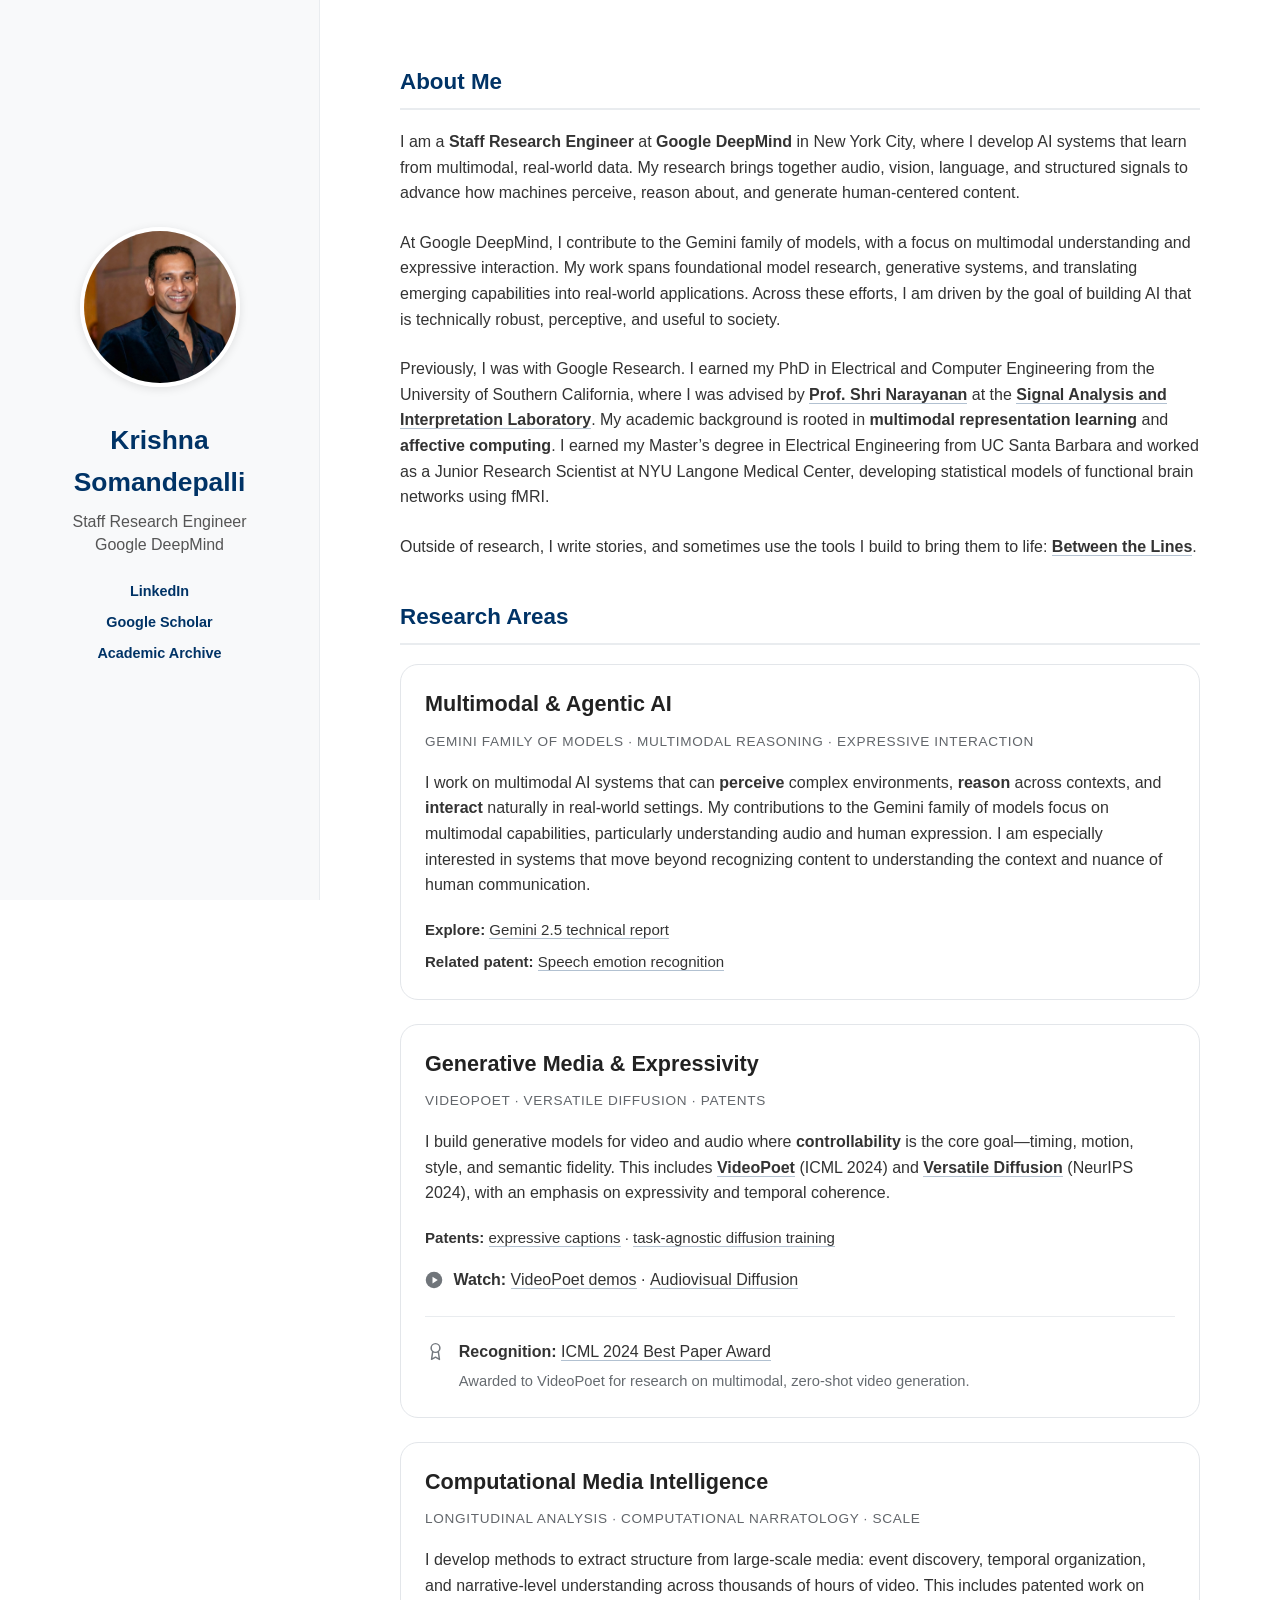
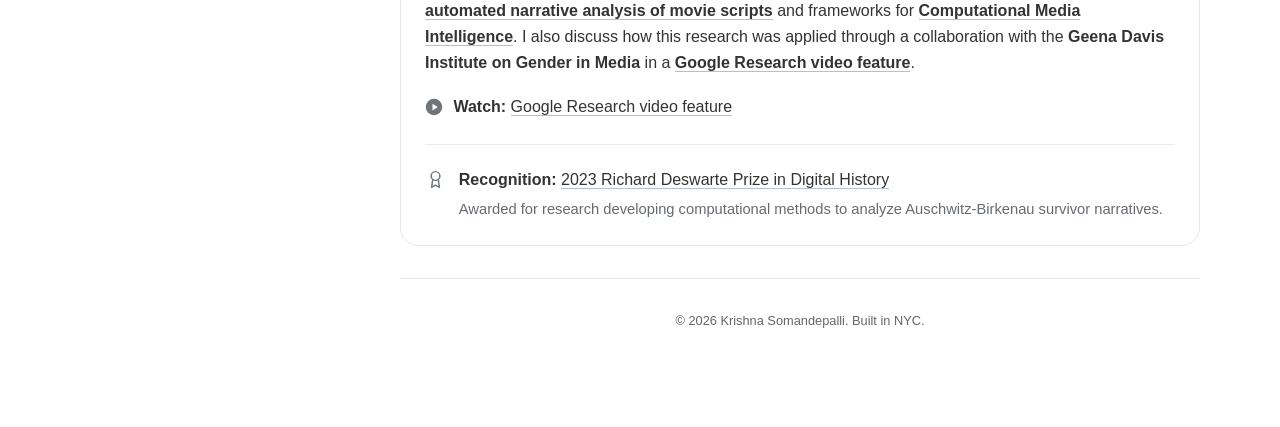
<file: index.html>
<!DOCTYPE html>
<html lang="en">
<head>
    <meta charset="UTF-8">
    <meta name="viewport" content="width=device-width, initial-scale=1.0">
    <meta name="description" content="Researcher at Google DeepMind working on multimodal AI, expressive audio, generative media, and human-centered machine learning.">
    <link rel="canonical" href="https://krishnasomandepalli.com/">
    <meta property="og:title" content="Krishna Somandepalli, PhD | Google DeepMind">
    <meta property="og:description" content="Researcher at Google DeepMind working on multimodal AI, expressive audio, generative media, and human-centered machine learning.">
    <meta property="og:image" content="https://krishnasomandepalli.com/IMG_2799.jpeg">
    <meta property="og:image:alt" content="Portrait of Krishna Somandepalli">
    <meta property="og:url" content="https://krishnasomandepalli.com/">
    <meta property="og:type" content="profile">
    <meta name="twitter:card" content="summary">
    <meta name="twitter:title" content="Krishna Somandepalli, PhD | Google DeepMind">
    <meta name="twitter:description" content="Research in multimodal AI, expressive audio, generative media, and human-centered machine learning.">
    <meta name="twitter:image" content="https://krishnasomandepalli.com/IMG_2799.jpeg">
    <meta name="theme-color" content="#003366">
    <link rel="icon" type="image/jpeg" href="IMG_2799.jpeg">
    <title>Krishna Somandepalli, PhD | Google DeepMind</title>
    <script type="application/ld+json">
    {
      "@context": "https://schema.org",
      "@type": "ProfilePage",
      "@id": "https://krishnasomandepalli.com/#profile",
      "url": "https://krishnasomandepalli.com/",
      "name": "Krishna Somandepalli — Research Profile",
      "description": "Research profile of Krishna Somandepalli, Staff Research Engineer at Google DeepMind.",
      "mainEntity": {
        "@type": "Person",
        "@id": "https://krishnasomandepalli.com/#krishna-somandepalli",
        "name": "Krishna Somandepalli",
        "givenName": "Krishna",
        "familyName": "Somandepalli",
        "honorificSuffix": "PhD",
        "jobTitle": "Staff Research Engineer",
        "worksFor": {
          "@type": "Organization",
          "name": "Google DeepMind",
          "url": "https://deepmind.google/"
        },
        "url": "https://krishnasomandepalli.com/",
        "image": "https://krishnasomandepalli.com/IMG_2799.jpeg",
        "description": "Staff Research Engineer at Google DeepMind working on multimodal AI, expressive interaction, generative media, and computational media intelligence.",
        "alumniOf": [
          {
            "@type": "CollegeOrUniversity",
            "name": "University of Southern California",
            "url": "https://www.usc.edu/"
          },
          {
            "@type": "CollegeOrUniversity",
            "name": "University of California, Santa Barbara",
            "url": "https://www.ucsb.edu/"
          }
        ],
        "knowsAbout": [
          "Multimodal AI",
          "Multimodal machine learning",
          "Affective computing",
          "Audio understanding",
          "Speech emotion recognition",
          "Generative video",
          "Audiovisual diffusion",
          "Computational media intelligence"
        ],
        "sameAs": [
          "https://www.linkedin.com/in/krishna-somandepalli-38827912/",
          "https://scholar.google.com/citations?user=ih4OLKoAAAAJ",
          "https://research.google/people/107003/",
          "https://sail.usc.edu/~somandep/"
        ]
      }
    }
    </script>
    <style>
    :root {
            /* BRANDING COLORS */
            --accent-color: #003366; /* Deep Navy (Primary) */
            --link-hover: #800020; /* Burgundy for hover */
            --bg-color: #ffffff;
            --text-color: #333333;
            --sidebar-bg: #f8f9fa; 
            --border-color: #e9ecef;
        }
        *, *::before, *::after { box-sizing: border-box; }

        body {
            background-color: var(--bg-color);
            font-family: -apple-system, BlinkMacSystemFont, "Segoe UI", Roboto, Helvetica, Arial, sans-serif;
            margin: 0;
            padding: 0;
            color: var(--text-color);
            line-height: 1.6;
        }

        /* LAYOUT: Two Columns (Sidebar + Main) */
        .wrapper {
            display: flex;
            min-height: 100vh;
            flex-direction: column;
        }

        /* SIDEBAR (Left) */
        .sidebar {
            background-color: var(--sidebar-bg);
            padding: 3rem 2rem;
            text-align: center;
            border-bottom: 1px solid var(--border-color);
        }

        .profile-pic {
            width: 180px;
            height: 180px;
            border-radius: 50%;
            object-fit: cover;
            border: 4px solid #fff;
            box-shadow: 0 2px 10px rgba(0,0,0,0.1);
            margin-bottom: 1.5rem;
        }

        .sidebar h1 {
            font-size: 1.65rem;
            margin: 0.5rem 0;
            color: var(--accent-color);
            font-weight: 700;
        }

        .sidebar .role-title {
            font-size: 1rem;
            font-weight: 500;
            color: #555;
            margin: 0 0 1.5rem 0;
            line-height: 1.4;
            text-align: center;
        }

        .contact-links a {
            display: block;
            margin-bottom: 0.5rem;
            color: var(--accent-color);
            text-decoration: none;
            font-weight: 600;
            font-size: 0.9rem;
        }

        .contact-links a:hover { text-decoration: underline; }

        /* MAIN CONTENT (Right) */
        .main-content {
            flex: 1;
            min-width: 0;
            width: 100%;
            padding: 3rem 2rem;
            max-width: 960px;
        }
        /* Understated links with burgundy interactive states */
        .main-content a {
            color: var(--text-color); /* Keeps text dark/readable */
            text-decoration: none;
            font-weight: 600;
            border-bottom: 1px solid rgba(0, 51, 102, 0.3); /* Subtle navy underline */
            transition: color 0.2s ease, border-color 0.2s ease, background-color 0.2s ease;
        }

        .main-content a:hover {
            color: var(--link-hover); /* Burgundy Text */
            border-bottom-color: var(--link-hover); /* Burgundy underline */
            background-color: rgba(128, 0, 32, 0.05); /* Very faint burgundy highlight */
        }

        /* Keep sidebar links clean (No underline by default) */
        .contact-links a {
            border-bottom: none; 
        }

        .contact-links a:hover { 
            color: var(--link-hover);
            text-decoration: underline; 
            background-color: transparent; /* No background box for sidebar */
        }
        
        .section-heading {
            color: var(--accent-color);
            border-bottom: 2px solid var(--border-color);
            padding-bottom: 0.5rem;
            margin: 2.5rem 0 1.2rem;
            font-size: 1.4rem;
        }

        .section-heading:first-child { margin-top: 0; }

        .main-content p { margin-bottom: 1.5rem; text-align: left; }

        /* Research portfolio: one restrained card system across all three areas */
        .research-area {
            box-sizing: border-box;
            padding: 1.5rem;
            margin-bottom: 1.5rem;
            background: #fff;
            border: 1px solid #e3e6ea;
            border-radius: 18px;
        }

        .area-title {
            font-weight: 700;
            color: #222;
            font-size: 1.35rem;
            line-height: 1.35;
            margin: 0 0 0.75rem;
        }

        .area-tags {
            color: #62666b;
            font-size: 0.85rem;
            font-weight: 500;
            text-transform: uppercase;
            letter-spacing: 0.05em;
            margin-bottom: 1.1rem;
        }

        .research-area > p {
            margin-top: 0;
            margin-bottom: 1.2rem;
        }

        .research-area .resource-links {
            line-height: 1.7;
            font-size: 0.94rem;
        }

        .research-area .resource-links > div + div { margin-top: 0.4rem; }

        .research-area .watch-row {
            display: flex;
            align-items: flex-start;
            gap: 0.65rem;
            margin-top: 1rem;
            line-height: 1.6;
        }

        .research-area .watch-icon {
            width: 18px;
            height: 18px;
            margin-top: 0.25rem;
            flex-shrink: 0;
            display: block;
        }

        .research-area .watch-icon circle { fill: #70757a; }
        .research-area .watch-icon path { fill: #ffffff; }

        .research-area .recognition {
            display: flex;
            align-items: flex-start;
            gap: 0.8rem;
            border-top: 1px solid var(--border-color);
            padding-top: 1.35rem;
            margin-top: 1.5rem;
        }

        .research-area .recognition-icon {
            flex-shrink: 0;
            width: 21px;
            height: 21px;
            margin-top: 0.15rem;
            fill: none;
            stroke: #72777d;
            stroke-width: 1.7;
            stroke-linecap: round;
            stroke-linejoin: round;
        }

        .research-area .recognition-description {
            margin: 0.35rem 0 0;
            font-size: 0.92rem;
            line-height: 1.55;
            color: #666b70;
            overflow-wrap: anywhere;
        }

        .research-area .watch-row a,
        .research-area .recognition a,
        .research-area .resource-links a {
            font-weight: 500;
        }

        @media (max-width: 599px) {
            .research-area {
                margin-left: -1.25rem;
                margin-right: -1.25rem;
                padding: 1.25rem;
            }
            .research-area .area-title { font-size: 1.2rem; }
        }

        /* Footer */
        .mobile-footer {
            text-align: center;
            padding: 2rem;
            font-size: 0.8rem;
            color: #666;
            margin-top: 2rem;
            border-top: 1px solid var(--border-color);
        }

        /* DESKTOP VIEW */
        @media (min-width: 900px) {
            .wrapper { flex-direction: row; }
            .sidebar {
                width: 320px;
                flex-shrink: 0;
                text-align: left;
                height: 100vh;
                position: sticky;
                top: 0;
                border-right: 1px solid var(--border-color);
                border-bottom: none;
                display: flex;
                flex-direction: column;
                justify-content: center;
            }
            .profile-pic {
                width: 160px;
                height: 160px;
                margin: 0 auto 1.5rem auto;
                display: block;
            }
            .sidebar h1, .sidebar .role-title, .contact-links { text-align: center; }
            .main-content { padding: 4rem 5rem; }
        }

        @media (min-width: 900px) and (max-width: 1150px) {
            .main-content { padding: 3rem 2.5rem; }
        }

        .main-content a:focus-visible,
        .contact-links a:focus-visible {
            outline: 2px solid var(--accent-color);
            outline-offset: 4px;
            border-radius: 2px;
        }

        @media (prefers-reduced-motion: reduce) {
            .main-content a { transition: none; }
        }
    </style>
</head>
<body>
<div class="wrapper">
    <aside class="sidebar">
        <img src="IMG_2799.jpeg" alt="Krishna Somandepalli" class="profile-pic" width="180" height="180" decoding="async" fetchpriority="high">
        <h1>Krishna Somandepalli</h1>
        <p class="role-title">Staff Research Engineer<br>Google DeepMind</p>
        <nav class="contact-links" aria-label="Professional profiles">
            <a href="https://www.linkedin.com/in/krishna-somandepalli-38827912" target="_blank" rel="noopener noreferrer">LinkedIn</a>
            <a href="https://scholar.google.com/citations?hl=en&amp;user=ih4OLKoAAAAJ&amp;view_op=list_works" target="_blank" rel="noopener noreferrer">Google Scholar</a>
            <a href="https://sail.usc.edu/~somandep/" target="_blank" rel="noopener noreferrer">Academic Archive</a>
        </nav>
    </aside>

    <main class="main-content">
        <h2 class="section-heading">About Me</h2>
        <p>
            I am a <strong>Staff Research Engineer</strong> at <strong>Google DeepMind</strong> in New York City, where I develop AI systems that learn from multimodal, real-world data. My research brings together audio, vision, language, and structured signals to advance how machines perceive, reason about, and generate human-centered content.
        </p>
        <p>
            At Google DeepMind, I contribute to the Gemini family of models, with a focus on multimodal understanding and expressive interaction. My work spans foundational model research, generative systems, and translating emerging capabilities into real-world applications. Across these efforts, I am driven by the goal of building AI that is technically robust, perceptive, and useful to society.
        </p>
        <p>
            Previously, I was with Google Research. I earned my PhD in Electrical and Computer Engineering from the University of Southern California, where I was advised by <a href="https://viterbi.usc.edu/directory/faculty/Narayanan/Shrikanth">Prof. Shri Narayanan</a> at the <a href="https://sail.usc.edu/">Signal Analysis and Interpretation Laboratory</a>. My academic background is rooted in <strong>multimodal representation learning</strong> and <strong>affective computing</strong>. I earned my Master’s degree in Electrical Engineering from UC Santa Barbara and worked as a Junior Research Scientist at NYU Langone Medical Center, developing statistical models of functional brain networks using fMRI.
        </p>
        <p>
            Outside of research, I write stories, and sometimes use the tools I build to bring them to life: <a href="/between-the-lines/">Between the Lines</a>.
        </p>

        <h2 class="section-heading">Research Areas</h2>
        <section class="research-area" aria-labelledby="multimodal-heading">
            <h3 class="area-title" id="multimodal-heading">Multimodal &amp; Agentic AI</h3>
            <div class="area-tags">Gemini Family of Models &middot; Multimodal Reasoning &middot; Expressive Interaction</div>
            <p>
                I work on multimodal AI systems that can <strong>perceive</strong> complex environments, <strong>reason</strong> across contexts, and <strong>interact</strong> naturally in real-world settings. My contributions to the Gemini family of models focus on multimodal capabilities, particularly understanding audio and human expression. I am especially interested in systems that move beyond recognizing content to understanding the context and nuance of human communication.
            </p>
            <div class="resource-links">
                <div><strong>Explore:</strong> <a href="https://arxiv.org/abs/2507.06261">Gemini 2.5 technical report</a></div>
                <div><strong>Related patent:</strong> <a href="https://patents.google.com/patent/US20250061917A1/en">Speech emotion recognition</a></div>
            </div>
        </section>

        <section class="research-area" aria-labelledby="generative-heading">
            <h3 class="area-title" id="generative-heading">Generative Media &amp; Expressivity</h3>
            <div class="area-tags">VideoPoet &middot; Versatile Diffusion &middot; Patents</div>
            <p>
                I build generative models for video and audio where <strong>controllability</strong> is the core goal—timing, motion, style, and semantic fidelity. This includes <a href="https://arxiv.org/abs/2312.14125">VideoPoet</a> (ICML 2024) and <a href="https://proceedings.neurips.cc/paper_files/paper/2024/file/15f4cefb0e143c7ad9d40e879b0a9d0c-Paper-Conference.pdf">Versatile Diffusion</a> (NeurIPS 2024), with an emphasis on expressivity and temporal coherence.
            </p>
            <div class="resource-links">
                <strong>Patents:</strong> <a href="https://patents.google.com/patent/US20250349298A1/en">expressive captions</a> &middot; <a href="https://patents.google.com/patent/US20250252305A1/en">task-agnostic diffusion training</a>
            </div>
            <div class="watch-row">
                <svg class="watch-icon" viewBox="0 0 24 24" aria-hidden="true" focusable="false">
                    <circle cx="12" cy="12" r="11"></circle>
                    <path d="M10 7.5 17 12l-7 4.5z"></path>
                </svg>
                <span><strong>Watch:</strong> <a href="https://sites.research.google/videopoet/">VideoPoet demos</a> &middot; <a href="https://avdit2024.github.io/">Audiovisual Diffusion</a></span>
            </div>
            <div class="recognition">
                <svg class="recognition-icon" viewBox="0 0 24 24" aria-hidden="true" focusable="false">
                    <circle cx="12" cy="8" r="5"></circle>
                    <path d="m8.8 12-1.3 9 4.5-2.5 4.5 2.5-1.3-9"></path>
                </svg>
                <div>
                    <strong>Recognition:</strong> <a href="https://icml.cc/virtual/2024/awards_detail">ICML 2024 Best Paper Award</a>
                    <p class="recognition-description">Awarded to VideoPoet for research on multimodal, zero-shot video generation.</p>
                </div>
            </div>
        </section>

        <section class="research-area" aria-labelledby="media-heading">
            <h3 class="area-title" id="media-heading">Computational Media Intelligence</h3>
            <div class="area-tags">Longitudinal Analysis &middot; Computational Narratology &middot; Scale</div>
            <p>
                I develop methods to extract structure from large-scale media: event discovery, temporal organization, and narrative-level understanding across thousands of hours of video. This includes patented work on <a href="https://patents.google.com/patent/US11775765B2/en">automated narrative analysis of movie scripts</a> and frameworks for <a href="https://ieeexplore.ieee.org/abstract/document/9319168">Computational Media Intelligence</a>. I also discuss how this research was applied through a collaboration with the <strong>Geena Davis Institute on Gender in Media</strong> in a <a href="https://youtu.be/2EDiHryKwwE">Google Research video feature</a>.
            </p>
            <div class="watch-row">
                <svg class="watch-icon" viewBox="0 0 24 24" aria-hidden="true" focusable="false">
                    <circle cx="12" cy="12" r="11"></circle>
                    <path d="M10 7.5 17 12l-7 4.5z"></path>
                </svg>
                <span><strong>Watch:</strong> <a href="https://youtu.be/2EDiHryKwwE">Google Research video feature</a></span>
            </div>
            <div class="recognition">
                <svg class="recognition-icon" viewBox="0 0 24 24" aria-hidden="true" focusable="false">
                    <circle cx="12" cy="8" r="5"></circle>
                    <path d="m8.8 12-1.3 9 4.5-2.5 4.5 2.5-1.3-9"></path>
                </svg>
                <div>
                    <strong>Recognition:</strong> <a href="https://ihrdighist.blogs.sas.ac.uk/2023/10/2023-richard-deswarte-prize-in-digital-history/">2023 Richard Deswarte Prize in Digital History</a>
                    <p class="recognition-description">Awarded for research developing computational methods to analyze Auschwitz-Birkenau survivor narratives.</p>
                </div>
            </div>
        </section>
        <footer class="mobile-footer">&copy; 2026 Krishna Somandepalli. Built in NYC.</footer>
    </main>
</div>
</body>
</html>
</file>
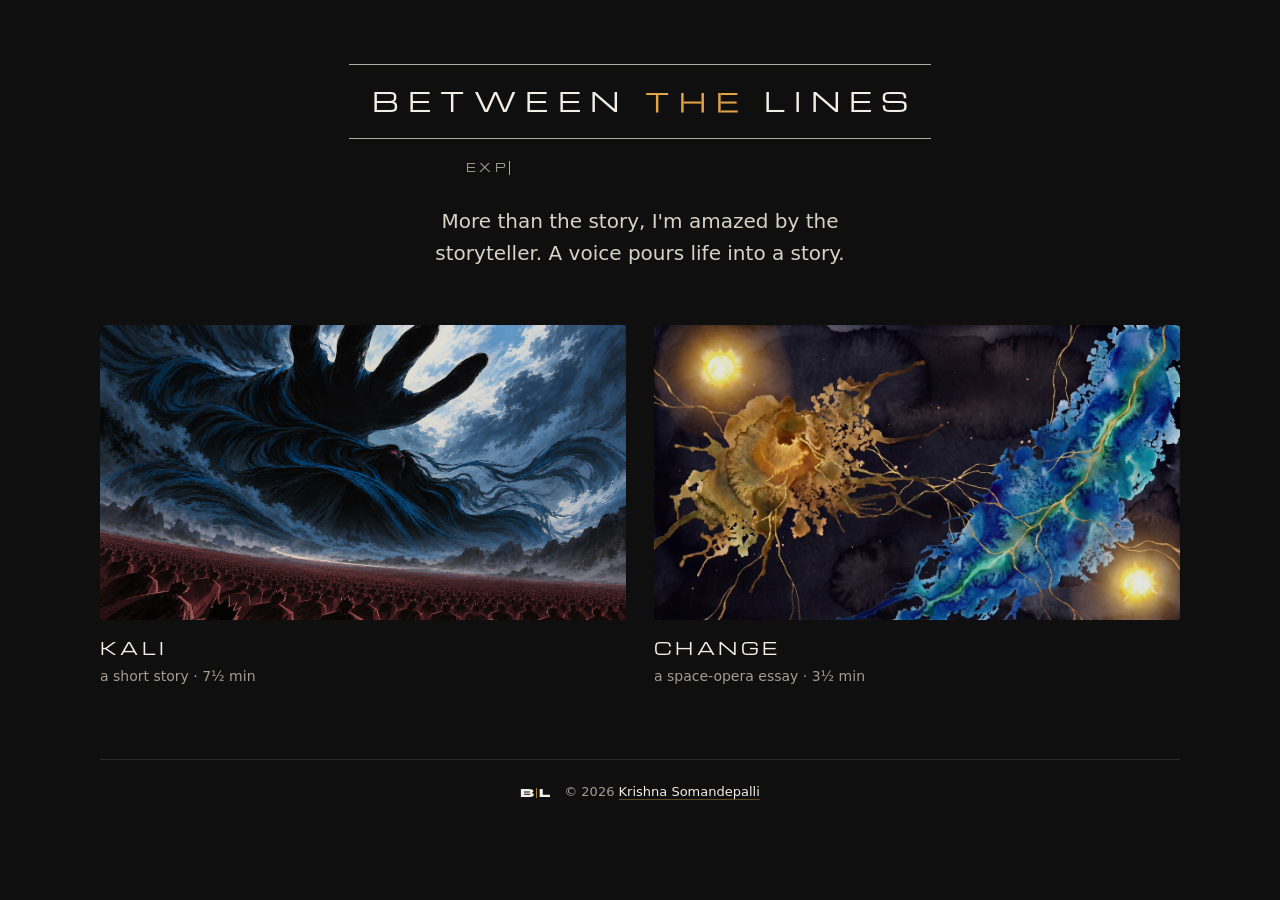
<file: between-the-lines/index.html>
<!doctype html>
<html lang="en">
<head>
<meta charset="utf-8">
<meta name="viewport" content="width=device-width, initial-scale=1, viewport-fit=cover">
<title>Between the Lines · Krishna Somandepalli</title>
<meta name="description" content="Experiments in storytelling by Krishna Somandepalli.">
<meta name="author" content="Krishna Somandepalli">
<link rel="canonical" href="https://krishnasomandepalli.com/between-the-lines/">
<link rel="icon" href="assets/mark.svg" type="image/svg+xml">
<meta name="theme-color" content="#0f0f0f">
<meta property="og:type" content="website">
<meta property="og:title" content="Between the Lines">
<meta property="og:description" content="Experiments in storytelling by Krishna Somandepalli.">
<meta property="og:url" content="https://krishnasomandepalli.com/between-the-lines/">
<meta property="og:image" content="https://krishnasomandepalli.com/between-the-lines/assets/share.jpg">
<meta name="twitter:card" content="summary_large_image">
<link rel="preload" href="assets/fonts/michroma.woff" as="font" type="font/woff" crossorigin>
<style>
/* Between the Lines. The mark: the name in Michroma, wide and spaced, held between two rules, with "the" in lamp gold.
   The B|L monogram (Syne ExtraBold outlines, gold bar) is the icon and signs the footer. Night ground, as in the films. */
@font-face{font-family:"Michroma";font-display:swap;src:url("assets/fonts/michroma.woff") format("woff")}
:root{
  --night:#0f0f0f;
  --ink:#f3efe7;
  --dim:#a39d92;
  --gold:#e2a446;
  --rule:rgba(243,239,231,.7);
  --hair:#2b2a28;
  --f-mark:"Michroma",system-ui,sans-serif;
  --f-text:system-ui,-apple-system,"Segoe UI",Roboto,Helvetica,Arial,sans-serif;
  color-scheme:dark;
}
*,*::before,*::after{box-sizing:border-box}
html{background:var(--night)}
body{margin:0;background:var(--night);color:var(--ink);font-family:var(--f-text);line-height:1.6;
  padding:calc(64px + env(safe-area-inset-top,0px)) max(24px,env(safe-area-inset-right,0px)) calc(40px + env(safe-area-inset-bottom,0px)) max(24px,env(safe-area-inset-left,0px))}
main{max-width:1080px;margin:0 auto}

header{text-align:center}
/* The mark scales with the screen so it never wraps: its width is about 22 of its own letters. */
.mark{display:inline-block;font-size:clamp(12px,calc((100vw - 48px) / 23),26px);margin:0}
.mark::before,.mark::after{content:"";display:block;height:1px;background:var(--rule)}
.mark span{display:block;white-space:nowrap;font:400 1em/1 var(--f-mark);letter-spacing:.36em;text-transform:uppercase;
  padding:.9em .5em .9em calc(.5em + .36em)}
/* "THE" is drawn, not typeset: Michroma's own T, H and E (their outlines are rectangles; these are those
   rectangles, at the same advance and spacing as the letters around them), so the bars can move. The T's bar,
   the H's bar and the E's middle bar rise and fall in turn, like the dots of someone typing: each on its own
   slow rhythm (1.7, 2.1, 2.5 s) and height, so the three drift in and out of step and never repeat exactly. */
.mark .the{width:3.9570em;height:0.75em;vertical-align:baseline;fill:var(--gold);overflow:visible}
.mark .the .b{animation:bob 1.7s cubic-bezier(.37,0,.63,1) 0s infinite alternate;--lift:-230px}
.mark .the .b2{--lift:-185px;animation-duration:2.1s;animation-delay:-.55s}
.mark .the .b3{--lift:-210px;animation-duration:2.5s;animation-delay:-1.15s}
@keyframes bob{from{transform:translateY(0);opacity:1}to{transform:translateY(var(--lift));opacity:.66}}
@media (prefers-reduced-motion:reduce){.mark .the .b{animation:none}}
.kind{margin:22px 0 0;white-space:nowrap;font:400 clamp(9px,calc((100vw - 48px) / 34),11px)/1 var(--f-mark);letter-spacing:.3em;text-transform:uppercase;color:var(--dim)}
.line{margin:30px auto 0;max-width:34ch;font-size:clamp(17px,2vw,20px);font-weight:300;line-height:1.6;color:#d8d2c7;text-wrap:balance}

.stories{list-style:none;margin:56px 0 0;padding:0;display:grid;gap:40px 28px;grid-template-columns:minmax(0,1fr)}
@media (min-width:760px){.stories{grid-template-columns:repeat(2,minmax(0,1fr))}}
.story a{display:block;color:inherit;text-decoration:none}
.story .pic{display:block;aspect-ratio:16/9;overflow:hidden;border-radius:2px;background:#000}
.story img{display:block;width:100%;height:100%;object-fit:cover;filter:brightness(.9);transition:transform 1.2s cubic-bezier(.2,.7,.2,1),filter 1.2s ease}
.story a:hover img,.story a:focus-visible img{transform:scale(1.025);filter:brightness(1)}
.story h2{margin:18px 0 0;font:400 17px/1.2 var(--f-mark);letter-spacing:.2em;text-transform:uppercase;transition:color .2s ease}
.story a:hover h2,.story a:focus-visible h2{color:var(--gold)}
.story p{margin:6px 0 0;font-size:14px;color:var(--dim)}
.story a:focus-visible{outline:1px solid var(--gold);outline-offset:8px}

footer{margin-top:72px;padding-top:22px;border-top:1px solid var(--hair);display:flex;align-items:center;justify-content:center;gap:14px;font-size:13px;color:var(--dim)}
footer svg{width:30px;height:auto;display:block}
footer a{color:var(--ink);text-decoration:none;border-bottom:1px solid rgba(226,164,70,.4);transition:color .2s ease,border-color .2s ease}
footer a:hover{color:var(--gold);border-bottom-color:var(--gold)}
/* The subtitle types itself out, slow at first and quickening, a gold caret after the last key struck.
   The untyped rest is laid out but hidden, so the line never shifts. Without script, or with reduced motion, it simply shows. */
.kind .rest{visibility:hidden}
.kind .caret{display:inline-block;width:0;height:1.25em;margin-right:-1px;vertical-align:-.2em;border-left:1px solid var(--gold)}
.kind .caret.done{animation:blink 1.1s steps(1) 3 forwards}
@keyframes blink{0%{opacity:1}50%{opacity:0}100%{opacity:0}}
@media (prefers-reduced-motion:reduce){.story img,.story h2{transition:none}}
</style>
</head>
<body>
<main>
  <header>
    <h1 class="mark" aria-label="Between the Lines"><span>Between <svg class="the" viewBox="0 0 8103.84 1536" aria-hidden="true"><rect class="b b1" x="94" y="0" width="1728" height="160"/><rect x="862" y="160" width="192" height="1376"/><rect x="2849.28" y="0" width="192" height="1536"/><rect x="4449.28" y="0" width="192" height="1536"/><rect class="b b2" x="3041.28" y="672" width="1408" height="160"/><rect x="5766.56" y="0" width="192" height="1536"/><rect x="5958.56" y="0" width="1316" height="160"/><rect class="b b3" x="5958.56" y="672" width="1261" height="160"/><rect x="5958.56" y="1376" width="1344" height="160"/></svg> Lines</span></h1>
    <p class="kind">experiments in storytelling</p>
    <p class="line">More than the story, I'm amazed by the storyteller. A voice pours life into a story.</p>
  </header>
  <script>
  (() => {
    // type "experiments in storytelling": each keystroke a little quicker than the last
    const el = document.querySelector(".kind");
    if (!el || matchMedia("(prefers-reduced-motion: reduce)").matches) return;
    const text = el.textContent;
    el.setAttribute("aria-label", text);
    const typed = document.createElement("span");
    const caret = document.createElement("span");
    const rest = document.createElement("span");
    caret.className = "caret"; rest.className = "rest"; rest.textContent = text;
    for (const s of [typed, caret, rest]) s.setAttribute("aria-hidden", "true");
    el.replaceChildren(typed, caret, rest);
    let n = 0, t = 260;                  // first keystroke 260 ms, each next 3% quicker, to a floor of 130 ms
    const key = () => {
      n++;
      typed.textContent = text.slice(0, n);
      rest.textContent = text.slice(n);
      if (n < text.length) { setTimeout(key, t); t = Math.max(130, t * 0.97); }
      else caret.classList.add("done");  // blink three times, then go
    };
    setTimeout(key, 500);
  })();
  </script>
  <ul class="stories">
    <li class="story">
      <a href="kali/">
        <span class="pic"><img src="assets/kali.jpg" width="1200" height="675" alt="Kali's dark hand spread across the sky above an army of kings"></span>
        <h2>KALI</h2>
        <p>a short story · 7½ min</p>
      </a>
    </li>
    <li class="story">
      <a href="change/">
        <span class="pic"><img src="assets/change.jpg" width="1200" height="675" alt="Two worlds painted in gold and blue under two yellow suns" loading="lazy"></span>
        <h2>Change</h2>
        <p>a space-opera essay · 3½ min</p>
      </a>
    </li>
  </ul>
  <footer>
    <svg viewBox="0 -78 2423 806" aria-hidden="true"><g fill="#f3efe7"><path d="M70 650V10H700Q894 10 986.0 48.0Q1078 86 1078 180Q1078 240 1038.5 272.0Q999 304 925.5 316.5Q852 329 749 332L757 324Q832 324 896.0 328.0Q960 332 1008.0 346.0Q1056 360 1083.0 389.0Q1110 418 1110 469Q1110 531 1066.0 571.0Q1022 611 941.0 630.5Q860 650 750 650ZM320 462H750Q803 462 826.5 452.0Q850 442 850 420Q850 405 839.5 396.0Q829 387 807.0 382.5Q785 378 750 378H320ZM320 282H708Q761 282 784.5 272.0Q808 262 808 240Q808 217 784.5 207.5Q761 198 708 198H320Z"/><path d="M1840 10V460H2423V650H1590V10Z"/></g><rect x="1300" y="-78" width="60" height="806" fill="#e2a446"/></svg>
    <span>&copy; 2026 <a href="/">Krishna Somandepalli</a></span>
  </footer>
</main>
</body>
</html>
</file>
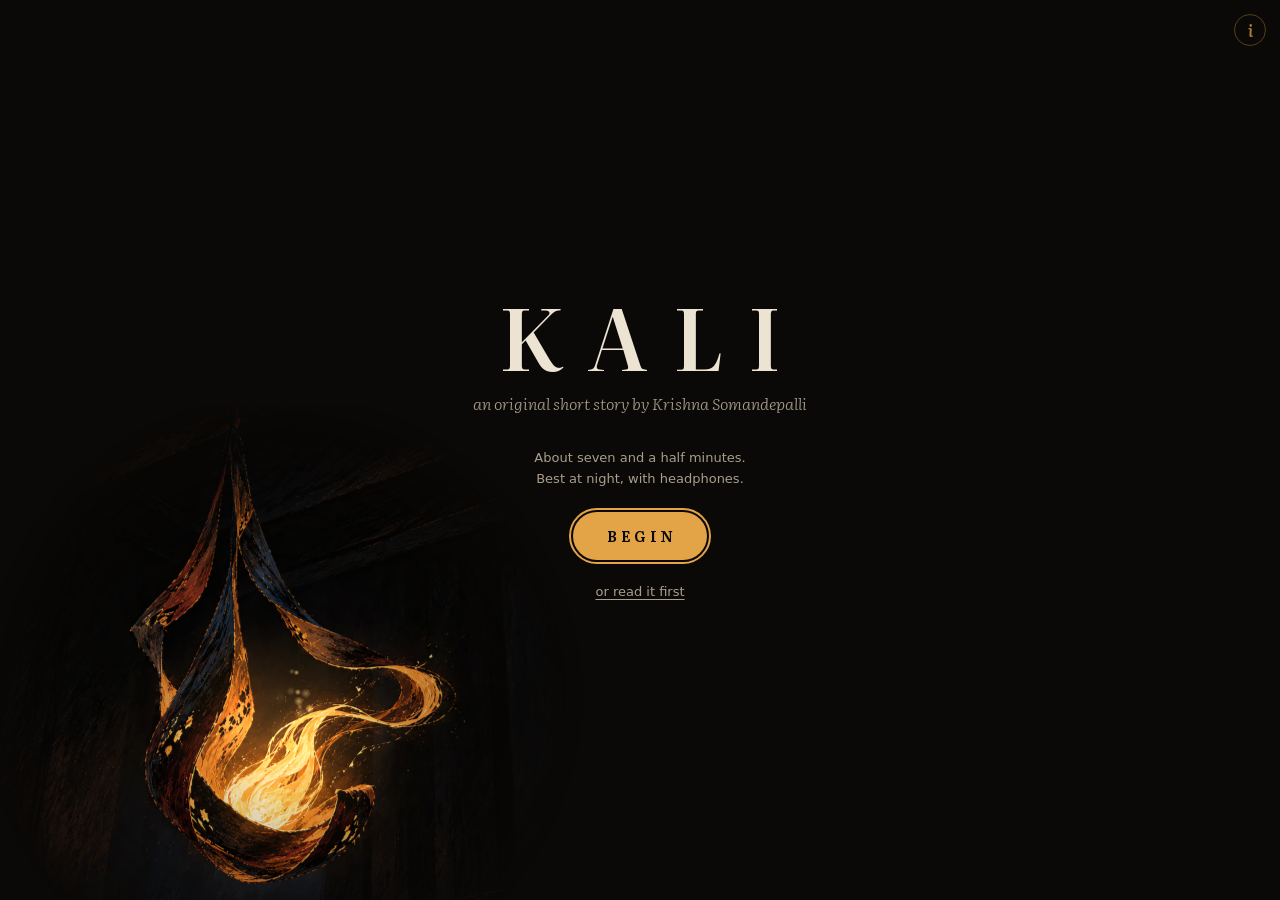
<file: between-the-lines/kali-4k/index.html>
<!doctype html>
<html lang="en">
<head>
<meta charset="utf-8">
<meta name="robots" content="noindex">
<title>KALI · Between the Lines</title>
<link rel="canonical" href="https://krishnasomandepalli.com/between-the-lines/kali/">
<meta http-equiv="refresh" content="0; url=../kali/">
<script>location.replace("../kali/" + location.search);</script>
</head>
<body style="background:#0b0907;color:#ece3d3;font-family:Georgia,serif">
<p>KALI is now at <a href="../kali/" style="color:#e2a446">/between-the-lines/kali/</a>.</p>
</body>
</html>
</file>
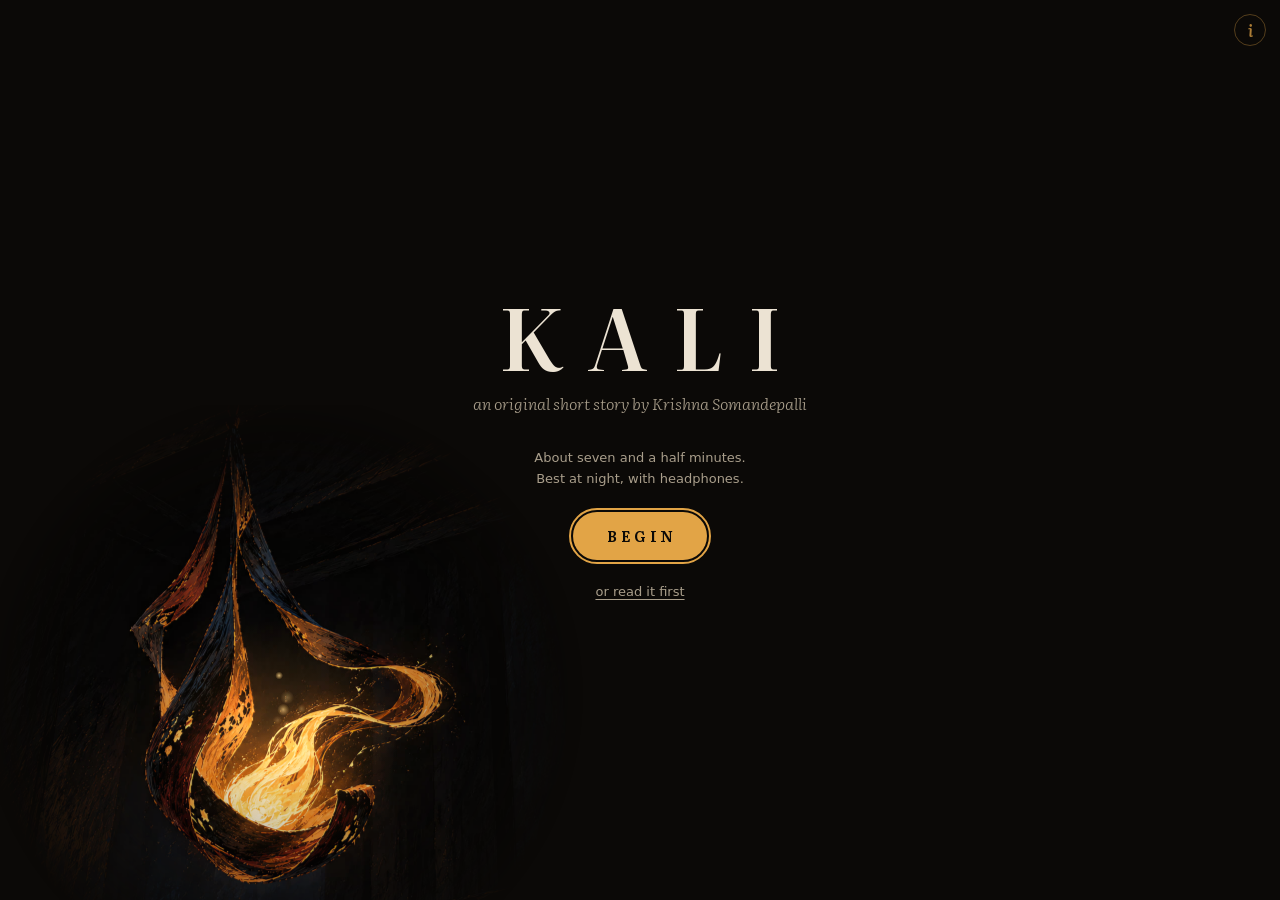
<file: between-the-lines/kali/index.html>
<!doctype html>
<html lang="en">
<head>
<meta charset="utf-8">
<meta name="viewport" content="width=device-width, initial-scale=1, viewport-fit=cover">
<title>KALI · Between the Lines</title>
<meta name="description" content="KALI, a short story by Krishna Somandepalli, told as a night film.">
<meta name="author" content="Krishna Somandepalli">
<link rel="canonical" href="https://krishnasomandepalli.com/between-the-lines/kali/">
<meta name="theme-color" content="#0b0907">
<meta property="og:type" content="video.other">
<meta property="og:title" content="KALI">
<meta property="og:description" content="KALI, a short story by Krishna Somandepalli, told as a night film.">
<meta property="og:url" content="https://krishnasomandepalli.com/between-the-lines/kali/">
<meta property="og:image" content="https://krishnasomandepalli.com/between-the-lines/kali/assets/share.jpg">
<meta name="twitter:card" content="summary_large_image">
<link rel="preload" href="assets/fonts/literata-latin-normal.woff" as="font" type="font/woff" crossorigin>
<link rel="preload" href="assets/img/01-00.jpg" as="image">
</head>
<body>
<style>
/* KALI, the night film. One portrait stage, centred; overlays are quiet and get out of the way.
   Single night look by design (it is a film at night), so the page sets every colour itself. */
@font-face{font-family:"Literata";font-style:normal;font-weight:200 900;font-display:swap;src:url("assets/fonts/literata-latin-normal.woff") format("woff")}
@font-face{font-family:"Literata";font-style:italic;font-weight:200 900;font-display:swap;src:url("assets/fonts/literata-latin-italic.woff") format("woff")}
:root{
  --night:#0b0907;
  --ink:#ece3d3;
  --dim:#a99e8b;
  --lamp:#e2a446;
  --glass:rgba(11,9,7,.58);
  --line:rgba(236,227,211,.24);
  --f-text:"Literata",Georgia,"Times New Roman",serif;
  --f-ui:system-ui,-apple-system,"Segoe UI",Roboto,sans-serif;
  color-scheme:dark;
}
html,body{height:100%;background:var(--night);color:var(--ink)}
body{margin:0;overflow:hidden;font-family:var(--f-text);-webkit-tap-highlight-color:transparent}
[hidden]{display:none!important}
.sr{position:absolute;width:1px;height:1px;margin:-1px;overflow:hidden;clip:rect(0 0 0 0);white-space:nowrap;border:0}
.room{position:fixed;inset:0;display:grid;place-items:center;background:var(--night)}
.ambient{position:absolute;inset:-6%;background-size:cover;background-position:center;filter:blur(38px) brightness(.3) saturate(.9);opacity:.9;transition:background-image 1.6s ease}
.stage{position:relative;height:100%;max-height:100dvh;aspect-ratio:941/1672;max-width:100vw;overflow:hidden;overflow:clip;background:#000;user-select:none;-webkit-user-select:none;touch-action:manipulation}
@media (max-aspect-ratio:941/1672){.stage{width:100vw;height:auto;min-height:100%;aspect-ratio:auto}}

/* the picture: one canvas, drawn on the GPU */
#film{position:absolute;inset:0;width:100%;height:100%;display:block}
.shade{position:absolute;inset:0;pointer-events:none;background:linear-gradient(to bottom,rgba(0,0,0,.55) 0,rgba(0,0,0,0) 16%,rgba(0,0,0,0) 62%,rgba(0,0,0,.72) 100%);transition:opacity .5s ease}

/* top: progress, grouped by the five movements */
.top{position:absolute;left:0;right:0;top:0;padding:calc(10px + env(safe-area-inset-top,0px)) max(12px,env(safe-area-inset-right,0px)) 0 max(12px,env(safe-area-inset-left,0px));display:grid;gap:9px;pointer-events:none}
.ticks{display:flex;gap:7px}
.mvt{display:flex;gap:2px;flex:var(--w) 1 0}
.tick{flex:var(--d) 1 0;height:2px;background:rgba(236,227,211,.22);border-radius:1px;overflow:hidden}
.tick i{display:block;height:100%;width:100%;background:var(--lamp);transform-origin:left;transform:scaleX(0)}
.label{font:500 12.5px/1 var(--f-text);font-variant:small-caps;letter-spacing:.12em;color:var(--dim);transition:opacity .9s ease;text-shadow:0 1px 6px rgba(0,0,0,.8)}
.label b{color:var(--lamp);font-weight:600;margin-right:.6em}

/* captions */
.cap{position:absolute;left:0;right:0;bottom:calc(92px + env(safe-area-inset-bottom,0px));padding:0 max(22px,env(safe-area-inset-right,0px)) 0 max(22px,env(safe-area-inset-left,0px));pointer-events:none;text-align:center;transition:transform .5s cubic-bezier(.2,.7,.2,1)}
.chrome-off .cap{transform:translateY(58px)}
.cap p{margin:0 auto;max-width:34ch;font:italic 300 15.5px/1.5 var(--f-text);color:var(--ink);text-wrap:balance;text-shadow:0 1px 10px rgba(0,0,0,.95),0 0 2px rgba(0,0,0,.9);transition:opacity .6s ease}

/* controls: a single bar, hidden while the film plays undisturbed */
.bar{position:absolute;left:0;right:0;bottom:0;padding:10px max(12px,env(safe-area-inset-right,0px)) calc(12px + env(safe-area-inset-bottom,0px)) max(12px,env(safe-area-inset-left,0px));display:grid;gap:8px;z-index:5;transition:opacity .45s ease,transform .45s cubic-bezier(.2,.7,.2,1)}
.chrome-off .bar{opacity:0;transform:translateY(12px);pointer-events:none}
.stage:not(.started) .bar,.stage:not(.started) .top{visibility:hidden}
.time{font:12px/1 var(--f-ui);color:var(--dim);font-variant-numeric:tabular-nums;text-shadow:0 1px 6px #000;display:flex;justify-content:space-between}
.buttons{display:flex;align-items:center;gap:6px}
.buttons .gap{flex:1}
.bar button{display:inline-grid;place-items:center;min-width:44px;height:44px;padding:0 12px;font:500 13px/1 var(--f-ui);color:var(--ink);background:var(--glass);border:1px solid var(--line);border-radius:22px;backdrop-filter:blur(8px);-webkit-backdrop-filter:blur(8px);cursor:pointer;font-variant-numeric:tabular-nums}
.bar button svg{width:18px;height:18px;fill:currentColor}
.bar button.play{min-width:52px}
.bar button[aria-pressed="true"]{border-color:var(--lamp);color:var(--lamp)}
button:focus-visible,a:focus-visible{outline:2px solid var(--lamp);outline-offset:2px}
.tapper{position:absolute;inset:0;z-index:2}

/* title card and credits */
.card{position:absolute;inset:0;z-index:8;display:grid;place-items:center;text-align:center;background:var(--night);padding:0 max(24px,env(safe-area-inset-right,0px)) 0 max(24px,env(safe-area-inset-left,0px));transition:opacity 1.6s ease}
.card.gone{opacity:0;pointer-events:none;visibility:hidden;transition:opacity 1.6s ease,visibility 0s 1.6s}
.card h1{font:600 clamp(48px,15vw,84px)/1 var(--f-text);font-variant:small-caps;letter-spacing:.3em;margin:0 0 0 .3em;color:var(--ink)}
.card .content{position:relative;z-index:1}
.lampscene{position:absolute;inset:0;width:100%;height:100%;display:block;pointer-events:none}
button.info{position:absolute;z-index:2;top:calc(14px + env(safe-area-inset-top,0px));right:max(14px,env(safe-area-inset-right,0px));width:32px;height:32px;min-width:32px;padding:0;border-radius:50%;border:1px solid rgba(226,164,70,.45);background:transparent;color:var(--lamp);font:italic 600 16px/1 var(--f-text);cursor:pointer;opacity:.75}
button.info:hover,button.info:focus-visible{opacity:1}
.bar button.info.bar-info{position:static;width:44px;height:44px;min-width:44px;border-radius:22px;background:var(--glass);border-color:var(--line);opacity:1}
.about{z-index:10}
.about .read-body p{max-width:34ch}
.about .how{font-size:14.5px;color:var(--dim)}
.card .by{font:italic 300 16px/1.6 var(--f-text);color:var(--dim);margin:14px 0 0}
.card .note{font:13px/1.65 var(--f-ui);color:var(--dim);margin:30px 0 0}
.card .begin{margin-top:22px;font:600 15px/1 var(--f-text);font-variant:small-caps;letter-spacing:.24em;color:var(--night);background:var(--lamp);border:0;border-radius:999px;padding:15px 30px 15px 34px;cursor:pointer;min-height:48px}
.card .alt{display:inline-block;margin-top:16px;font:13px var(--f-ui);color:var(--dim);background:none;border:0;text-decoration:underline;text-underline-offset:3px;cursor:pointer;padding:8px}
.lamp{width:9px;height:9px;border-radius:50%;background:var(--lamp);box-shadow:0 0 22px 9px rgba(226,164,70,.45);margin:0 auto 28px;animation:flicker 3.2s ease-in-out infinite}
@keyframes flicker{0%,100%{opacity:1}45%{opacity:.82}52%{opacity:.95}70%{opacity:.88}}
.credits .dedication{font:italic 300 17px/1.5 var(--f-text);color:var(--ink);margin:16px 0 0}
.credits .roll{display:grid;gap:7px;margin:26px auto 0;max-width:30ch;font:14.5px/1.5 var(--f-text);color:#d9cfbe;text-wrap:balance}
.credits .roll p{margin:0}
.credits .roll a{color:var(--ink);text-decoration:underline;text-decoration-color:rgba(226,164,70,.45);text-underline-offset:3px}
.credits .roll a:hover{text-decoration-color:var(--lamp)}
.credits .pledge{font:italic 300 14px/1.6 var(--f-text);color:var(--dim);margin:24px auto 0;max-width:30ch}
.credits .row{display:flex;gap:10px;justify-content:center;flex-wrap:wrap;margin-top:22px}
.credits .row button,.credits .row a{font:600 13px/1 var(--f-text);font-variant:small-caps;letter-spacing:.18em;color:var(--ink);background:transparent;border:1px solid var(--line);border-radius:999px;padding:14px 20px;cursor:pointer;text-decoration:none;min-height:44px;display:inline-flex;align-items:center}

/* the text, as written */
.read{position:absolute;inset:0;z-index:9;background:var(--night);transform:translateY(100%);visibility:hidden;transition:transform .55s cubic-bezier(.2,.7,.2,1),visibility 0s .55s;display:flex;flex-direction:column}
.read.open{transform:none;visibility:visible;transition:transform .55s cubic-bezier(.2,.7,.2,1)}
.read-head{display:flex;justify-content:space-between;align-items:center;gap:12px;padding:calc(12px + env(safe-area-inset-top,0px)) max(16px,env(safe-area-inset-right,0px)) 10px max(16px,env(safe-area-inset-left,0px));border-bottom:1px solid rgba(236,227,211,.12)}
.read-head h2{font:600 16px/1 var(--f-text);font-variant:small-caps;letter-spacing:.2em;margin:0;color:var(--lamp)}
.read-head button{min-height:44px;padding:0 16px;font:500 13px/1 var(--f-ui);color:var(--ink);background:transparent;border:1px solid var(--line);border-radius:22px;cursor:pointer}
.read-body{position:relative;overflow-y:auto;padding:18px max(20px,env(safe-area-inset-right,0px)) calc(40px + env(safe-area-inset-bottom,0px)) max(20px,env(safe-area-inset-left,0px));-webkit-overflow-scrolling:touch}
.read-body h3{font:600 13px/1 var(--f-text);font-variant:small-caps;letter-spacing:.14em;color:var(--dim);margin:28px 0 10px}
.read-body h3:first-of-type{margin-top:6px}
.read-body p{font:16.5px/1.72 var(--f-text);margin:0 0 14px;max-width:38ch;color:#d9cfbe}
.read-body .beat{cursor:pointer;border-radius:3px;transition:background .4s,color .4s}
.read-body .beat:focus-visible{outline:2px solid var(--lamp);outline-offset:2px}
.read-body .beat.now{color:var(--ink);background:rgba(226,164,70,.16);box-shadow:0 0 0 2px rgba(226,164,70,.16)}
.read-hint{font:12.5px/1.5 var(--f-ui);color:var(--dim);margin:0 0 6px}

/* captions: each word lights as she says it */
.cap .w{opacity:.42;transition:opacity .45s ease,text-shadow 1.2s ease}
.cap .w.said{opacity:1}

/* the landscape film: a screen on its side gets the whole screen; the camera's window takes the screen's
   shape and stays on the subject */
.land .room{height:100dvh}
.land .stage{width:100%;height:100%;max-height:none;max-width:none;aspect-ratio:auto;container-type:size}
.land .cap p{max-width:46ch;font-size:clamp(15.5px,1.45cqw,24px)}
.land .card h1{font-size:clamp(36px,11cqh,84px)}
#bFull{display:none}
.land #bFull.can{display:inline-grid}
.room:fullscreen,.room:-webkit-full-screen{width:100vw;height:100vh}

@media (prefers-reduced-motion:reduce){.cap .w{transition:none}.lamp{animation:none}.bar,.cap,.read{transition:none}}
</style>

<main class="room" id="room">
  <section class="stage" id="stage" aria-label="KALI, told as a film">
    <canvas id="film" aria-hidden="true"></canvas>
    <div class="shade" aria-hidden="true"></div>
    <div class="tapper" id="tapper" aria-hidden="true"></div>
    <div class="top">
      <div class="ticks" id="ticks" role="progressbar" aria-label="Progress through the story" aria-valuemin="1" aria-valuemax="30" aria-valuenow="1"></div>
    </div>
    <div class="cap" id="cap" hidden><p id="capText" aria-live="polite"></p></div>
    <div class="bar" id="bar">
      <div class="time" aria-hidden="true"><span id="where"></span><span id="clock"></span></div>
      <div class="buttons" role="toolbar" aria-label="Film controls">
        <button id="bBack" type="button" aria-label="Previous shot"><svg viewBox="0 0 24 24" aria-hidden="true"><path d="M6 5h2v14H6zM20 5v14L9.5 12z"/></svg></button>
        <button id="bPlay" class="play" type="button" aria-label="Pause"><svg viewBox="0 0 24 24" aria-hidden="true" id="iPlay"><path d="M7 5h4v14H7zM13 5h4v14h-4z"/></svg></button>
        <button id="bNext" type="button" aria-label="Next shot"><svg viewBox="0 0 24 24" aria-hidden="true"><path d="M16 5h2v14h-2zM4 5v14l10.5-7z"/></svg></button>
        <span class="gap"></span>
        <button id="bSpeed" type="button" aria-label="Speed, 1 times. Change speed">1&times;</button>
        <button id="bCap" type="button" aria-pressed="false" aria-label="Captions">CC</button>
        <button id="bFull" type="button" aria-label="Full screen"><svg viewBox="0 0 24 24" aria-hidden="true"><path d="M4 4h6v2H6v4H4zM14 4h6v6h-2V6h-4zM4 14h2v4h4v2H4zM18 14h2v6h-6v-2h4z"/></svg></button>
        <button id="bRead" type="button" aria-label="Read the text" aria-haspopup="dialog">Text</button>
        <button class="info bar-info" type="button" aria-label="About this story" aria-haspopup="dialog">i</button>
      </div>
    </div>
    <section class="read" id="read" role="dialog" aria-modal="true" aria-labelledby="readTitle">
      <div class="read-head"><h2 id="readTitle">KALI</h2><button id="bClose" type="button">Back to the film</button></div>
      <div class="read-body" id="readBody"><p class="read-hint">The text as written. Choose a passage to hear it from there.</p></div>
    </section>
    <section class="read about" id="about" role="dialog" aria-modal="true" aria-labelledby="aboutTitle">
      <div class="read-head"><h2 id="aboutTitle">About KALI</h2><button id="bAboutClose" type="button">Close</button></div>
      <div class="read-body">
        <p>This original short story is my retelling of a story my grandmother told me when I was a child. It is a love letter to the woman who shaped my character.</p>
        <p class="how"><em>How it was made:</em> told by a synthetic voice (ElevenLabs), with pictures made for this telling and animated in the browser. Every spoken word was checked against the text, which is unchanged.</p>
      </div>
    </section>
    <div class="card" id="start">
      <canvas class="lampscene" aria-hidden="true"></canvas>
      <button class="info" type="button" aria-label="About this story" aria-haspopup="dialog">i</button>
      <div class="content">
        <h1>KALI</h1>
        <p class="by">an original short story by Krishna Somandepalli</p>
        <p class="note">About seven and a half minutes.<br>Best at night, with headphones.</p>
        <button class="begin" id="bBegin" type="button">BEGIN</button><br>
        <button class="alt" id="bReadFirst" type="button">or read it first</button>
      </div>
    </div>
    <div class="card credits gone" id="end">
      <canvas class="lampscene" aria-hidden="true"></canvas>
      <button class="info" type="button" aria-label="About this story" aria-haspopup="dialog">i</button>
      <div class="content">
        <h1>KALI</h1>
        <p class="dedication">For my grandmother</p>
        <div class="roll">
          <p>Written by <a href="https://krishnasomandepalli.com">Krishna Somandepalli</a></p>
          <p>Voiced by ElevenLabs</p>
          <p>Images created with OpenAI&rsquo;s ChatGPT, art-directed by Krishna Somandepalli</p>
        </div>
        <p class="pledge">The words are the author&rsquo;s, unchanged.</p>
        <div class="row"><button id="bAgain" type="button">Watch again</button><button id="bReadEnd" type="button">Read it</button><a id="lHome" hidden>Between the Lines</a></div>
      </div>
    </div>
  </section>
  <noscript><p style="position:fixed;inset:auto 16px 16px;color:#ece3d3;font:15px/1.5 Georgia,serif">This film needs JavaScript. The story can be read on its own page.</p></noscript>
</main>

<script>
/* ---------- KALI v2: one clock, one GPU picture ---------- */
const SITE = {
  homeUrl: null,
};
const TL = {
 "totalSec": 449.94,
 "beats": [
  {
   "n": 1,
   "m": 1,
   "p": 1,
   "text": "My eyes grew wide as though seeking the comfort of my brow from as much amazement as much fear at my grandmother's voice.",
   "dur": 8.56,
   "hold": 1.1,
   "start": 0.0
  },
  {
   "n": 2,
   "m": 1,
   "p": 2,
   "text": "\"Kali\", she said. \"Her skin darker than the deep night, eyes as red as the setting sun, a gushing river made hair, the very fury of nature bound human\", she sighed, \"Kali faced one final challenge\".",
   "dur": 18.08,
   "hold": 1.5,
   "start": 9.66
  },
  {
   "n": 3,
   "m": 1,
   "p": 3,
   "text": "Quite a storyteller she was and oh, how the old woman loved metaphors.",
   "dur": 6.24,
   "hold": 0.6,
   "start": 29.24
  },
  {
   "n": 4,
   "m": 1,
   "p": 4,
   "text": "The story was a bribe for getting me to eat my dinner and like all her stories, this one too was supernatural, mythical and fantasy filled.",
   "dur": 10.08,
   "hold": 1.0,
   "start": 36.08
  },
  {
   "n": 5,
   "m": 1,
   "p": 4,
   "text": "The story must have begun along the lines of a demon-king ruling over the world and a prophecy-born Kali, the world's savior come to rescue them after much suffering.",
   "dur": 11.6,
   "hold": 0.8,
   "start": 47.16
  },
  {
   "n": 6,
   "m": 2,
   "p": 5,
   "text": "\"Kali's final challenge was the King himself\", she continued. \"The King didn't look fearsome like what you would expect of a demon, in fact he looked very much human.",
   "dur": 10.88,
   "hold": 0.6,
   "start": 59.56
  },
  {
   "n": 7,
   "m": 2,
   "p": 5,
   "text": "But Kali who could see beneath the mantle knew better; for this self-proclaimed king was a skilled sorcerer, the darkest and cruelest at that, a sorcerer who could live a thousand lives and not age a day, a tyrant who rejoiced at the suffering of the weak, how terrible..., that is very fearsome, no?\", she asked.",
   "dur": 24.4,
   "hold": 0.5,
   "start": 71.04
  },
  {
   "n": 8,
   "m": 2,
   "p": 5,
   "text": "I blinked, nodded and looked on. It was her cue to keep going.",
   "dur": 5.2,
   "hold": 1.7,
   "start": 95.94
  },
  {
   "n": 9,
   "m": 2,
   "p": 6,
   "text": "\"Kali was the supreme incarnate and no less extraordinary\", her voice now seemed to carry a certainty that mere grammar couldn't convey, \"Kali had a unique power, she could create anything just by thinking it, she herself was indeed a manifestation of the supreme thought\".",
   "dur": 20.56,
   "hold": 0.9,
   "start": 102.84
  },
  {
   "n": 10,
   "m": 2,
   "p": 6,
   "text": "She paused, \"the silence between Kali and the king seemed to stretch forever, or perhaps the voices of their hostility were so loud that mere humans like us couldn't perceive.",
   "dur": 12.08,
   "hold": 2.1,
   "start": 124.3
  },
  {
   "n": 11,
   "m": 2,
   "p": 6,
   "text": "As a wicked smile etched across his thin, pale lips, Kali knew it was past time to do what she must have done a long time ago - to end the life of this tyrant\".",
   "dur": 12.64,
   "hold": 1.9,
   "start": 138.48
  },
  {
   "n": 12,
   "m": 3,
   "p": 7,
   "text": "My grandmother's ancient eyes glistened at something very distant, \"Kali knew the power of his sorcery, the magic that made him immune to earthly weapons was like nothing she had known to be possible, death was but a feeble servant of the king.",
   "dur": 16.88,
   "hold": 0.6,
   "start": 153.02
  },
  {
   "n": 13,
   "m": 3,
   "p": 7,
   "text": "She closed her eyes in a calculating thought, muttered something strange under her breath, her eyes flew open and her whispers now seemed to be all around like they were always there, the wind around her wore a new face, wielding an unnatural power.",
   "dur": 17.6,
   "hold": 0.5,
   "start": 170.5
  },
  {
   "n": 14,
   "m": 3,
   "p": 7,
   "text": "As though in response, the king's voice rose with every gust of the wind, speaking an ancient tongue long forgotten, his voice turned hoarse and an invisible dome seemed to form around him holding Kali at bay, the world around them seemed to wither as he drew his power from everything around.",
   "dur": 20.88,
   "hold": 0.45,
   "start": 188.6
  },
  {
   "n": 15,
   "m": 3,
   "p": 7,
   "text": "Kali realized keeping at this might just as well lead to the destruction of life around her, she stopped for a brief moment, a quick thought crossed her mind, and a fierce weapon formed in thin air before her and fell into her waiting hands\".",
   "dur": 15.84,
   "hold": 0.7,
   "start": 209.93
  },
  {
   "n": 16,
   "m": 3,
   "p": 7,
   "text": "My grandmother drew a deep breath, smiled and said, \"Oh, the weapon she conjured was magnificent, forged from the sinew of a very powerful being that existed before time itself - it could sever anything, physical or otherwise.",
   "dur": 18.56,
   "hold": 0.25,
   "start": 226.47
  },
  {
   "n": 17,
   "m": 3,
   "p": 7,
   "text": "Before the king could even draw on his next breath, Kali swung her weapon in a wide arc at the foe cutting through his flesh, bone and the sorcery that bound him human, severing him into a million pieces as the field around her turned dark with his blood\".",
   "dur": 17.84,
   "hold": 2.6,
   "start": 245.28
  },
  {
   "n": 18,
   "m": 4,
   "p": 8,
   "text": "I took a deep breath, but something told me it wasn't over yet and as if echoing my thoughts, my grandmother shook her head.",
   "dur": 8.56,
   "hold": 1.1,
   "start": 265.72
  },
  {
   "n": 19,
   "m": 4,
   "p": 9,
   "text": "\"Oh, that wasn't the end of him, the king in his infinite guile may have anticipated this, for the anger, surprise and perhaps even despair in Kali's eyes spoke volumes of the horror that unfolded before her.",
   "dur": 16.4,
   "hold": 0.5,
   "start": 275.38
  },
  {
   "n": 20,
   "m": 4,
   "p": 9,
   "text": "Every drop of the sorcerer's blood that was spilled seemed to have a will of its own drawing mass from nowhere and everywhere, each drop of the blood shaped itself to look like the king, it was like looking at the sorcerer in a million mirrors, only they weren't mere reflections.",
   "dur": 18.96,
   "hold": 0.45,
   "start": 292.28
  },
  {
   "n": 21,
   "m": 4,
   "p": 9,
   "text": "The king's magic ran wild a million times over and there was only so much she could do against the overwhelming army of madmen closing in on her; she conjured up a shield and hoped it would hold. Kali was perplexed and knew there was very little time before her sanctuary would give way\".",
   "dur": 18.96,
   "hold": 1.3,
   "start": 311.69
  },
  {
   "n": 22,
   "m": 4,
   "p": 9,
   "text": "My grandmother paused, ruffled my hair as though urging me not to despair.",
   "dur": 5.28,
   "hold": 0.8,
   "start": 331.95
  },
  {
   "n": 23,
   "m": 4,
   "p": 9,
   "text": "She cracked her knuckles and said, \"Clarity dawned upon Kali as she realized that the king had perhaps cursed his own blood to cheat his death and she couldn't afford another cut at him, her thoughts roared like a raging ocean and the solution hit her like a tiny rock caught amidst the waves.",
   "dur": 20.48,
   "hold": 0.45,
   "start": 338.03
  },
  {
   "n": 24,
   "m": 4,
   "p": 9,
   "text": "She had no time to lose. Kali began to grow towards the heavens stepping out of her shield, the enormity of her form could only be measured by the  fear reflected in a million eyes of the sorcerer. One of Kali's hand alone could block out the skies of a hundred worlds\".",
   "dur": 19.6,
   "hold": 0.7,
   "start": 358.96
  },
  {
   "n": 25,
   "m": 4,
   "p": 9,
   "text": "The wonder in my eyes painted my grandmother's words with a smile, \"Like a giant net trapping a thousand trout, Kali grabbed at the whole encroaching army and swallowed them down her immense gut all in a single gulp.",
   "dur": 15.2,
   "hold": 0.5,
   "start": 379.26
  },
  {
   "n": 26,
   "m": 4,
   "p": 9,
   "text": "You see, Kali was but Thought-made-human and she knew the king's sorcery would be lost in the abyss of her nature.",
   "dur": 7.76,
   "hold": 1.0,
   "start": 394.96
  },
  {
   "n": 27,
   "m": 4,
   "p": 9,
   "text": "The duel was over just like that, the king's fall brought a great joy to the world. The magic he had woven that enslaved the world vanished with him.",
   "dur": 10.56,
   "hold": 1.7,
   "start": 403.72
  },
  {
   "n": 28,
   "m": 4,
   "p": 9,
   "text": "The smell of freedom told Kali that her purpose there was fulfilled. She resumed her normal form, spared a fleeting glance around and stepped into the mists of air to become one with it like she was never there\".",
   "dur": 14.24,
   "hold": 2.4,
   "start": 415.98
  },
  {
   "n": 29,
   "m": 5,
   "p": 10,
   "text": "My grandmother's wide grin announced the end of the story.",
   "dur": 3.76,
   "hold": 0.6,
   "start": 432.62
  },
  {
   "n": 30,
   "m": 5,
   "p": 11,
   "text": "As I think, it was as much her success as much as Kali's for my dinner plate was clean; vegetables, greens and all gone.",
   "dur": 8.96,
   "hold": 4.0,
   "start": 436.98
  }
 ],
 "shots": [
  {
   "id": "01.1",
   "beat": 1,
   "img": "01-00",
   "text": "My eyes grew wide as though seeking the comfort of my brow",
   "say": 0.1,
   "said": 3.82,
   "direction": "Begin close on the child's listening face; keep the dinner context just outside the crop.",
   "a": {
    "z": 2.05,
    "x": 74,
    "y": 57
   },
   "b": {
    "z": 2.25,
    "x": 74,
    "y": 57
   },
   "sa": {
    "x": 74,
    "y": 57,
    "r": 0.085,
    "a": 0.9
   },
   "sb": {
    "x": 74,
    "y": 57,
    "r": 0.12,
    "a": 0.88
   },
   "flow": 0,
   "lamp": 1,
   "motes": "dust",
   "haze": null,
   "arrive": "dip",
   "in": [
    -1.58,
    0.22
   ],
   "until": 3.57
  },
  {
   "id": "01.2",
   "beat": 1,
   "img": "01-00",
   "text": "from as much amazement as much fear at my grandmother's voice.",
   "say": 4.16,
   "said": 8.16,
   "direction": "Widen to grandmother and child. Let wonder and fear coexist rather than illustrating either literally.",
   "a": {
    "z": 2.25,
    "x": 74,
    "y": 57
   },
   "b": {
    "z": 1.0,
    "x": 52,
    "y": 52
   },
   "sa": {
    "x": 74,
    "y": 57,
    "r": 0.12,
    "a": 0.88
   },
   "sb": {
    "x": 60,
    "y": 55,
    "r": 0.95,
    "a": 0.0
   },
   "flow": 0,
   "lamp": 1,
   "motes": "dust",
   "haze": null,
   "arrive": "move",
   "in": [
    3.57,
    3.57
   ],
   "until": 9.12
  },
  {
   "id": "02.1",
   "beat": 2,
   "img": "01-00",
   "text": "\"Kali\", she said. \"",
   "say": 9.72,
   "said": 11.14,
   "direction": "Stay with the storyteller as she names Kali.",
   "a": {
    "z": 1.05,
    "x": 45,
    "y": 48
   },
   "b": {
    "z": 1.32,
    "x": 38,
    "y": 45
   },
   "sa": {
    "x": 60,
    "y": 55,
    "r": 0.95,
    "a": 0.0
   },
   "sb": {
    "x": 60,
    "y": 55,
    "r": 1.2,
    "a": 0.0
   },
   "flow": 0,
   "lamp": 1,
   "motes": "dust",
   "haze": null,
   "arrive": "move",
   "in": [
    9.12,
    9.12
   ],
   "until": 10.94
  },
  {
   "id": "02.2",
   "beat": 2,
   "img": "02-02",
   "text": "Her skin darker than the deep night,",
   "say": 11.76,
   "said": 14.2,
   "direction": "Let a near-black presence emerge from the room's darkness; a partial silhouette, not a beauty portrait.",
   "a": {
    "z": 1.12,
    "x": 55,
    "y": 40
   },
   "b": {
    "z": 1.0,
    "x": 52,
    "y": 45
   },
   "sa": null,
   "sb": null,
   "flow": 0.55,
   "lamp": 0,
   "motes": null,
   "haze": null,
   "arrive": "dip",
   "in": [
    10.94,
    11.88
   ],
   "until": 14.0
  },
  {
   "id": "02.3",
   "beat": 2,
   "img": "02-00",
   "text": "eyes as red as the setting sun,",
   "say": 14.84,
   "said": 17.28,
   "direction": "Find the small red gaze within the dark shape.",
   "a": {
    "z": 1.55,
    "x": 74,
    "y": 22
   },
   "b": {
    "z": 1.85,
    "x": 75,
    "y": 20
   },
   "sa": null,
   "sb": null,
   "flow": 0.7,
   "lamp": 0,
   "motes": null,
   "haze": null,
   "arrive": "ink",
   "in": [
    14.0,
    14.96
   ],
   "until": 17.08
  },
  {
   "id": "02.4",
   "beat": 2,
   "img": "02-04",
   "text": "a gushing river made hair,",
   "say": 17.86,
   "said": 19.68,
   "direction": "A close, flowing blue hair/current study; preserve the same drawn texture and silhouette language.",
   "a": {
    "z": 1.0,
    "x": 50,
    "y": 50
   },
   "b": {
    "z": 1.12,
    "x": 50,
    "y": 44
   },
   "sa": null,
   "sb": null,
   "flow": 1.0,
   "lamp": 0,
   "motes": null,
   "haze": null,
   "arrive": "ink",
   "in": [
    17.08,
    17.98
   ],
   "until": 19.48
  },
  {
   "id": "02.5",
   "beat": 2,
   "img": "02-00",
   "text": "the very fury of nature bound human\", she sighed, \"",
   "say": 20.16,
   "said": 24.16,
   "direction": "Reveal the full image: the imagined presence grows beyond the domestic frame.",
   "a": {
    "z": 1.28,
    "x": 58,
    "y": 40
   },
   "b": {
    "z": 1.0,
    "x": 50,
    "y": 50
   },
   "sa": null,
   "sb": null,
   "flow": 0.75,
   "lamp": 0.6,
   "motes": null,
   "haze": null,
   "arrive": "ink",
   "in": [
    19.48,
    20.28
   ],
   "until": 23.91
  },
  {
   "id": "02.6",
   "beat": 2,
   "img": "02-00",
   "text": "Kali faced one final challenge\".",
   "say": 24.8,
   "said": 27.5,
   "direction": "Settle on the gaze; allow the final challenge to remain unseen.",
   "a": {
    "z": 1.0,
    "x": 50,
    "y": 50
   },
   "b": {
    "z": 1.7,
    "x": 75,
    "y": 21
   },
   "sa": null,
   "sb": null,
   "flow": 0.8,
   "lamp": 0,
   "motes": null,
   "haze": null,
   "arrive": "move",
   "in": [
    23.91,
    23.91
   ],
   "until": 27.64
  },
  {
   "id": "03.1",
   "beat": 3,
   "img": "03-00",
   "text": "Quite a storyteller she was and oh, how the old woman loved metaphors.",
   "say": 29.32,
   "said": 34.82,
   "direction": "Hold grandmother's knowing smile. One expressive portrait can carry this entire aside.",
   "a": {
    "z": 1.12,
    "x": 66,
    "y": 42
   },
   "b": {
    "z": 1.18,
    "x": 68,
    "y": 41
   },
   "sa": {
    "x": 68,
    "y": 42,
    "r": 0.3,
    "a": 0.45
   },
   "sb": {
    "x": 68,
    "y": 42,
    "r": 0.34,
    "a": 0.4
   },
   "flow": 0,
   "lamp": 1,
   "motes": "dust",
   "haze": null,
   "arrive": "dip",
   "in": [
    27.64,
    29.44
   ],
   "until": 35.36
  },
  {
   "id": "04.1",
   "beat": 4,
   "img": "04-00",
   "text": "The story was a bribe for getting me to eat my dinner and like all her stories,",
   "say": 36.14,
   "said": 41.02,
   "direction": "Open on the dinner plate and the two figures; the story is still a domestic bargain.",
   "a": {
    "z": 1.6,
    "x": 52,
    "y": 74
   },
   "b": {
    "z": 1.45,
    "x": 52,
    "y": 68
   },
   "sa": null,
   "sb": null,
   "flow": 0,
   "lamp": 1,
   "motes": "dust",
   "haze": null,
   "arrive": "soft",
   "in": [
    35.36,
    36.26
   ],
   "until": 40.77
  },
  {
   "id": "04.2",
   "beat": 4,
   "img": "04-00",
   "text": "this one too was supernatural, mythical and fantasy filled.",
   "say": 41.42,
   "said": 45.56,
   "direction": "Reveal the imagined blue presence above them; connect the room to the myth without cutting away too soon.",
   "a": {
    "z": 1.45,
    "x": 52,
    "y": 68
   },
   "b": {
    "z": 1.0,
    "x": 52,
    "y": 46
   },
   "sa": null,
   "sb": null,
   "flow": 0.5,
   "lamp": 0.8,
   "motes": "dust",
   "haze": null,
   "arrive": "move",
   "in": [
    40.77,
    40.77
   ],
   "until": 45.48
  },
  {
   "id": "05.1",
   "beat": 5,
   "img": "05-01",
   "text": "The story must have begun along the lines of a demon-king ruling over the world",
   "say": 47.16,
   "said": 51.92,
   "direction": "Establish the world under ordinary human tyranny: small constrained figures and oppressive architecture, keeping the king human.",
   "a": {
    "z": 1.0,
    "x": 50,
    "y": 60
   },
   "b": {
    "z": 1.18,
    "x": 70,
    "y": 30
   },
   "sa": null,
   "sb": null,
   "flow": 0,
   "lamp": 0,
   "motes": "ash",
   "haze": null,
   "arrive": "dip",
   "in": [
    45.48,
    47.28
   ],
   "until": 51.72
  },
  {
   "id": "05.2",
   "beat": 5,
   "img": "05-00",
   "text": "and a prophecy-born Kali, the world's savior come to rescue them after much suffering.",
   "say": 52.36,
   "said": 58.24,
   "direction": "Reveal Kali's vast dark silhouette against that architecture; let scale carry the arrival.",
   "a": {
    "z": 1.35,
    "x": 72,
    "y": 36
   },
   "b": {
    "z": 1.0,
    "x": 50,
    "y": 46
   },
   "sa": null,
   "sb": null,
   "flow": 0.7,
   "lamp": 0,
   "motes": null,
   "haze": null,
   "arrive": "ink",
   "in": [
    51.72,
    52.48
   ],
   "until": 58.04
  },
  {
   "id": "06.1",
   "beat": 6,
   "img": "01-00",
   "text": "\"Kali's final challenge was the King himself\", she continued. \"",
   "say": 59.6,
   "said": 63.72,
   "direction": "A brief return to the grandmother, cropped away from the plate to protect continuity.",
   "a": {
    "z": 1.5,
    "x": 37,
    "y": 46
   },
   "b": {
    "z": 1.62,
    "x": 38,
    "y": 45
   },
   "sa": null,
   "sb": null,
   "flow": 0,
   "lamp": 1,
   "motes": "dust",
   "haze": null,
   "arrive": "dip",
   "in": [
    58.04,
    59.72
   ],
   "until": 63.52
  },
  {
   "id": "06.2",
   "beat": 6,
   "img": "06-00",
   "text": "The King didn't look fearsome like what you would expect of a demon,",
   "say": 64.26,
   "said": 67.58,
   "direction": "Reveal the small, deceptively ordinary human king in the immense chamber.",
   "a": {
    "z": 1.0,
    "x": 52,
    "y": 50
   },
   "b": {
    "z": 1.08,
    "x": 58,
    "y": 50
   },
   "sa": null,
   "sb": null,
   "flow": 0,
   "lamp": 0,
   "motes": "ash",
   "haze": null,
   "arrive": "dip",
   "in": [
    63.52,
    64.38
   ],
   "until": 67.33
  },
  {
   "id": "06.3",
   "beat": 6,
   "img": "06-00",
   "text": "in fact he looked very much human.",
   "say": 68.16,
   "said": 70.3,
   "direction": "Move closer to his pale human face; avoid adding monstrous features.",
   "a": {
    "z": 1.08,
    "x": 58,
    "y": 50
   },
   "b": {
    "z": 1.9,
    "x": 63,
    "y": 47
   },
   "sa": null,
   "sb": null,
   "flow": 0,
   "lamp": 0,
   "motes": "ash",
   "haze": null,
   "arrive": "move",
   "in": [
    67.33,
    67.33
   ],
   "until": 70.3
  },
  {
   "id": "07.1",
   "beat": 7,
   "img": "07-00",
   "text": "But Kali who could see beneath the mantle knew better; for this self-proclaimed king was a skilled sorcerer, the darkest and cruelest at that,",
   "say": 71.08,
   "said": 81.6,
   "direction": "Hold the layered composition of Kali, king and his repeated human face; reveal the hidden threat gradually.",
   "a": {
    "z": 1.0,
    "x": 50,
    "y": 50
   },
   "b": {
    "z": 1.1,
    "x": 62,
    "y": 40
   },
   "sa": null,
   "sb": null,
   "flow": 0.45,
   "lamp": 0,
   "motes": null,
   "haze": null,
   "arrive": "soft",
   "in": [
    70.3,
    71.2
   ],
   "until": 81.35
  },
  {
   "id": "07.2",
   "beat": 7,
   "img": "07-00",
   "text": "a sorcerer who could live a thousand lives and not age a day,",
   "say": 82.24,
   "said": 86.66,
   "direction": "A tighter view of the repeated, unchanged face suggests endurance.",
   "a": {
    "z": 1.1,
    "x": 62,
    "y": 40
   },
   "b": {
    "z": 1.75,
    "x": 74,
    "y": 22
   },
   "sa": null,
   "sb": null,
   "flow": 0.3,
   "lamp": 0,
   "motes": null,
   "haze": null,
   "arrive": "move",
   "in": [
    81.35,
    81.35
   ],
   "until": 86.46
  },
  {
   "id": "07.3",
   "beat": 7,
   "img": "07-03",
   "text": "a tyrant who rejoiced at the suffering of the weak,",
   "say": 87.259,
   "said": 90.32,
   "direction": "A human-scale consequence of his rule: constrained people beneath the same maroon architecture. No new villain design.",
   "a": {
    "z": 1.0,
    "x": 50,
    "y": 62
   },
   "b": {
    "z": 1.15,
    "x": 62,
    "y": 42
   },
   "sa": null,
   "sb": null,
   "flow": 0,
   "lamp": 0,
   "motes": "ash",
   "haze": null,
   "arrive": "ink",
   "in": [
    86.46,
    87.379
   ],
   "until": 90.12
  },
  {
   "id": "07.4",
   "beat": 7,
   "img": "03-00",
   "text": "how terrible..., that is very fearsome, no?\", she asked.",
   "say": 91.0,
   "said": 95.32,
   "direction": "Return to grandmother's questioning look. The story invites the child back in.",
   "a": {
    "z": 1.2,
    "x": 66,
    "y": 42
   },
   "b": {
    "z": 1.3,
    "x": 68,
    "y": 41
   },
   "sa": null,
   "sb": null,
   "flow": 0,
   "lamp": 1,
   "motes": "dust",
   "haze": null,
   "arrive": "dip",
   "in": [
    90.12,
    91.12
   ],
   "until": 95.3
  },
  {
   "id": "08.1",
   "beat": 8,
   "img": "08-00",
   "text": "I blinked, nodded and looked on. It was her cue to keep going.",
   "say": 96.08,
   "said": 100.9,
   "direction": "Hold the child's reaction for the full beat. Do not add a cut for each blink or nod.",
   "a": {
    "z": 1.22,
    "x": 66,
    "y": 48
   },
   "b": {
    "z": 1.22,
    "x": 66,
    "y": 48
   },
   "sa": null,
   "sb": null,
   "flow": 0,
   "lamp": 1,
   "motes": "dust",
   "haze": null,
   "arrive": "soft",
   "in": [
    95.3,
    96.2
   ],
   "until": 102.1
  },
  {
   "id": "09.1",
   "beat": 9,
   "img": "12-00",
   "text": "\"Kali was the supreme incarnate and no less extraordinary\", her voice now seemed to carry a certainty that mere grammar couldn't convey, \"",
   "say": 102.88,
   "said": 112.28,
   "direction": "Use grandmother's eyes as the bridge into her certainty, cropping out the imagined king if needed.",
   "a": {
    "z": 1.7,
    "x": 40,
    "y": 50
   },
   "b": {
    "z": 1.85,
    "x": 39,
    "y": 48
   },
   "sa": null,
   "sb": null,
   "flow": 0,
   "lamp": 1,
   "motes": "dust",
   "haze": null,
   "arrive": "soft",
   "in": [
    102.1,
    103.0
   ],
   "until": 112.08
  },
  {
   "id": "09.2",
   "beat": 9,
   "img": "09-00",
   "text": "Kali had a unique power, she could create anything just by thinking it,",
   "say": 112.94,
   "said": 118.04,
   "direction": "Open to Kali's gesture and the unfolding landscape.",
   "a": {
    "z": 1.3,
    "x": 70,
    "y": 30
   },
   "b": {
    "z": 1.0,
    "x": 52,
    "y": 50
   },
   "sa": null,
   "sb": null,
   "flow": 0.8,
   "lamp": 0,
   "motes": null,
   "haze": null,
   "arrive": "dip",
   "in": [
    112.08,
    113.06
   ],
   "until": 117.84
  },
  {
   "id": "09.3",
   "beat": 9,
   "img": "09-03",
   "text": "she herself was indeed a manifestation of the supreme thought\".",
   "say": 118.7,
   "said": 123.14,
   "direction": "An intermediate image where the same blue currents and dark silhouette become a landscape: thought becoming form, with no extra deity iconography.",
   "a": {
    "z": 1.0,
    "x": 52,
    "y": 40
   },
   "b": {
    "z": 1.14,
    "x": 50,
    "y": 58
   },
   "sa": null,
   "sb": null,
   "flow": 1.0,
   "lamp": 0,
   "motes": null,
   "haze": null,
   "arrive": "ink",
   "in": [
    117.84,
    118.82
   ],
   "until": 123.4
  },
  {
   "id": "10.1",
   "beat": 10,
   "img": "10-00",
   "text": "She paused, \"the silence between Kali and the king seemed to stretch forever,",
   "say": 124.38,
   "said": 129.36,
   "direction": "Hold the confrontation across the empty gap. Preserve the actual recorded pause rather than inventing a longer silence.",
   "a": {
    "z": 1.0,
    "x": 52,
    "y": 52
   },
   "b": {
    "z": 1.0,
    "x": 52,
    "y": 52
   },
   "sa": null,
   "sb": null,
   "flow": 0.25,
   "lamp": 0,
   "motes": null,
   "haze": null,
   "arrive": "ink",
   "in": [
    123.4,
    124.5
   ],
   "until": 129.24
  },
  {
   "id": "10.2",
   "beat": 10,
   "img": "10-00",
   "text": "or perhaps the voices of their hostility were so loud that mere humans like us couldn't perceive.",
   "say": 130.14,
   "said": 136.2,
   "direction": "Move into the space between the figures; make the absence the subject.",
   "a": {
    "z": 1.0,
    "x": 52,
    "y": 52
   },
   "b": {
    "z": 1.25,
    "x": 62,
    "y": 55
   },
   "sa": null,
   "sb": null,
   "flow": 0.25,
   "lamp": 0,
   "motes": null,
   "haze": null,
   "arrive": "move",
   "in": [
    129.24,
    129.24
   ],
   "until": 137.8
  },
  {
   "id": "11.1",
   "beat": 11,
   "img": "11-00",
   "text": "As a wicked smile etched across his thin, pale lips,",
   "say": 138.58,
   "said": 142.4,
   "direction": "Begin on the king's small human smile.",
   "a": {
    "z": 2.2,
    "x": 80,
    "y": 16
   },
   "b": {
    "z": 2.35,
    "x": 80,
    "y": 17
   },
   "sa": null,
   "sb": null,
   "flow": 0.3,
   "lamp": 0,
   "motes": null,
   "haze": null,
   "arrive": "soft",
   "in": [
    137.8,
    138.7
   ],
   "until": 142.18
  },
  {
   "id": "11.2",
   "beat": 11,
   "img": "11-00",
   "text": "Kali knew it was past time to do what she must have done a long time ago - to end the life of this tyrant\".",
   "say": 143.08,
   "said": 150.86,
   "direction": "Reveal Kali's answering profile and their opposing directions; allow the decision to settle.",
   "a": {
    "z": 2.35,
    "x": 80,
    "y": 17
   },
   "b": {
    "z": 1.0,
    "x": 52,
    "y": 48
   },
   "sa": null,
   "sb": null,
   "flow": 0.6,
   "lamp": 0,
   "motes": null,
   "haze": null,
   "arrive": "move",
   "in": [
    142.18,
    142.18
   ],
   "until": 151.42
  },
  {
   "id": "12.1",
   "beat": 12,
   "img": "12-00",
   "text": "My grandmother's ancient eyes glistened at something very distant, \"Kali knew the power of his sorcery,",
   "say": 153.1,
   "said": 160.04,
   "direction": "Return to grandmother's distant eyes, then allow the king's presence in the composition to register.",
   "a": {
    "z": 1.35,
    "x": 40,
    "y": 42
   },
   "b": {
    "z": 1.0,
    "x": 50,
    "y": 40
   },
   "sa": null,
   "sb": null,
   "flow": 0,
   "lamp": 1,
   "motes": "dust",
   "haze": null,
   "arrive": "dip",
   "in": [
    151.42,
    153.22
   ],
   "until": 159.84
  },
  {
   "id": "12.2",
   "beat": 12,
   "img": "12-02",
   "text": "the magic that made him immune to earthly weapons was like nothing she had known to be possible,",
   "say": 160.7,
   "said": 165.98,
   "direction": "A close view of the king held intact within taut maroon binding lines; suggest immunity without a literal explanatory diagram.",
   "a": {
    "z": 1.0,
    "x": 52,
    "y": 50
   },
   "b": {
    "z": 1.25,
    "x": 70,
    "y": 46
   },
   "sa": null,
   "sb": null,
   "flow": 0.5,
   "lamp": 0,
   "motes": null,
   "haze": null,
   "arrive": "dip",
   "in": [
    159.84,
    160.82
   ],
   "until": 165.78
  },
  {
   "id": "12.3",
   "beat": 12,
   "img": "12-00",
   "text": "death was but a feeble servant of the king.",
   "say": 166.62,
   "said": 169.46,
   "direction": "Return to the human king's echo in the existing image; end on the imbalance of power.",
   "a": {
    "z": 2.1,
    "x": 45,
    "y": 16
   },
   "b": {
    "z": 2.35,
    "x": 45,
    "y": 14
   },
   "sa": null,
   "sb": null,
   "flow": 0,
   "lamp": 0.7,
   "motes": null,
   "haze": null,
   "arrive": "ink",
   "in": [
    165.78,
    166.74
   ],
   "until": 169.26
  },
  {
   "id": "13.1",
   "beat": 13,
   "img": "13-01",
   "text": "She closed her eyes in a calculating thought, muttered something strange under her breath,",
   "say": 170.58,
   "said": 175.94,
   "direction": "Kali's dark profile with eyes closed; blue strands held almost still before release.",
   "a": {
    "z": 1.15,
    "x": 52,
    "y": 42
   },
   "b": {
    "z": 1.15,
    "x": 52,
    "y": 42
   },
   "sa": null,
   "sb": null,
   "flow": 0.15,
   "lamp": 0,
   "motes": null,
   "haze": null,
   "arrive": "dip",
   "in": [
    169.26,
    170.7
   ],
   "until": 175.74
  },
  {
   "id": "13.2",
   "beat": 13,
   "img": "13-00",
   "text": "her eyes flew open",
   "say": 176.54,
   "said": 177.84,
   "direction": "Reveal the small red eye within the existing composition.",
   "a": {
    "z": 1.8,
    "x": 48,
    "y": 32
   },
   "b": {
    "z": 1.9,
    "x": 48,
    "y": 32
   },
   "sa": null,
   "sb": null,
   "flow": 0.9,
   "lamp": 0,
   "motes": null,
   "haze": null,
   "arrive": "ink",
   "in": [
    175.74,
    176.66
   ],
   "until": 177.59
  },
  {
   "id": "13.3",
   "beat": 13,
   "img": "13-00",
   "text": "and her whispers now seemed to be all around like they were always there,",
   "say": 178.22,
   "said": 182.5,
   "direction": "Open to the surrounding sky currents; the effect reaches beyond her body.",
   "a": {
    "z": 1.9,
    "x": 48,
    "y": 32
   },
   "b": {
    "z": 1.0,
    "x": 50,
    "y": 48
   },
   "sa": null,
   "sb": null,
   "flow": 1.0,
   "lamp": 0,
   "motes": null,
   "haze": null,
   "arrive": "move",
   "in": [
    177.59,
    177.59
   ],
   "until": 182.3
  },
  {
   "id": "13.4",
   "beat": 13,
   "img": "13-04",
   "text": "the wind around her wore a new face, wielding an unnatural power.",
   "say": 183.24,
   "said": 187.96,
   "direction": "Ground-level air moving through the terrain: the same drawn blue currents now changing the world around her.",
   "a": {
    "z": 1.0,
    "x": 50,
    "y": 52
   },
   "b": {
    "z": 1.1,
    "x": 40,
    "y": 62
   },
   "sa": null,
   "sb": null,
   "flow": 1.0,
   "lamp": 0,
   "motes": "ash",
   "haze": null,
   "arrive": "ink",
   "in": [
    182.3,
    183.36
   ],
   "until": 187.76
  },
  {
   "id": "14.1",
   "beat": 14,
   "img": "14-00",
   "text": "As though in response, the king's voice rose with every gust of the wind, speaking an ancient tongue long forgotten, his voice turned hoarse and",
   "say": 188.68,
   "said": 199.14,
   "direction": "Begin close to the human king's raised gesture and the enclosing curve.",
   "a": {
    "z": 1.65,
    "x": 66,
    "y": 58
   },
   "b": {
    "z": 1.45,
    "x": 64,
    "y": 54
   },
   "sa": null,
   "sb": null,
   "flow": 0.6,
   "lamp": 0,
   "motes": null,
   "haze": null,
   "arrive": "ink",
   "in": [
    187.76,
    188.8
   ],
   "until": 198.89
  },
  {
   "id": "14.2",
   "beat": 14,
   "img": "14-00",
   "text": "an invisible dome seemed to form around him holding Kali at bay,",
   "say": 199.18,
   "said": 203.6,
   "direction": "Reveal the opposing forces and the full dome through displaced air and space.",
   "a": {
    "z": 1.45,
    "x": 64,
    "y": 54
   },
   "b": {
    "z": 1.0,
    "x": 52,
    "y": 48
   },
   "sa": null,
   "sb": null,
   "flow": 0.8,
   "lamp": 0,
   "motes": null,
   "haze": null,
   "arrive": "move",
   "in": [
    198.89,
    198.89
   ],
   "until": 203.4
  },
  {
   "id": "14.3",
   "beat": 14,
   "img": "14-03",
   "text": "the world around them seemed to wither as he drew his power from everything around.",
   "say": 204.38,
   "said": 209.32,
   "direction": "A close ground-level view of life losing colour and strength outside the dome; show the cost, not another magical emblem.",
   "a": {
    "z": 1.0,
    "x": 48,
    "y": 55
   },
   "b": {
    "z": 1.15,
    "x": 45,
    "y": 64
   },
   "sa": null,
   "sb": null,
   "flow": 0.3,
   "lamp": 0,
   "motes": "ash",
   "haze": null,
   "arrive": "ink",
   "in": [
    203.4,
    204.5
   ],
   "until": 209.12
  },
  {
   "id": "15.1",
   "beat": 15,
   "img": "15-01",
   "text": "Kali realized keeping at this might just as well lead to the destruction of life around her,",
   "say": 210.01,
   "said": 215.01,
   "direction": "See the withering world from beside Kali; this image connects her choice to what is being lost.",
   "a": {
    "z": 1.0,
    "x": 52,
    "y": 50
   },
   "b": {
    "z": 1.15,
    "x": 72,
    "y": 30
   },
   "sa": null,
   "sb": null,
   "flow": 0.6,
   "lamp": 0,
   "motes": "ash",
   "haze": null,
   "arrive": "ink",
   "in": [
    209.12,
    210.13
   ],
   "until": 214.81
  },
  {
   "id": "15.2",
   "beat": 15,
   "img": "15-00",
   "text": "she stopped for a brief moment,",
   "say": 215.61,
   "said": 217.15,
   "direction": "A held, quiet crop of her profile within the existing image.",
   "a": {
    "z": 1.8,
    "x": 38,
    "y": 28
   },
   "b": {
    "z": 1.8,
    "x": 38,
    "y": 28
   },
   "sa": null,
   "sb": null,
   "flow": 0.5,
   "lamp": 0,
   "motes": null,
   "haze": null,
   "arrive": "ink",
   "in": [
    214.81,
    215.73
   ],
   "until": 216.9
  },
  {
   "id": "15.3",
   "beat": 15,
   "img": "15-00",
   "text": "a quick thought crossed her mind,",
   "say": 217.69,
   "said": 219.33,
   "direction": "Reveal the gathering weapon and the arc above her waiting hand.",
   "a": {
    "z": 1.8,
    "x": 38,
    "y": 28
   },
   "b": {
    "z": 1.0,
    "x": 55,
    "y": 45
   },
   "sa": null,
   "sb": null,
   "flow": 0.8,
   "lamp": 0,
   "motes": null,
   "haze": null,
   "arrive": "move",
   "in": [
    216.9,
    216.9
   ],
   "until": 219.08
  },
  {
   "id": "15.4",
   "beat": 15,
   "img": "15-00",
   "text": "and a fierce weapon formed in thin air before her and fell into her waiting hands\".",
   "say": 219.81,
   "said": 225.37,
   "direction": "A closer crop of the weapon arriving in the hand; retain the fibrous, curved shape.",
   "a": {
    "z": 1.0,
    "x": 55,
    "y": 45
   },
   "b": {
    "z": 1.7,
    "x": 78,
    "y": 44
   },
   "sa": null,
   "sb": null,
   "flow": 0.8,
   "lamp": 0,
   "motes": null,
   "haze": null,
   "arrive": "move",
   "in": [
    219.08,
    219.08
   ],
   "until": 225.17
  },
  {
   "id": "16.1",
   "beat": 16,
   "img": "16-00",
   "text": "My grandmother drew a deep breath, smiled and said, \"Oh, the weapon she conjured was magnificent,",
   "say": 226.53,
   "said": 234.03,
   "direction": "Start with grandmother drawing breath; keep the child's listening presence at the edge.",
   "a": {
    "z": 1.55,
    "x": 30,
    "y": 60
   },
   "b": {
    "z": 1.4,
    "x": 34,
    "y": 56
   },
   "sa": null,
   "sb": null,
   "flow": 0,
   "lamp": 1,
   "motes": "dust",
   "haze": null,
   "arrive": "dip",
   "in": [
    225.17,
    226.65
   ],
   "until": 233.83
  },
  {
   "id": "16.2",
   "beat": 16,
   "img": "16-02",
   "text": "forged from the sinew of a very powerful being that existed before time itself -",
   "say": 234.77,
   "said": 240.35,
   "direction": "A close study of the pale fibrous weapon suspended against deep blue-black space; suggest immense age through texture, not a newly invented creature.",
   "a": {
    "z": 1.0,
    "x": 50,
    "y": 50
   },
   "b": {
    "z": 1.18,
    "x": 50,
    "y": 46
   },
   "sa": null,
   "sb": null,
   "flow": 0.7,
   "lamp": 0,
   "motes": null,
   "haze": null,
   "arrive": "dip",
   "in": [
    233.83,
    234.89
   ],
   "until": 240.15
  },
  {
   "id": "16.3",
   "beat": 16,
   "img": "16-00",
   "text": "it could sever anything, physical or otherwise.",
   "say": 241.11,
   "said": 244.65,
   "direction": "Return to the complete domestic-and-imagined composition; let its scale carry the claim.",
   "a": {
    "z": 1.1,
    "x": 50,
    "y": 48
   },
   "b": {
    "z": 1.0,
    "x": 50,
    "y": 50
   },
   "sa": null,
   "sb": null,
   "flow": 0.6,
   "lamp": 0.8,
   "motes": "dust",
   "haze": null,
   "arrive": "ink",
   "in": [
    240.15,
    241.23
   ],
   "until": 244.45
  },
  {
   "id": "17.1",
   "beat": 17,
   "img": "17-01",
   "text": "Before the king could even draw on his next breath,",
   "say": 245.32,
   "said": 248.14,
   "direction": "A tense pre-strike image: ordinary human king below the still curved weapon; no impact yet.",
   "a": {
    "z": 1.0,
    "x": 58,
    "y": 55
   },
   "b": {
    "z": 1.08,
    "x": 66,
    "y": 60
   },
   "sa": null,
   "sb": null,
   "flow": 0.4,
   "lamp": 0,
   "motes": null,
   "haze": null,
   "arrive": "dip",
   "in": [
    244.45,
    245.44
   ],
   "until": 247.94
  },
  {
   "id": "17.2",
   "beat": 17,
   "img": "17-00",
   "text": "Kali swung her weapon in a wide arc at the foe",
   "say": 248.6,
   "said": 251.7,
   "direction": "Reveal the existing sweeping arc at the action's release.",
   "a": {
    "z": 1.2,
    "x": 42,
    "y": 44
   },
   "b": {
    "z": 1.05,
    "x": 45,
    "y": 46
   },
   "sa": null,
   "sb": null,
   "flow": 0.6,
   "lamp": 0,
   "motes": null,
   "haze": null,
   "arrive": "flash",
   "in": [
    247.94,
    248.72
   ],
   "until": 251.45
  },
  {
   "id": "17.3",
   "beat": 17,
   "img": "17-00",
   "text": "cutting through his flesh, bone and the sorcery that bound him human, severing him into a million pieces",
   "say": 252.12,
   "said": 259.12,
   "direction": "Follow the curved bright stroke through maroon fragments; avoid adding anatomical gore.",
   "a": {
    "z": 1.05,
    "x": 45,
    "y": 46
   },
   "b": {
    "z": 1.6,
    "x": 48,
    "y": 62
   },
   "sa": null,
   "sb": null,
   "flow": 0.4,
   "lamp": 0,
   "motes": null,
   "haze": null,
   "arrive": "move",
   "in": [
    251.45,
    251.45
   ],
   "until": 258.92
  },
  {
   "id": "17.4",
   "beat": 17,
   "img": "17-04",
   "text": "as the field around her turned dark with his blood\".",
   "say": 259.52,
   "said": 262.74,
   "direction": "A quieter aftermath: maroon marks spreading across dark ground, with the threat not yet resolved.",
   "a": {
    "z": 1.0,
    "x": 50,
    "y": 48
   },
   "b": {
    "z": 1.18,
    "x": 50,
    "y": 58
   },
   "sa": null,
   "sb": null,
   "flow": 0,
   "lamp": 0,
   "motes": "ash",
   "haze": null,
   "arrive": "ink",
   "in": [
    258.92,
    259.64
   ],
   "until": 264.18
  },
  {
   "id": "18.1",
   "beat": 18,
   "img": "18-00",
   "text": "I took a deep breath, but something told me it wasn't over yet and as if echoing my thoughts,",
   "say": 265.86,
   "said": 272.06,
   "direction": "Return to the child taking in what happened; preserve the domestic scale after the mythic strike.",
   "a": {
    "z": 1.0,
    "x": 52,
    "y": 52
   },
   "b": {
    "z": 1.12,
    "x": 58,
    "y": 54
   },
   "sa": null,
   "sb": null,
   "flow": 0,
   "lamp": 1,
   "motes": "dust",
   "haze": null,
   "arrive": "dip",
   "in": [
    264.18,
    265.98
   ],
   "until": 271.81
  },
  {
   "id": "18.2",
   "beat": 18,
   "img": "18-00",
   "text": "my grandmother shook her head.",
   "say": 272.52,
   "said": 274.02,
   "direction": "Settle on grandmother's knowing face; hold the unresolved ending.",
   "a": {
    "z": 1.12,
    "x": 58,
    "y": 54
   },
   "b": {
    "z": 1.8,
    "x": 33,
    "y": 47
   },
   "sa": null,
   "sb": null,
   "flow": 0,
   "lamp": 1,
   "motes": "dust",
   "haze": null,
   "arrive": "move",
   "in": [
    271.81,
    271.81
   ],
   "until": 274.82
  },
  {
   "id": "19.1",
   "beat": 19,
   "img": "18-00",
   "text": "\"Oh, that wasn't the end of him, the king in his infinite guile may have anticipated this,",
   "say": 275.42,
   "said": 281.98,
   "direction": "Keep grandmother's warning glance for the opening reversal.",
   "a": {
    "z": 1.6,
    "x": 34,
    "y": 46
   },
   "b": {
    "z": 1.7,
    "x": 33,
    "y": 46
   },
   "sa": null,
   "sb": null,
   "flow": 0,
   "lamp": 1,
   "motes": "dust",
   "haze": null,
   "arrive": "move",
   "in": [
    274.82,
    274.82
   ],
   "until": 281.78
  },
  {
   "id": "19.2",
   "beat": 19,
   "img": "19-00",
   "text": "for the anger, surprise and perhaps even despair in Kali's eyes spoke volumes of the horror that unfolded before her.",
   "say": 282.56,
   "said": 290.78,
   "direction": "Reveal Kali's red gaze above the multiplying maroon world. Do not replace it with a conventionally pretty reaction portrait.",
   "a": {
    "z": 1.5,
    "x": 62,
    "y": 30
   },
   "b": {
    "z": 1.0,
    "x": 52,
    "y": 52
   },
   "sa": null,
   "sb": null,
   "flow": 0.7,
   "lamp": 0,
   "motes": null,
   "haze": null,
   "arrive": "dip",
   "in": [
    281.78,
    282.68
   ],
   "until": 290.7
  },
  {
   "id": "20.1",
   "beat": 20,
   "img": "20-01",
   "text": "Every drop of the sorcerer's blood that was spilled seemed to have a will of its own drawing mass from nowhere and everywhere,",
   "say": 292.38,
   "said": 300.34,
   "direction": "One small maroon drop against dark ground, carrying the visual seed of the threat.",
   "a": {
    "z": 1.0,
    "x": 48,
    "y": 52
   },
   "b": {
    "z": 1.45,
    "x": 40,
    "y": 58
   },
   "sa": null,
   "sb": null,
   "flow": 0,
   "lamp": 0,
   "motes": null,
   "haze": null,
   "arrive": "dip",
   "in": [
    290.7,
    292.5
   ],
   "until": 300.14
  },
  {
   "id": "20.2",
   "beat": 20,
   "img": "20-02",
   "text": "each drop of the blood shaped itself to look like the king,",
   "say": 300.92,
   "said": 304.36,
   "direction": "An intermediate close view of the drop acquiring the king's ordinary human face and mantle; keep the process graphic and suggestive.",
   "a": {
    "z": 1.15,
    "x": 62,
    "y": 38
   },
   "b": {
    "z": 1.0,
    "x": 52,
    "y": 46
   },
   "sa": null,
   "sb": null,
   "flow": 0,
   "lamp": 0,
   "motes": null,
   "haze": null,
   "arrive": "ink",
   "in": [
    300.14,
    301.04
   ],
   "until": 304.16
  },
  {
   "id": "20.3",
   "beat": 20,
   "img": "20-00",
   "text": "it was like looking at the sorcerer in a million mirrors, only they weren't mere reflections.",
   "say": 304.92,
   "said": 310.8,
   "direction": "Reveal the field of repeated human kings; escalate from one to many.",
   "a": {
    "z": 1.3,
    "x": 62,
    "y": 48
   },
   "b": {
    "z": 1.0,
    "x": 52,
    "y": 50
   },
   "sa": null,
   "sb": null,
   "flow": 0,
   "lamp": 0,
   "motes": null,
   "haze": null,
   "arrive": "ink",
   "in": [
    304.16,
    305.04
   ],
   "until": 310.75
  },
  {
   "id": "21.1",
   "beat": 21,
   "img": "21-00",
   "text": "The king's magic ran wild a million times over and there was only so much she could do against the overwhelming army of madmen closing in on her;",
   "say": 311.73,
   "said": 320.95,
   "direction": "Establish the shield surrounded by the maroon crowd.",
   "a": {
    "z": 1.0,
    "x": 50,
    "y": 48
   },
   "b": {
    "z": 1.08,
    "x": 46,
    "y": 46
   },
   "sa": null,
   "sb": null,
   "flow": 0.6,
   "lamp": 0,
   "motes": null,
   "haze": null,
   "arrive": "ink",
   "in": [
    310.75,
    311.85
   ],
   "until": 320.7
  },
  {
   "id": "21.2",
   "beat": 21,
   "img": "21-00",
   "text": "she conjured up a shield and hoped it would hold.",
   "say": 321.55,
   "said": 324.27,
   "direction": "Move closer to the blue boundary's tension, retaining both the crowd outside and Kali inside.",
   "a": {
    "z": 1.08,
    "x": 46,
    "y": 46
   },
   "b": {
    "z": 1.45,
    "x": 40,
    "y": 44
   },
   "sa": null,
   "sb": null,
   "flow": 0.7,
   "lamp": 0,
   "motes": null,
   "haze": null,
   "arrive": "move",
   "in": [
    320.7,
    320.7
   ],
   "until": 324.02
  },
  {
   "id": "21.3",
   "beat": 21,
   "img": "21-00",
   "text": "Kali was perplexed and knew there was very little time before her sanctuary would give way\".",
   "say": 324.87,
   "said": 330.27,
   "direction": "Tighten on the small trapped presence and the limited space; let the hold communicate the problem.",
   "a": {
    "z": 1.45,
    "x": 40,
    "y": 44
   },
   "b": {
    "z": 1.9,
    "x": 40,
    "y": 46
   },
   "sa": null,
   "sb": null,
   "flow": 0.8,
   "lamp": 0,
   "motes": null,
   "haze": null,
   "arrive": "move",
   "in": [
    324.02,
    324.02
   ],
   "until": 330.37
  },
  {
   "id": "22.1",
   "beat": 22,
   "img": "22-00",
   "text": "My grandmother paused, ruffled my hair as though urging me not to despair.",
   "say": 332.05,
   "said": 336.97,
   "direction": "Hold the reassuring touch and the child's gaze for the entire short beat. This is a release in visual density.",
   "a": {
    "z": 1.12,
    "x": 60,
    "y": 50
   },
   "b": {
    "z": 1.12,
    "x": 60,
    "y": 50
   },
   "sa": null,
   "sb": null,
   "flow": 0,
   "lamp": 1,
   "motes": "dust",
   "haze": null,
   "arrive": "dip",
   "in": [
    330.37,
    332.17
   ],
   "until": 337.49
  },
  {
   "id": "23.1",
   "beat": 23,
   "img": "22-00",
   "text": "She cracked her knuckles and said, \"",
   "say": 338.09,
   "said": 339.73,
   "direction": "Stay briefly with grandmother after the reassuring touch; no literal knuckle illustration.",
   "a": {
    "z": 1.45,
    "x": 36,
    "y": 42
   },
   "b": {
    "z": 1.5,
    "x": 36,
    "y": 42
   },
   "sa": null,
   "sb": null,
   "flow": 0,
   "lamp": 1,
   "motes": "dust",
   "haze": null,
   "arrive": "move",
   "in": [
    337.49,
    337.49
   ],
   "until": 339.53
  },
  {
   "id": "23.2",
   "beat": 23,
   "img": "23-00",
   "text": "Clarity dawned upon Kali as she realized that the king had perhaps cursed his own blood to cheat his death and she couldn't afford another cut at him,",
   "say": 340.29,
   "said": 350.01,
   "direction": "Use the revised 23-00.png: steady red gaze, compressed maroon repetition and a pale opening ahead.",
   "a": {
    "z": 1.0,
    "x": 50,
    "y": 50
   },
   "b": {
    "z": 1.0,
    "x": 50,
    "y": 50
   },
   "sa": null,
   "sb": null,
   "flow": 0.6,
   "lamp": 0,
   "motes": null,
   "haze": null,
   "arrive": "dip",
   "in": [
    339.53,
    340.41
   ],
   "until": 349.81
  },
  {
   "id": "23.3",
   "beat": 23,
   "img": "23-03",
   "text": "her thoughts roared like a raging ocean",
   "say": 350.73,
   "said": 353.35,
   "direction": "An intermediate composition where turbulent blue currents begin to organise around a quiet opening. Suggest thought finding order without a literal ocean or rock.",
   "a": {
    "z": 1.04,
    "x": 50,
    "y": 50
   },
   "b": {
    "z": 1.04,
    "x": 50,
    "y": 50
   },
   "sa": null,
   "sb": null,
   "flow": 1.0,
   "lamp": 0,
   "motes": null,
   "haze": null,
   "arrive": "ink",
   "in": [
    349.81,
    350.85
   ],
   "until": 353.15
  },
  {
   "id": "23.4",
   "beat": 23,
   "img": "23-00",
   "text": "and the solution hit her like a tiny rock caught amidst the waves.",
   "say": 353.77,
   "said": 358.07,
   "direction": "Return to the pale opening within the revised image. End on clarity, not another gesture.",
   "a": {
    "z": 1.45,
    "x": 74,
    "y": 36
   },
   "b": {
    "z": 1.15,
    "x": 72,
    "y": 38
   },
   "sa": null,
   "sb": null,
   "flow": 0.7,
   "lamp": 0,
   "motes": null,
   "haze": null,
   "arrive": "ink",
   "in": [
    353.15,
    353.89
   ],
   "until": 358.06
  },
  {
   "id": "24.1",
   "beat": 24,
   "img": "24-01",
   "text": "She had no time to lose.",
   "say": 359.04,
   "said": 360.8,
   "direction": "Begin beside normal-scale Kali within the shield; a low view establishes the starting size.",
   "a": {
    "z": 1.0,
    "x": 52,
    "y": 48
   },
   "b": {
    "z": 1.0,
    "x": 52,
    "y": 48
   },
   "sa": null,
   "sb": null,
   "flow": 0.5,
   "lamp": 0,
   "motes": null,
   "haze": null,
   "arrive": "ink",
   "in": [
    358.06,
    359.16
   ],
   "until": 360.6
  },
  {
   "id": "24.2",
   "beat": 24,
   "img": "24-00",
   "text": "Kali began to grow towards the heavens stepping out of her shield,",
   "say": 361.48,
   "said": 365.78,
   "direction": "Reveal the approved immense hand and sky-spanning dark presence.",
   "a": {
    "z": 1.9,
    "x": 52,
    "y": 28
   },
   "b": {
    "z": 1.0,
    "x": 50,
    "y": 46
   },
   "sa": null,
   "sb": null,
   "flow": 0.8,
   "lamp": 0,
   "motes": null,
   "haze": null,
   "arrive": "ink",
   "in": [
    360.6,
    361.6
   ],
   "until": 365.58
  },
  {
   "id": "24.3",
   "beat": 24,
   "img": "24-03",
   "text": "the enormity of her form could only be measured by the  fear reflected in a million eyes of the sorcerer.",
   "say": 366.4,
   "said": 372.78,
   "direction": "Reverse the scale: tiny human faces below looking upward, with Kali extending beyond the frame.",
   "a": {
    "z": 1.1,
    "x": 40,
    "y": 50
   },
   "b": {
    "z": 1.0,
    "x": 48,
    "y": 46
   },
   "sa": null,
   "sb": null,
   "flow": 0.6,
   "lamp": 0,
   "motes": null,
   "haze": null,
   "arrive": "ink",
   "in": [
    365.58,
    366.52
   ],
   "until": 372.58
  },
  {
   "id": "24.4",
   "beat": 24,
   "img": "24-00",
   "text": "One of Kali's hand alone could block out the skies of a hundred worlds\".",
   "say": 373.32,
   "said": 378.1,
   "direction": "End on the existing hand eclipsing the sky; keep a sliver of the crowd as a scale reference.",
   "a": {
    "z": 1.0,
    "x": 50,
    "y": 44
   },
   "b": {
    "z": 1.0,
    "x": 50,
    "y": 44
   },
   "sa": null,
   "sb": null,
   "flow": 0.8,
   "lamp": 0,
   "motes": null,
   "haze": null,
   "arrive": "ink",
   "in": [
    372.58,
    373.44
   ],
   "until": 377.9
  },
  {
   "id": "25.1",
   "beat": 25,
   "img": "08-00",
   "text": "The wonder in my eyes painted my grandmother's words with a smile, \"",
   "say": 379.32,
   "said": 383.44,
   "direction": "Use the child's wondering face, cropped away from the plate for continuity.",
   "a": {
    "z": 1.22,
    "x": 66,
    "y": 48
   },
   "b": {
    "z": 1.3,
    "x": 67,
    "y": 48
   },
   "sa": null,
   "sb": null,
   "flow": 0,
   "lamp": 1,
   "motes": "dust",
   "haze": null,
   "arrive": "dip",
   "in": [
    377.9,
    379.44
   ],
   "until": 383.24
  },
  {
   "id": "25.2",
   "beat": 25,
   "img": "25-00",
   "text": "Like a giant net trapping a thousand trout, Kali grabbed at the whole encroaching army",
   "say": 383.48,
   "said": 389.32,
   "direction": "Reveal the existing encircling blue-dark form gathering the maroon crowd.",
   "a": {
    "z": 1.0,
    "x": 52,
    "y": 44
   },
   "b": {
    "z": 1.12,
    "x": 54,
    "y": 46
   },
   "sa": null,
   "sb": null,
   "flow": 0.9,
   "lamp": 0,
   "motes": null,
   "haze": null,
   "arrive": "dip",
   "in": [
    383.24,
    383.6
   ],
   "until": 389.12
  },
  {
   "id": "25.3",
   "beat": 25,
   "img": "25-03",
   "text": "and swallowed them down her immense gut all in a single gulp.",
   "say": 389.7,
   "said": 394.14,
   "direction": "The gathered maroon multitude disappears into a deep, abstract blue-black interior. Keep it spatial and non-anatomical.",
   "a": {
    "z": 1.0,
    "x": 50,
    "y": 40
   },
   "b": {
    "z": 1.3,
    "x": 52,
    "y": 26
   },
   "sa": null,
   "sb": null,
   "flow": 0.8,
   "lamp": 0,
   "motes": null,
   "haze": null,
   "arrive": "ink",
   "in": [
    389.12,
    389.82
   ],
   "until": 394.04
  },
  {
   "id": "26.1",
   "beat": 26,
   "img": "26-00",
   "text": "You see, Kali was but Thought-made-human and",
   "say": 395.02,
   "said": 398.58,
   "direction": "Hold the existing abyss as a space larger than the king's repetitions.",
   "a": {
    "z": 1.0,
    "x": 50,
    "y": 46
   },
   "b": {
    "z": 1.0,
    "x": 50,
    "y": 46
   },
   "sa": null,
   "sb": null,
   "flow": 0.9,
   "lamp": 0,
   "motes": null,
   "haze": null,
   "arrive": "ink",
   "in": [
    394.04,
    395.14
   ],
   "until": 398.33
  },
  {
   "id": "26.2",
   "beat": 26,
   "img": "26-00",
   "text": "she knew the king's sorcery would be lost in the abyss of her nature.",
   "say": 398.64,
   "said": 402.58,
   "direction": "Move toward the small maroon traces disappearing into the blue-black depth.",
   "a": {
    "z": 1.0,
    "x": 50,
    "y": 46
   },
   "b": {
    "z": 1.45,
    "x": 62,
    "y": 52
   },
   "sa": null,
   "sb": null,
   "flow": 0.9,
   "lamp": 0,
   "motes": null,
   "haze": null,
   "arrive": "move",
   "in": [
    398.33,
    398.33
   ],
   "until": 402.38
  },
  {
   "id": "27.1",
   "beat": 27,
   "img": "27-00",
   "text": "The duel was over just like that, the king's fall brought a great joy to the world.",
   "say": 403.76,
   "said": 409.48,
   "direction": "Open to the freed world and the brighter horizon; allow the change in space to register.",
   "a": {
    "z": 1.25,
    "x": 55,
    "y": 40
   },
   "b": {
    "z": 1.0,
    "x": 52,
    "y": 52
   },
   "sa": null,
   "sb": null,
   "flow": 0.4,
   "lamp": 0,
   "motes": "light",
   "haze": null,
   "arrive": "dip",
   "in": [
    402.38,
    403.88
   ],
   "until": 409.28
  },
  {
   "id": "27.2",
   "beat": 27,
   "img": "27-02",
   "text": "The magic he had woven that enslaved the world vanished with him.",
   "say": 410.08,
   "said": 413.98,
   "direction": "A close human-scale release: the maroon binding lines loosen and fall away into the same landscape.",
   "a": {
    "z": 1.0,
    "x": 52,
    "y": 50
   },
   "b": {
    "z": 1.1,
    "x": 50,
    "y": 56
   },
   "sa": null,
   "sb": null,
   "flow": 0.5,
   "lamp": 0,
   "motes": "light",
   "haze": null,
   "arrive": "ink",
   "in": [
    409.28,
    410.2
   ],
   "until": 415.06
  },
  {
   "id": "28.1",
   "beat": 28,
   "img": "28-01",
   "text": "The smell of freedom told Kali that her purpose there was fulfilled.",
   "say": 416.04,
   "said": 419.92,
   "direction": "A quieter normal-scale presence amid open air: the aftermath of purpose fulfilled, before departure.",
   "a": {
    "z": 1.0,
    "x": 52,
    "y": 50
   },
   "b": {
    "z": 1.15,
    "x": 55,
    "y": 60
   },
   "sa": null,
   "sb": null,
   "flow": 0.4,
   "lamp": 0,
   "motes": "light",
   "haze": null,
   "arrive": "ink",
   "in": [
    415.06,
    416.16
   ],
   "until": 419.72
  },
  {
   "id": "28.2",
   "beat": 28,
   "img": "28-00",
   "text": "She resumed her normal form, spared a fleeting glance around",
   "say": 420.64,
   "said": 424.32,
   "direction": "Use the existing figure already loosening into mist; a longer hold can carry the transition.",
   "a": {
    "z": 1.0,
    "x": 52,
    "y": 48
   },
   "b": {
    "z": 1.1,
    "x": 58,
    "y": 44
   },
   "sa": null,
   "sb": null,
   "flow": 0.8,
   "lamp": 0,
   "motes": "light",
   "haze": [
    0.0,
    0.35
   ],
   "arrive": "ink",
   "in": [
    419.72,
    420.76
   ],
   "until": 424.12
  },
  {
   "id": "28.3",
   "beat": 28,
   "img": "28-03",
   "text": "and stepped into the mists of air to become one with it like she was never there\".",
   "say": 424.72,
   "said": 429.8,
   "direction": "The same landscape after Kali is gone, with only a trace of blue in the air. An absence image, not a second character design.",
   "a": {
    "z": 1.08,
    "x": 52,
    "y": 50
   },
   "b": {
    "z": 1.0,
    "x": 52,
    "y": 50
   },
   "sa": null,
   "sb": null,
   "flow": 0.25,
   "lamp": 0,
   "motes": "light",
   "haze": null,
   "arrive": "ink",
   "in": [
    424.12,
    424.84
   ],
   "until": 431.02
  },
  {
   "id": "29.1",
   "beat": 29,
   "img": "29-00",
   "text": "My grandmother's wide grin announced the end of the story.",
   "say": 432.7,
   "said": 436.12,
   "direction": "Hold grandmother's wide grin. Crop to her face so the older image's dinner detail does not contradict the clean-plate reveal.",
   "a": {
    "z": 1.55,
    "x": 55,
    "y": 42
   },
   "b": {
    "z": 1.6,
    "x": 55,
    "y": 43
   },
   "sa": {
    "x": 55,
    "y": 42,
    "r": 0.32,
    "a": 0.35
   },
   "sb": {
    "x": 55,
    "y": 42,
    "r": 0.4,
    "a": 0.3
   },
   "flow": 0,
   "lamp": 1,
   "motes": "dust",
   "haze": null,
   "arrive": "dip",
   "in": [
    431.02,
    432.82
   ],
   "until": 436.28
  },
  {
   "id": "30.1",
   "beat": 30,
   "img": "30-00",
   "text": "As I think, it was as much her success as much as Kali's",
   "say": 437.06,
   "said": 440.64,
   "direction": "Start on the child's recognition and grandmother's satisfied face.",
   "a": {
    "z": 1.5,
    "x": 48,
    "y": 50
   },
   "b": {
    "z": 1.45,
    "x": 52,
    "y": 52
   },
   "sa": null,
   "sb": null,
   "flow": 0,
   "lamp": 1,
   "motes": "dust",
   "haze": null,
   "arrive": "soft",
   "in": [
    436.28,
    437.18
   ],
   "until": 440.39
  },
  {
   "id": "30.2",
   "beat": 30,
   "img": "30-00",
   "text": "for my dinner plate was clean;",
   "say": 440.98,
   "said": 442.54,
   "direction": "Reveal the complete existing image and the clean plate: the domestic resolution answers the mythic one.",
   "a": {
    "z": 1.45,
    "x": 52,
    "y": 52
   },
   "b": {
    "z": 1.0,
    "x": 52,
    "y": 52
   },
   "sa": null,
   "sb": null,
   "flow": 0,
   "lamp": 1,
   "motes": "dust",
   "haze": null,
   "arrive": "move",
   "in": [
    440.39,
    440.39
   ],
   "until": 442.29
  },
  {
   "id": "30.3",
   "beat": 30,
   "img": "30-00",
   "text": "vegetables, greens and all gone.",
   "say": 443.06,
   "said": 445.62,
   "direction": "End on the clean plate with the warm relationship still implied; no new final illustration is needed.",
   "a": {
    "z": 1.0,
    "x": 52,
    "y": 52
   },
   "b": {
    "z": 1.65,
    "x": 54,
    "y": 74
   },
   "sa": null,
   "sb": {
    "x": 54,
    "y": 74,
    "r": 0.22,
    "a": 0.5
   },
   "flow": 0,
   "lamp": 1,
   "motes": "dust",
   "haze": null,
   "arrive": "move",
   "in": [
    442.29,
    442.29
   ],
   "until": 449.94
  }
 ]
};      // beats and 82 shots, in program seconds
const MEDIA = null;      // null on the website (files in assets/)
const MOVEMENTS = ["The telling begins","The king revealed","The weapon and the blood","The blood army","The plate is clean"];
const ROMAN = ["I","II","III","IV","V"];
const SPEEDS = [0.75, 1, 1.25, 1.5];
const LAND = {"01.1":{"a":{"z":2.05,"x":62,"y":56},"b":{"z":2.25,"x":62,"y":56},"sa":{"x":62,"y":56,"r":0.1586,"a":0.9},"sb":{"x":62,"y":56,"r":0.2239,"a":0.88}},"01.2":{"a":{"z":2.25,"x":62,"y":56},"b":{"z":1.0,"x":50,"y":50},"sa":{"x":62,"y":56,"r":0.2239,"a":0.88},"sb":{"x":50,"y":50,"r":1.7724,"a":0.0}},"02.1":{"a":{"z":1.05,"x":41,"y":44},"b":{"z":1.32,"x":36,"y":40},"sa":{"x":50,"y":50,"r":1.7724,"a":0.0},"sb":{"x":50,"y":50,"r":1.2,"a":0.0}},"02.2":{"a":{"z":1.12,"x":29,"y":45},"b":{"z":1.0,"x":28,"y":53},"sa":null,"sb":null},"02.3":{"a":{"z":1.55,"x":68,"y":28},"b":{"z":1.85,"x":67.5,"y":27},"sa":null,"sb":null},"02.4":{"a":{"z":1.0,"x":50,"y":50},"b":{"z":1.12,"x":50,"y":44},"sa":null,"sb":null},"02.5":{"a":{"z":1.28,"x":60,"y":38},"b":{"z":1.0,"x":50,"y":50},"sa":null,"sb":null},"02.6":{"a":{"z":1.0,"x":50,"y":50},"b":{"z":1.7,"x":67.5,"y":27.5},"sa":null,"sb":null},"03.1":{"a":{"z":1.12,"x":41.6,"y":44},"b":{"z":1.18,"x":43.9,"y":40.0},"sa":{"x":42.5,"y":44,"r":0.3891,"a":0.45},"sb":{"x":44.99,"y":39.65,"r":0.4142,"a":0.4}},"04.1":{"a":{"z":1.6,"x":32.76,"y":68.05},"b":{"z":1.45,"x":32.76,"y":63.98},"sa":null,"sb":null},"04.2":{"a":{"z":1.45,"x":32.76,"y":63.98},"b":{"z":1.0,"x":50,"y":50},"sa":null,"sb":null},"05.1":{"a":{"z":1.0,"x":50,"y":50},"b":{"z":1.18,"x":60,"y":40},"sa":null,"sb":null},"05.2":{"a":{"z":1.35,"x":71.32,"y":43.89},"b":{"z":1.0,"x":63.98,"y":59.56},"sa":null,"sb":null},"06.1":{"a":{"z":1.5,"x":38,"y":40},"b":{"z":1.62,"x":38.5,"y":39},"sa":null,"sb":null},"06.2":{"a":{"z":1.0,"x":50,"y":50},"b":{"z":1.08,"x":70,"y":49},"sa":null,"sb":null},"06.3":{"a":{"z":1.08,"x":70,"y":49},"b":{"z":1.9,"x":71.4,"y":46.2},"sa":null,"sb":null},"07.1":{"a":{"z":1.0,"x":50,"y":50},"b":{"z":1.1,"x":70,"y":45},"sa":null,"sb":null},"07.2":{"a":{"z":1.1,"x":70,"y":45},"b":{"z":1.75,"x":74,"y":29},"sa":null,"sb":null},"07.3":{"a":{"z":1.0,"x":50,"y":50},"b":{"z":1.15,"x":47.6,"y":43.8},"sa":null,"sb":null},"07.4":{"a":{"z":1.2,"x":44.15,"y":39.63},"b":{"z":1.3,"x":45.03,"y":38.5},"sa":null,"sb":null},"08.1":{"a":{"z":1.22,"x":48.06,"y":50.49},"b":{"z":1.22,"x":48.06,"y":50.49},"sa":null,"sb":null},"09.1":{"a":{"z":1.7,"x":23.29,"y":48.95},"b":{"z":1.85,"x":22.97,"y":46.6},"sa":null,"sb":null},"09.2":{"a":{"z":1.3,"x":47.5,"y":47.6},"b":{"z":1.0,"x":50,"y":50},"sa":null,"sb":null},"09.3":{"a":{"z":1.0,"x":50,"y":50},"b":{"z":1.14,"x":40.4,"y":74},"sa":null,"sb":null},"10.1":{"a":{"z":1.0,"x":50,"y":50},"b":{"z":1.0,"x":50,"y":50},"sa":null,"sb":null},"10.2":{"a":{"z":1.0,"x":50,"y":50},"b":{"z":1.25,"x":52,"y":62},"sa":null,"sb":null},"11.1":{"a":{"z":2.2,"x":67,"y":36},"b":{"z":2.35,"x":67,"y":36},"sa":null,"sb":null},"11.2":{"a":{"z":2.35,"x":67,"y":36},"b":{"z":1.0,"x":50,"y":50},"sa":null,"sb":null},"12.1":{"a":{"z":1.35,"x":23.23,"y":39.72},"b":{"z":1.0,"x":26.95,"y":48.85},"sa":null,"sb":null},"12.2":{"a":{"z":1.0,"x":50,"y":50},"b":{"z":1.25,"x":63,"y":52},"sa":null,"sb":null},"12.3":{"a":{"z":2.1,"x":24.81,"y":18.6},"b":{"z":2.35,"x":24.93,"y":15.71},"sa":null,"sb":null},"13.1":{"a":{"z":1.15,"x":41.05,"y":44.15},"b":{"z":1.15,"x":41.05,"y":44.15},"sa":null,"sb":null},"13.2":{"a":{"z":1.8,"x":36,"y":38},"b":{"z":1.9,"x":36,"y":38},"sa":null,"sb":null},"13.3":{"a":{"z":1.9,"x":36,"y":38},"b":{"z":1.0,"x":50,"y":50},"sa":null,"sb":null},"13.4":{"a":{"z":1.0,"x":50,"y":50},"b":{"z":1.1,"x":34,"y":63},"sa":null,"sb":null},"14.1":{"a":{"z":1.65,"x":68.33,"y":60.26},"b":{"z":1.45,"x":67.4,"y":54.78},"sa":null,"sb":null},"14.2":{"a":{"z":1.45,"x":67.4,"y":54.78},"b":{"z":1.0,"x":62.1,"y":49.43},"sa":null,"sb":null},"14.3":{"a":{"z":1.0,"x":50,"y":50},"b":{"z":1.15,"x":33,"y":61},"sa":null,"sb":null},"15.1":{"a":{"z":1.0,"x":50,"y":50},"b":{"z":1.15,"x":60.7,"y":56},"sa":null,"sb":null},"15.2":{"a":{"z":1.8,"x":44.2,"y":30},"b":{"z":1.8,"x":44.2,"y":30},"sa":null,"sb":null},"15.3":{"a":{"z":1.8,"x":44.2,"y":30},"b":{"z":1.0,"x":50,"y":50},"sa":null,"sb":null},"15.4":{"a":{"z":1.0,"x":50,"y":50},"b":{"z":1.7,"x":63,"y":46},"sa":null,"sb":null},"16.1":{"a":{"z":1.55,"x":28.9,"y":52.65},"b":{"z":1.4,"x":29.4,"y":50.8},"sa":null,"sb":null},"16.2":{"a":{"z":1.0,"x":50,"y":50},"b":{"z":1.18,"x":55,"y":42},"sa":null,"sb":null},"16.3":{"a":{"z":1.1,"x":36.8,"y":39},"b":{"z":1.0,"x":50,"y":50},"sa":null,"sb":null},"17.1":{"a":{"z":1.0,"x":49.6,"y":55},"b":{"z":1.08,"x":54,"y":58},"sa":null,"sb":null},"17.2":{"a":{"z":1.2,"x":36,"y":53},"b":{"z":1.05,"x":38,"y":56},"sa":null,"sb":null},"17.3":{"a":{"z":1.05,"x":38,"y":56},"b":{"z":1.6,"x":50,"y":70},"sa":null,"sb":null},"17.4":{"a":{"z":1.0,"x":50,"y":50},"b":{"z":1.18,"x":55,"y":68},"sa":null,"sb":null},"18.1":{"a":{"z":1.0,"x":50,"y":50},"b":{"z":1.12,"x":51,"y":52},"sa":null,"sb":null},"18.2":{"a":{"z":1.12,"x":51,"y":52},"b":{"z":1.8,"x":36.89,"y":42.36},"sa":null,"sb":null},"19.1":{"a":{"z":1.6,"x":37.45,"y":40.69},"b":{"z":1.7,"x":36.96,"y":40.66},"sa":null,"sb":null},"19.2":{"a":{"z":1.5,"x":59.1,"y":35.8},"b":{"z":1.0,"x":50,"y":50},"sa":null,"sb":null},"20.1":{"a":{"z":1.0,"x":48.5,"y":50},"b":{"z":1.45,"x":42.4,"y":66.5},"sa":null,"sb":null},"20.2":{"a":{"z":1.15,"x":54.7,"y":48.2},"b":{"z":1.0,"x":50,"y":50},"sa":null,"sb":null},"20.3":{"a":{"z":1.3,"x":56.3,"y":63},"b":{"z":1.0,"x":50,"y":50},"sa":null,"sb":null},"21.1":{"a":{"z":1.0,"x":50,"y":50},"b":{"z":1.08,"x":46,"y":45},"sa":null,"sb":null},"21.2":{"a":{"z":1.08,"x":46,"y":45},"b":{"z":1.45,"x":45,"y":43},"sa":null,"sb":null},"21.3":{"a":{"z":1.45,"x":45,"y":43},"b":{"z":1.9,"x":45,"y":44},"sa":null,"sb":null},"22.1":{"a":{"z":1.12,"x":50,"y":52},"b":{"z":1.12,"x":50,"y":52},"sa":null,"sb":null},"23.1":{"a":{"z":1.45,"x":38.5,"y":40},"b":{"z":1.5,"x":38.5,"y":40},"sa":null,"sb":null},"23.2":{"a":{"z":1.0,"x":50,"y":50},"b":{"z":1.0,"x":50,"y":50},"sa":null,"sb":null},"23.3":{"a":{"z":1.04,"x":33.5,"y":62},"b":{"z":1.04,"x":33.5,"y":62},"sa":null,"sb":null},"23.4":{"a":{"z":1.45,"x":66.3,"y":39},"b":{"z":1.15,"x":61.8,"y":53.9},"sa":null,"sb":null},"24.1":{"a":{"z":1.0,"x":50,"y":50},"b":{"z":1.0,"x":50,"y":50},"sa":null,"sb":null},"24.2":{"a":{"z":1.9,"x":44.4,"y":30},"b":{"z":1.0,"x":50,"y":50},"sa":null,"sb":null},"24.3":{"a":{"z":1.1,"x":31.6,"y":45.4},"b":{"z":1.0,"x":50,"y":50},"sa":null,"sb":null},"24.4":{"a":{"z":1.0,"x":50,"y":50},"b":{"z":1.0,"x":50,"y":50},"sa":null,"sb":null},"25.1":{"a":{"z":1.22,"x":48.06,"y":50.49},"b":{"z":1.3,"x":48.44,"y":50.26},"sa":null,"sb":null},"25.2":{"a":{"z":1.0,"x":50,"y":50},"b":{"z":1.12,"x":42.4,"y":43.6},"sa":null,"sb":null},"25.3":{"a":{"z":1.0,"x":50,"y":50},"b":{"z":1.3,"x":52.8,"y":45},"sa":null,"sb":null},"26.1":{"a":{"z":1.0,"x":60.73,"y":69.19},"b":{"z":1.0,"x":60.73,"y":69.19},"sa":null,"sb":null},"26.2":{"a":{"z":1.0,"x":60.73,"y":69.19},"b":{"z":1.45,"x":66.11,"y":72.18},"sa":null,"sb":null},"27.1":{"a":{"z":1.25,"x":40.3,"y":40.2},"b":{"z":1.0,"x":50,"y":50},"sa":null,"sb":null},"27.2":{"a":{"z":1.0,"x":50,"y":50},"b":{"z":1.1,"x":55,"y":52},"sa":null,"sb":null},"28.1":{"a":{"z":1.0,"x":50,"y":50},"b":{"z":1.15,"x":51.8,"y":53.5},"sa":null,"sb":null},"28.2":{"a":{"z":1.0,"x":50,"y":50},"b":{"z":1.1,"x":41.8,"y":41.3},"sa":null,"sb":null},"28.3":{"a":{"z":1.08,"x":53.8,"y":55},"b":{"z":1.0,"x":50,"y":50},"sa":null,"sb":null},"29.1":{"a":{"z":1.55,"x":47.29,"y":33.78},"b":{"z":1.6,"x":47.3,"y":35.33},"sa":{"x":47.29,"y":33.78,"r":0.4779,"a":0.35},"sb":{"x":47.3,"y":33.83,"r":0.6017,"a":0.3}},"30.1":{"a":{"z":1.5,"x":42.5,"y":42},"b":{"z":1.45,"x":47,"y":46},"sa":null,"sb":null},"30.2":{"a":{"z":1.45,"x":47,"y":46},"b":{"z":1.0,"x":50,"y":50},"sa":null,"sb":null},"30.3":{"a":{"z":1.0,"x":50,"y":50},"b":{"z":1.65,"x":53.3,"y":77.5},"sa":null,"sb":{"x":53.3,"y":80,"r":0.4104,"a":0.5}}};        // per shot, the landscape camera and pools of light (film/kali-4k), keyed by shot id
const WORDS = [[["My ",0.1],["eyes ",0.32],["grew ",0.72],["wide ",1.02],["as ",1.78],["though ",1.9],["seeking ",2.2],["the ",2.56],["comfort ",2.74],["of ",3.1],["my ",3.22],["brow",3.46]],[["from ",4.16],["as ",4.32],["much ",4.48],["amazement ",4.7],["as ",5.66],["much ",5.8],["fear ",6.18],["at ",6.8],["my ",6.94],["grandmother's ",7.16],["voice.",7.78]],[["\"Kali\", ",9.72],["she ",10.66],["said. ",10.88],["\"",11.14]],[["Her ",11.76],["skin ",12.02],["darker ",12.68],["than ",13.14],["the ",13.32],["deep ",13.58],["night,",13.92]],[["eyes ",14.84],["as ",15.38],["red ",15.7],["as ",16.12],["the ",16.26],["setting ",16.48],["sun,",16.96]],[["a ",17.86],["gushing ",18.14],["river ",18.72],["made ",19.06],["hair,",19.36]],[["the ",20.16],["very ",20.28],["fury ",20.8],["of ",21.26],["nature ",21.52],["bound ",22.16],["human\", ",22.66],["she ",23.56],["sighed, ",23.8],["\"",24.16]],[["Kali ",24.8],["faced ",25.34],["one ",25.86],["final ",26.42],["challenge\".",26.94]],[["Quite ",29.32],["a ",29.62],["storyteller ",29.88],["she ",30.56],["was ",30.78],["and ",31.46],["oh, ",31.84],["how ",32.52],["the ",32.72],["old ",32.94],["woman ",33.2],["loved ",33.72],["metaphors.",34.14]],[["The ",36.14],["story ",36.34],["was ",36.74],["a ",36.9],["bribe ",37.08],["for ",37.6],["getting ",37.74],["me ",38.0],["to ",38.14],["eat ",38.3],["my ",38.48],["dinner ",38.74],["and ",39.52],["like ",39.92],["all ",40.24],["her ",40.4],["stories,",40.62]],[["this ",41.42],["one ",41.68],["too ",41.92],["was ",42.26],["supernatural, ",42.56],["mythical ",43.68],["and ",44.32],["fantasy ",44.62],["filled.",45.18]],[["The ",47.16],["story ",47.38],["must ",47.88],["have ",48.12],["begun ",48.26],["along ",48.7],["the ",48.98],["lines ",49.12],["of ",49.54],["a ",49.64],["demon-king ",49.86],["ruling ",50.82],["over ",51.24],["the ",51.42],["world",51.58]],[["and ",52.36],["a ",52.48],["prophecy-born ",52.62],["Kali, ",53.52],["the ",54.36],["world's ",54.52],["savior ",54.98],["come ",55.78],["to ",56.02],["rescue ",56.24],["them ",56.66],["after ",57.0],["much ",57.4],["suffering.",57.72]],[["\"Kali's ",59.6],["final ",60.2],["challenge ",60.64],["was ",61.16],["the ",61.32],["King ",61.54],["himself\", ",61.86],["she ",62.98],["continued. ",63.14],["\"",63.72]],[["The ",64.26],["King ",64.4],["didn't ",64.68],["look ",65.08],["fearsome ",65.38],["like ",65.96],["what ",66.18],["you ",66.38],["would ",66.46],["expect ",66.58],["of ",67.1],["a ",67.2],["demon,",67.3]],[["in ",68.16],["fact ",68.32],["he ",68.92],["looked ",69.04],["very ",69.32],["much ",69.58],["human.",69.86]],[["But ",71.08],["Kali ",71.32],["who ",72.14],["could ",72.26],["see ",72.54],["beneath ",72.82],["the ",73.26],["mantle ",73.42],["knew ",74.14],["better; ",74.44],["for ",75.44],["this ",75.58],["self-proclaimed ",75.88],["king ",76.78],["was ",77.42],["a ",77.58],["skilled ",77.86],["sorcerer, ",78.4],["the ",79.44],["darkest ",79.68],["and ",80.28],["cruelest ",80.6],["at ",81.18],["that,",81.34]],[["a ",82.24],["sorcerer ",82.42],["who ",83.16],["could ",83.28],["live ",83.44],["a ",83.6],["thousand ",83.78],["lives ",84.36],["and ",85.08],["not ",85.3],["age ",85.7],["a ",86.04],["day,",86.28]],[["a ",87.259],["tyrant ",87.46],["who ",88.22],["rejoiced ",88.36],["at ",89.02],["the ",89.12],["suffering ",89.36],["of ",89.78],["the ",89.9],["weak,",90.06]],[["how ",91.0],["terrible..., ",91.34],["that ",92.64],["is ",92.78],["very ",93.06],["fearsome, ",93.44],["no?\", ",93.96],["she ",94.7],["asked.",94.98]],[["I ",96.08],["blinked, ",96.2],["nodded ",97.14],["and ",97.84],["looked ",98.02],["on. ",98.32],["It ",99.2],["was ",99.32],["her ",99.5],["cue ",99.78],["to ",100.12],["keep ",100.28],["going.",100.56]],[["\"Kali ",102.88],["was ",103.36],["the ",103.54],["supreme ",103.7],["incarnate ",104.4],["and ",105.38],["no ",105.72],["less ",106.06],["extraordinary\", ",106.4],["her ",107.96],["voice ",108.16],["now ",108.54],["seemed ",108.8],["to ",109.0],["carry ",109.16],["a ",109.46],["certainty ",109.68],["that ",110.3],["mere ",110.58],["grammar ",110.959],["couldn't ",111.44],["convey, ",111.74],["\"",112.28]],[["Kali ",112.94],["had ",113.38],["a ",113.54],["unique ",113.72],["power, ",114.26],["she ",115.2],["could ",115.36],["create ",115.58],["anything ",116.1],["just ",116.84],["by ",117.16],["thinking ",117.5],["it,",117.9]],[["she ",118.7],["herself ",118.919],["was ",119.54],["indeed ",119.72],["a ",120.36],["manifestation ",120.54],["of ",121.72],["the ",121.82],["supreme ",122.0],["thought\".",122.78]],[["She ",124.38],["paused, ",124.6],["\"the ",125.1],["silence ",125.86],["between ",126.32],["Kali ",126.78],["and ",127.14],["the ",127.26],["king ",127.44],["seemed ",127.92],["to ",128.18],["stretch ",128.48],["forever,",128.86]],[["or ",130.14],["perhaps ",130.4],["the ",130.82],["voices ",130.96],["of ",131.4],["their ",131.5],["hostility ",131.68],["were ",132.32],["so ",132.62],["loud ",132.9],["that ",133.64],["mere ",133.86],["humans ",134.2],["like ",134.66],["us ",134.96],["couldn't ",135.28],["perceive.",135.58]],[["As ",138.58],["a ",138.72],["wicked ",138.88],["smile ",139.28],["etched ",140.04],["across ",140.36],["his ",140.74],["thin, ",141.02],["pale ",141.6],["lips,",142.06]],[["Kali ",143.08],["knew ",143.5],["it ",143.84],["was ",143.96],["past ",144.22],["time ",144.62],["to ",144.96],["do ",145.14],["what ",145.4],["she ",145.58],["must ",145.82],["have ",146.06],["done ",146.24],["a ",146.62],["long ",146.86],["time ",147.28],["ago ",147.58],["- ",147.96],["to ",148.58],["end ",148.84],["the ",149.14],["life ",149.32],["of ",149.96],["this ",150.08],["tyrant\".",150.38]],[["My ",153.1],["grandmother's ",153.3],["ancient ",153.98],["eyes ",154.46],["glistened ",154.9],["at ",155.42],["something ",155.6],["very ",156.06],["distant, ",156.4],["\"Kali ",156.86],["knew ",158.22],["the ",158.54],["power ",158.74],["of ",159.12],["his ",159.24],["sorcery,",159.46]],[["the ",160.7],["magic ",160.86],["that ",161.24],["made ",161.42],["him ",161.64],["immune ",161.8],["to ",162.32],["earthly ",162.52],["weapons ",162.92],["was ",163.62],["like ",163.8],["nothing ",164.14],["she ",164.62],["had ",164.76],["known ",164.96],["to ",165.22],["be ",165.32],["possible,",165.5]],[["death ",166.62],["was ",167.3],["but ",167.46],["a ",167.64],["feeble ",167.9],["servant ",168.42],["of ",168.86],["the ",168.96],["king.",169.12]],[["She ",170.58],["closed ",170.76],["her ",171.12],["eyes ",171.38],["in ",171.76],["a ",171.86],["calculating ",172.06],["thought, ",172.82],["muttered ",173.82],["something ",174.18],["strange ",174.66],["under ",175.18],["her ",175.38],["breath,",175.6]],[["her ",176.54],["eyes ",176.8],["flew ",177.26],["open",177.56]],[["and ",178.22],["her ",178.36],["whispers ",178.56],["now ",179.04],["seemed ",179.36],["to ",179.62],["be ",179.72],["all ",180.04],["around ",180.26],["like ",181.16],["they ",181.34],["were ",181.44],["always ",181.7],["there,",182.14]],[["the ",183.24],["wind ",183.38],["around ",183.7],["her ",184.06],["wore ",184.3],["a ",184.52],["new ",184.7],["face, ",185.04],["wielding ",185.9],["an ",186.46],["unnatural ",186.719],["power.",187.56]],[["As ",188.68],["though ",188.84],["in ",189.04],["response, ",189.16],["the ",190.2],["king's ",190.36],["voice ",190.78],["rose ",191.24],["with ",191.7],["every ",192.0],["gust ",192.5],["of ",192.84],["the ",192.96],["wind, ",193.08],["speaking ",194.08],["an ",194.44],["ancient ",194.68],["tongue ",195.18],["long ",195.74],["forgotten, ",196.14],["his ",197.3],["voice ",197.5],["turned ",197.86],["hoarse ",198.22],["and",199.06]],[["an ",199.18],["invisible ",199.3],["dome ",199.98],["seemed ",200.5],["to ",200.7],["form ",200.92],["around ",201.22],["him ",201.6],["holding ",202.16],["Kali ",202.66],["at ",203.06],["bay,",203.26]],[["the ",204.38],["world ",204.52],["around ",204.86],["them ",205.2],["seemed ",205.48],["to ",205.74],["wither ",205.96],["as ",206.64],["he ",206.78],["drew ",206.98],["his ",207.26],["power ",207.52],["from ",207.92],["everything ",208.3],["around.",208.78]],[["Kali ",210.01],["realized ",210.39],["keeping ",211.05],["at ",211.37],["this ",211.53],["might ",211.89],["just ",212.19],["as ",212.43],["well ",212.57],["lead ",212.83],["to ",213.09],["the ",213.21],["destruction ",213.31],["of ",213.949],["life ",214.11],["around ",214.41],["her,",214.81]],[["she ",215.61],["stopped ",215.85],["for ",216.23],["a ",216.35],["brief ",216.49],["moment,",216.81]],[["a ",217.69],["quick ",217.81],["thought ",218.11],["crossed ",218.47],["her ",218.75],["mind,",218.95]],[["and ",219.81],["a ",219.93],["fierce ",220.17],["weapon ",220.57],["formed ",221.05],["in ",221.43],["thin ",221.73],["air ",222.01],["before ",222.21],["her ",222.61],["and ",223.19],["fell ",223.53],["into ",223.95],["her ",224.19],["waiting ",224.43],["hands\".",224.85]],[["My ",226.53],["grandmother ",226.71],["drew ",227.27],["a ",227.45],["deep ",227.65],["breath, ",227.93],["smiled ",228.83],["and ",229.59],["said, ",229.81],["\"Oh, ",230.03],["the ",231.67],["weapon ",231.83],["she ",232.19],["conjured ",232.43],["was ",232.89],["magnificent,",233.11]],[["forged ",234.77],["from ",235.25],["the ",235.41],["sinew ",235.63],["of ",236.11],["a ",236.23],["very ",236.49],["powerful ",236.93],["being ",237.47],["that ",238.13],["existed ",238.27],["before ",238.83],["time ",239.45],["itself ",239.73],["-",240.35]],[["it ",241.11],["could ",241.23],["sever ",241.51],["anything, ",241.99],["physical ",242.95],["or ",243.75],["otherwise.",243.99]],[["Before ",245.32],["the ",245.66],["king ",245.84],["could ",246.12],["even ",246.38],["draw ",246.72],["on ",247.12],["his ",247.26],["next ",247.48],["breath,",247.8]],[["Kali ",248.6],["swung ",249.16],["her ",249.52],["weapon ",249.7],["in ",250.08],["a ",250.2],["wide ",250.42],["arc ",250.92],["at ",251.14],["the ",251.24],["foe",251.42]],[["cutting ",252.12],["through ",252.52],["his ",252.72],["flesh, ",253.02],["bone ",253.66],["and ",254.34],["the ",254.54],["sorcery ",254.8],["that ",255.34],["bound ",255.56],["him ",255.86],["human, ",256.16],["severing ",257.06],["him ",257.48],["into ",257.74],["a ",257.98],["million ",258.24],["pieces",258.68]],[["as ",259.52],["the ",259.66],["field ",259.84],["around ",260.16],["her ",260.52],["turned ",261.04],["dark ",261.56],["with ",261.98],["his ",262.14],["blood\".",262.44]],[["I ",265.86],["took ",265.96],["a ",266.14],["deep ",266.32],["breath, ",266.6],["but ",267.44],["something ",267.64],["told ",268.02],["me ",268.3],["it ",268.54],["wasn't ",268.72],["over ",269.12],["yet ",269.4],["and ",270.2],["as ",270.74],["if ",270.88],["echoing ",271.08],["my ",271.44],["thoughts,",271.68]],[["my ",272.52],["grandmother ",272.72],["shook ",273.3],["her ",273.52],["head.",273.74]],[["\"Oh, ",275.42],["that ",276.2],["wasn't ",276.46],["the ",276.74],["end ",276.9],["of ",277.08],["him, ",277.22],["the ",278.24],["king ",278.42],["in ",278.9],["his ",279.06],["infinite ",279.38],["guile ",279.88],["may ",280.58],["have ",280.76],["anticipated ",280.92],["this,",281.7]],[["for ",282.56],["the ",282.66],["anger, ",282.92],["surprise ",283.499],["and ",284.5],["perhaps ",284.64],["even ",285.06],["despair ",285.3],["in ",286.02],["Kali's ",286.22],["eyes ",286.74],["spoke ",287.46],["volumes ",287.86],["of ",288.48],["the ",288.58],["horror ",288.82],["that ",289.22],["unfolded ",289.44],["before ",290.1],["her.",290.56]],[["Every ",292.38],["drop ",292.8],["of ",293.16],["the ",293.26],["sorcerer's ",293.46],["blood ",294.02],["that ",294.32],["was ",294.48],["spilled ",294.78],["seemed ",295.62],["to ",295.88],["have ",296.02],["a ",296.2],["will ",296.339],["of ",296.5],["its ",296.58],["own ",296.86],["drawing ",297.66],["mass ",298.14],["from ",298.52],["nowhere ",298.86],["and ",299.4],["everywhere,",299.74]],[["each ",300.92],["drop ",301.2],["of ",301.44],["the ",301.56],["blood ",301.68],["shaped ",302.36],["itself ",302.68],["to ",303.12],["look ",303.36],["like ",303.62],["the ",303.84],["king,",304.02]],[["it ",304.92],["was ",305.0],["like ",305.16],["looking ",305.4],["at ",305.68],["the ",305.78],["sorcerer ",305.98],["in ",306.56],["a ",306.68],["million ",306.92],["mirrors, ",307.38],["only ",308.38],["they ",309.08],["weren't ",309.32],["mere ",309.74],["reflections.",309.98]],[["The ",311.73],["king's ",311.89],["magic ",312.29],["ran ",312.75],["wild ",313.17],["a ",313.71],["million ",313.95],["times ",314.39],["over ",314.83],["and ",315.63],["there ",315.709],["was ",315.81],["only ",316.01],["so ",316.35],["much ",316.55],["she ",316.75],["could ",316.93],["do ",317.15],["against ",317.43],["the ",317.75],["overwhelming ",318.03],["army ",318.81],["of ",319.13],["madmen ",319.41],["closing ",320.05],["in ",320.47],["on ",320.59],["her;",320.75]],[["she ",321.55],["conjured ",321.75],["up ",322.09],["a ",322.21],["shield ",322.37],["and ",323.09],["hoped ",323.29],["it ",323.57],["would ",323.67],["hold.",323.87]],[["Kali ",324.87],["was ",325.19],["perplexed ",325.35],["and ",326.37],["knew ",326.53],["there ",326.79],["was ",326.91],["very ",327.19],["little ",327.45],["time ",327.749],["before ",328.41],["her ",328.71],["sanctuary ",328.95],["would ",329.51],["give ",329.73],["way\".",329.99]],[["My ",332.05],["grandmother ",332.21],["paused, ",332.75],["ruffled ",333.75],["my ",334.09],["hair ",334.33],["as ",334.99],["though ",335.11],["urging ",335.43],["me ",335.77],["not ",336.03],["to ",336.25],["despair.",336.37]],[["She ",338.09],["cracked ",338.29],["her ",338.57],["knuckles ",338.71],["and ",339.25],["said, ",339.45],["\"",339.73]],[["Clarity ",340.29],["dawned ",340.91],["upon ",341.23],["Kali ",341.59],["as ",342.43],["she ",342.57],["realized ",342.79],["that ",343.35],["the ",343.49],["king ",343.65],["had ",343.95],["perhaps ",344.09],["cursed ",344.61],["his ",344.95],["own ",345.25],["blood ",345.57],["to ",346.25],["cheat ",346.53],["his ",346.81],["death ",347.09],["and ",347.95],["she ",348.09],["couldn't ",348.31],["afford ",348.61],["another ",349.05],["cut ",349.43],["at ",349.63],["him,",349.77]],[["her ",350.73],["thoughts ",350.97],["roared ",351.59],["like ",352.03],["a ",352.23],["raging ",352.43],["ocean",352.99]],[["and ",353.77],["the ",353.87],["solution ",354.01],["hit ",354.55],["her ",354.75],["like ",355.23],["a ",355.41],["tiny ",355.63],["rock ",356.11],["caught ",356.67],["amidst ",357.01],["the ",357.39],["waves.",357.55]],[["She ",359.04],["had ",359.2],["no ",359.54],["time ",359.84],["to ",360.18],["lose.",360.34]],[["Kali ",361.48],["began ",361.84],["to ",362.18],["grow ",362.38],["towards ",362.8],["the ",363.24],["heavens ",363.4],["stepping ",364.36],["out ",364.8],["of ",364.98],["her ",365.08],["shield,",365.34]],[["the ",366.4],["enormity ",366.54],["of ",367.22],["her ",367.32],["form ",367.58],["could ",367.92],["only ",368.22],["be ",368.5],["measured ",368.68],["by ",369.26],["the  ",369.42],["fear ",369.76],["reflected ",370.1],["in ",370.72],["a ",370.82],["million ",371.08],["eyes ",371.62],["of ",371.96],["the ",372.06],["sorcerer.",372.24]],[["One ",373.32],["of ",373.48],["Kali's ",373.66],["hand ",374.12],["alone ",374.4],["could ",375.26],["block ",375.56],["out ",375.84],["the ",376.02],["skies ",376.22],["of ",376.74],["a ",376.88],["hundred ",377.08],["worlds\".",377.6]],[["The ",379.32],["wonder ",379.52],["in ",379.88],["my ",380.0],["eyes ",380.3],["painted ",380.72],["my ",381.12],["grandmother's ",381.3],["words ",381.88],["with ",382.22],["a ",382.36],["smile, ",382.58],["\"",383.44]],[["Like ",383.48],["a ",383.68],["giant ",383.9],["net ",384.46],["trapping ",384.84],["a ",385.22],["thousand ",385.46],["trout, ",386.04],["Kali ",386.88],["grabbed ",387.32],["at ",387.72],["the ",387.84],["whole ",388.06],["encroaching ",388.4],["army",389.06]],[["and ",389.7],["swallowed ",390.08],["them ",390.48],["down ",390.72],["her ",391.06],["immense ",391.24],["gut ",391.84],["all ",392.52],["in ",392.92],["a ",393.04],["single ",393.32],["gulp.",393.8]],[["You ",395.02],["see, ",395.16],["Kali ",395.88],["was ",396.38],["but ",396.56],["Thought-made-human ",396.88],["and",398.48]],[["she ",398.64],["knew ",398.9],["the ",399.2],["king's ",399.36],["sorcery ",399.72],["would ",400.26],["be ",400.4],["lost ",400.64],["in ",401.04],["the ",401.14],["abyss ",401.28],["of ",401.78],["her ",401.9],["nature.",402.1]],[["The ",403.76],["duel ",403.94],["was ",404.26],["over ",404.56],["just ",405.28],["like ",405.52],["that, ",405.76],["the ",406.58],["king's ",406.74],["fall ",407.16],["brought ",407.56],["a ",407.8],["great ",408.0],["joy ",408.48],["to ",408.82],["the ",408.94],["world.",409.08]],[["The ",410.08],["magic ",410.26],["he ",410.64],["had ",410.76],["woven ",410.96],["that ",411.38],["enslaved ",411.52],["the ",412.18],["world ",412.32],["vanished ",413.1],["with ",413.54],["him.",413.72]],[["The ",416.04],["smell ",416.28],["of ",416.5],["freedom ",416.74],["told ",417.3],["Kali ",417.62],["that ",418.04],["her ",418.18],["purpose ",418.44],["there ",418.88],["was ",419.1],["fulfilled.",419.26]],[["She ",420.64],["resumed ",420.78],["her ",421.26],["normal ",421.48],["form, ",421.9],["spared ",422.7],["a ",423.0],["fleeting ",423.18],["glance ",423.56],["around",423.94]],[["and ",424.72],["stepped ",425.04],["into ",425.44],["the ",425.64],["mists ",425.8],["of ",426.18],["air ",426.44],["to ",427.0],["become ",427.12],["one ",427.64],["with ",427.82],["it ",427.98],["like ",428.52],["she ",428.74],["was ",428.88],["never ",429.18],["there\".",429.48]],[["My ",432.7],["grandmother's ",432.86],["wide ",433.52],["grin ",433.9],["announced ",434.38],["the ",434.82],["end ",435.1],["of ",435.38],["the ",435.5],["story.",435.68]],[["As ",437.06],["I ",437.26],["think, ",437.38],["it ",438.12],["was ",438.22],["as ",438.36],["much ",438.54],["her ",438.8],["success ",439.06],["as ",439.62],["much ",439.76],["as ",439.96],["Kali's",440.16]],[["for ",440.98],["my ",441.12],["dinner ",441.38],["plate ",441.64],["was ",441.9],["clean;",442.14]],[["vegetables, ",443.06],["greens ",443.84],["and ",444.54],["all ",444.94],["gone.",445.24]]];      // per shot, each word's text and the program second it is spoken

/* Two films on one clock. Held upright (a portrait screen) this is the KALI film as it was: the upright
   pictures and their cameras, unchanged. On a screen on its side (a phone turned, a laptop) it is the
   landscape telling: the landscape pictures, cameras that find the same subjects in them, and the whole
   screen. Every time in the film (each word, arrival and hold) is the same in both, so turning the phone
   carries on at the same moment of her voice. */
let LAND_SIZE = (() => {    // landscape pictures for this screen: 3840 x 2160 or 1920 x 1080
  const asked = new URLSearchParams(location.search).get("size");
  if (asked === "2160" || asked === "1080") return asked;
  const long = Math.max(screen.width, screen.height) * Math.min(window.devicePixelRatio || 1, 2);
  return !matchMedia("(pointer: coarse)").matches && long > 1920 * 1.1 ? "2160" : "1080";
})();
const VIEWS = {
  up: { aspect: 941 / 1672, img: (n) => `assets/img/${n}.jpg`, size: "941x1672", flame: [0.476, 0.656], mips: false, keep: 9 },
  land: { aspect: 16 / 9, img: (n) => `assets/img/land/${LAND_SIZE}/${n}.jpg`, size: LAND_SIZE === "2160" ? "3840x2160" : "1920x1080", flame: [0.388, 0.658], mips: true, keep: LAND_SIZE === "2160" ? 7 : 9 },
};
const viewFor = () => (innerWidth > innerHeight ? "land" : "up");
let VIEW = viewFor();         // the film on the screen
document.documentElement.classList.toggle("land", VIEW === "land");
let IMG_ASPECT = VIEWS[VIEW].aspect;

const pad = (n) => String(n).padStart(2, "0");
const SRC = {
  img: (name, view = VIEW) => MEDIA ? MEDIA.img[view][name] : VIEWS[view].img(name),
  aud: (i) => MEDIA ? MEDIA.aud[i] : `assets/audio/${pad(i + 1)}.mp3`,
};
const $ = (id) => document.getElementById(id);
const stage = $("stage"), canvas = $("film");
const reduce = matchMedia("(prefers-reduced-motion: reduce)").matches;
const store = { get(k) { try { return localStorage.getItem(k); } catch (e) { return null; } }, set(k, v) { try { localStorage.setItem(k, v); } catch (e) {} } };
const BEATS = TL.beats, SHOTS = TL.shots;
const lastBeatEnd = (i) => BEATS[i].start + BEATS[i].dur;

/* ---------- easing and interpolation ---------- */
const clamp = (x, a, b) => Math.min(b, Math.max(a, x));
const ease = (u) => 0.5 - 0.5 * Math.cos(Math.PI * clamp(u, 0, 1));          // in-out sine: starts and lands at rest
const lerp = (a, b, u) => a + (b - a) * u;
const lerpCam = (a, b, u) => ({ z: lerp(a.z, b.z, u), x: lerp(a.x, b.x, u), y: lerp(a.y, b.y, u) });
const lerpSpot = (a, b, u) => { a = a || { x: 50, y: 50, r: 1.2, a: 0 }; b = b || { x: 50, y: 50, r: 1.2, a: 0 }; return { x: lerp(a.x, b.x, u), y: lerp(a.y, b.y, u), r: lerp(a.r, b.r, u), a: lerp(a.a, b.a, u) }; };

/* which shot is on screen at program time t, and how far its arrival has got */
function shotAt(t) {
  let k = 0;
  for (let i = 0; i < SHOTS.length; i++) if (SHOTS[i].in[0] <= t) k = i; else break;
  return k;
}
/* a shot's camera, light and motion at time t: it moves from its arrival until the next shot has fully arrived */
function stateOf(k, t) {
  const s = SHOTS[k], next = SHOTS[k + 1];
  const t0 = s.in[0], t1 = next ? next.in[1] : TL.totalSec;
  const u = reduce ? 0 : ease((t - t0) / Math.max(0.01, t1 - t0));
  const c = VIEW === "land" ? LAND[s.id] : s;
  const cam = lerpCam(c.a, c.b, u);
  const spot = lerpSpot(c.sa, c.sb, u);
  const haze = s.haze ? lerp(s.haze[0], s.haze[1], u) : 0;
  return { img: s.img, cam, spot, flow: reduce ? 0 : s.flow, lamp: reduce ? 0 : s.lamp, haze, motes: s.motes, seed: (k * 0.618) % 1 * 10 };
}

/* ---------- the picture: WebGL, with a plain 2D fallback ---------- */
const VERT = `attribute vec2 p; varying vec2 v; void main(){ v = vec2(p.x*.5+.5, .5-p.y*.5); gl_Position = vec4(p,0.,1.); }`;
const FRAG = `
precision highp float;
varying vec2 v;
uniform sampler2D tA, tB;
uniform vec4 camA, camB;       // centre x, y and window w, h in picture units
uniform vec4 spA, spB;         // spotlight x, y, radius, strength
uniform vec4 fxA, fxB;         // flow, lamp, haze, seed
uniform float mixP, mode;      // arrival progress; 0 none, 1 soft, 2 ink, 3 dip, 4 flash
uniform float time, aspect, imgAspect;
uniform vec4 motes;            // dust, ash, light, -
float h1(float n){ n = fract(n*.1031); n *= n + 33.33; n *= n + n; return fract(n); }
float h2(vec2 p){ vec3 p3 = fract(vec3(p.xyx)*.1031); p3 += dot(p3, p3.yzx + 33.33); return fract((p3.x + p3.y)*p3.z); }
float vn(vec2 p){ vec2 i=floor(p), f=fract(p); f=f*f*f*(f*(f*6.-15.)+10.);
  return mix(mix(h2(i),h2(i+vec2(1,0)),f.x), mix(h2(i+vec2(0,1)),h2(i+vec2(1,1)),f.x), f.y); }
const mat2 ROT = mat2(.8, .6, -.6, .8);
float fbm(vec2 p){ float s=0., a=.5; for(int i=0;i<3;i++){ s+=a*vn(p); p=ROT*p*2.03+17.1; a*=.5; } return s; }
vec3 layer(sampler2D t, vec4 cam, vec4 sp, vec4 fx){
  vec2 uv = cam.xy + (v-.5)*cam.zw;
  vec3 c = texture2D(t, uv).rgb;
  if (fx.x > 0.) {
    // Kali's blue currents breathe: a slow flow-noise displacement, only where the picture is blue
    float blue = smoothstep(.015, .16, c.b - max(c.r, c.g)*.92);
    // gusts: the strength swells and falls on its own slow rhythm, differently across the picture
    float gust = .35 + 1.25*smoothstep(.25, .85, vn(vec2(time*.21, fx.w*7.)) )
               * (.6 + .4*vn(uv*1.3 + vec2(time*.05, fx.w)));
    float ang = 6.2832*vn(vec2(time*.04, fx.w*3.1));
    vec2 dir = vec2(cos(ang), sin(ang));
    vec2 q = uv*(4. + 2.*vn(vec2(time*.03, fx.w)));
    vec2 d = vec2(fbm(q + dir*time*.09), fbm(q + 9.7 - dir.yx*time*.07)) - .5;
    vec3 c2 = texture2D(t, uv + d*.014*fx.x*gust*blue).rgb;
    c = mix(c, c2, blue);
    // light running along the strands in slow waves
    float wave = sin(dot(uv, dir*vec2(9., 14.)) - time*(.9 + .6*gust) + 3.*fbm(q*1.4));
    float glint = smoothstep(.55, 1., wave)*(.5 + .5*fbm(q*2.1 + time*.13));
    c += blue*fx.x*(.05*(fbm(q*1.7 + time*.11) - .45) + .09*glint*gust)*vec3(.55,.8,1.);
  }
  if (fx.y > 0.) {
    // the lamp: warm areas flicker very slightly, and the whole room breathes
    float warm = smoothstep(.06, .35, c.r - c.b);
    float fl = (vn(vec2(time*4.3, 1.)) *.6 + vn(vec2(time*11.1, 7.)) *.4) - .5;
    c *= 1. + fx.y*(warm*fl*.11 + .025*sin(time*.8));
  }
  if (sp.w > 0.) {
    // a pool of light: darkness outside it, a touch of warmth within
    float d = length((uv - sp.xy)*vec2(imgAspect, 1.));
    float f = smoothstep(sp.z, sp.z*1.9, d);
    c *= 1. - sp.w*f;
    c *= 1. + sp.w*.08*(1.-f)*vec3(1.,.9,.7);
  }
  if (fx.z > 0.) {
    float m = fbm(uv*3. + vec2(time*.03, 0.));
    c = mix(c, vec3(.93,.91,.86), fx.z*smoothstep(.25,.85,m));
  }
  return c;
}
void main(){
  vec3 b = layer(tB, camB, spB, fxB);
  vec3 col = b;
  if (mode > .5 && mixP < 1.) {
    vec3 a = layer(tA, camA, spA, fxA);
    float p = clamp(mixP, 0., 1.);
    if (mode < 1.5) col = mix(a, b, smoothstep(0.,1.,p));
    else if (mode < 2.5) {
      // ink bleed: the new picture soaks in along the paper's grain
      float n = fbm(v*vec2(1.6, 1.6/aspect) + vec2(3.1, time*.02))*.7 + .3*(1.-v.y);
      float q = smoothstep(0., 1., p);
      float m = smoothstep(0., 1., clamp(q*1.6 - .3 + (n - .5)*.7, 0., 1.));
      col = mix(a, b, m);
      col *= 1. - .12*m*(1.-m)*4.;
    } else if (mode < 3.5) {
      col = mix(a, b, smoothstep(.38, .62, p)) * (1. - .93*sin(3.14159*p));
    } else {
      col = mix(a, b, step(.06, p));
      col = mix(col, vec3(1., .96, .9), (1. - smoothstep(.0, 1., p))*.96);
    }
  }
  // motes: dust in lamplight rises, ash in the myth falls, light drifts in the freed world
  if (motes.x + motes.y + motes.z > 0.) {
    vec2 sc = vec2(v.x*aspect, v.y);
    float acc = 0.;
    for (int i = 0; i < 26; i++) {
      float fi = float(i), s = h1(fi*3.7+1.);
      float sp = .012 + .02*h1(fi*5.1);
      float y = fract(s*7.3 + (motes.y > 0. ? 1. : -1.)*time*sp);
      float x = fract(h1(fi*1.9)*1. + .03*sin(time*.35 + fi));
      vec2 pp = vec2(x*aspect, y);
      float r = .0018 + .0035*h1(fi*9.2);
      float tw = .55 + .45*sin(time*(1.1 + h1(fi)) + fi);
      acc += tw*smoothstep(r, 0., length(sc - pp));
    }
    col += acc*(motes.x*vec3(1., .78, .45)*.55 + motes.y*vec3(.75,.72,.7)*.35 + motes.z*vec3(1.,.95,.85)*.45);
  }
  float g = h2(v*vec2(911.,577.) + floor(time*24.)*vec2(17.,31.)) - .5;
  col += g*.035;
  col *= mix(1., .82, smoothstep(.55, 1.05, length((v-.5)*vec2(aspect*1.6, 1.15))));
  gl_FragColor = vec4(col, 1.);
}`;

const R = (() => {
  // WebGL 2 where there is one, so the landscape pictures get mipmaps (WebGL 1 makes them only for
  // power-of-two sizes); the upright pictures are sampled exactly as before. The shader is GLSL ES 1.00.
  const opts = { antialias: false, premultipliedAlpha: false, preserveDrawingBuffer: false };
  const gl = canvas.getContext("webgl2", opts) || canvas.getContext("webgl", opts);
  if (!gl) return null;
  const sh = (type, src) => { const s = gl.createShader(type); gl.shaderSource(s, src); gl.compileShader(s); if (!gl.getShaderParameter(s, gl.COMPILE_STATUS)) throw new Error(gl.getShaderInfoLog(s)); return s; };
  let prog;
  try { prog = gl.createProgram(); gl.attachShader(prog, sh(gl.VERTEX_SHADER, VERT)); gl.attachShader(prog, sh(gl.FRAGMENT_SHADER, FRAG)); gl.linkProgram(prog); if (!gl.getProgramParameter(prog, gl.LINK_STATUS)) throw new Error(gl.getProgramInfoLog(prog)); }
  catch (e) { console.warn("WebGL program failed; using 2D", e); return null; }
  gl.useProgram(prog);
  const buf = gl.createBuffer(); gl.bindBuffer(gl.ARRAY_BUFFER, buf);
  gl.bufferData(gl.ARRAY_BUFFER, new Float32Array([-1, -1, 1, -1, -1, 1, 1, 1]), gl.STATIC_DRAW);
  const loc = gl.getAttribLocation(prog, "p"); gl.enableVertexAttribArray(loc); gl.vertexAttribPointer(loc, 2, gl.FLOAT, false, 0, 0);
  const U = {}; ["tA", "tB", "camA", "camB", "spA", "spB", "fxA", "fxB", "mixP", "mode", "time", "aspect", "imgAspect", "motes"].forEach((n) => U[n] = gl.getUniformLocation(prog, n));
  gl.uniform1i(U.tA, 0); gl.uniform1i(U.tB, 1);
  return { gl, U, mips: typeof WebGL2RenderingContext !== "undefined" && gl instanceof WebGL2RenderingContext, maxTex: gl.getParameter(gl.MAX_TEXTURE_SIZE) };
})();
if (R && R.maxTex < 3840 && LAND_SIZE === "2160") { LAND_SIZE = "1080"; Object.assign(VIEWS.land, { size: "1920x1080", keep: 9 }); }
const ctx2d = R ? null : canvas.getContext("2d");

/* textures: decoded pictures kept on the GPU, the nearest few only */
const pics = new Map();   // view:name -> { img, tex, ready }
function want(name, view = VIEW) {
  const key = `${view}:${name}`;
  if (pics.has(key)) return pics.get(key);
  const mips = VIEWS[view].mips && R && R.mips;
  const rec = { img: new Image(), tex: null, ready: false, used: performance.now() };
  rec.img.decoding = "async";
  rec.img.onload = () => {
    rec.ready = true;
    if (R) { const gl = R.gl; rec.tex = gl.createTexture(); gl.bindTexture(gl.TEXTURE_2D, rec.tex);
      gl.texParameteri(gl.TEXTURE_2D, gl.TEXTURE_MIN_FILTER, mips ? gl.LINEAR_MIPMAP_LINEAR : gl.LINEAR); gl.texParameteri(gl.TEXTURE_2D, gl.TEXTURE_MAG_FILTER, gl.LINEAR);
      gl.texParameteri(gl.TEXTURE_2D, gl.TEXTURE_WRAP_S, gl.CLAMP_TO_EDGE); gl.texParameteri(gl.TEXTURE_2D, gl.TEXTURE_WRAP_T, gl.CLAMP_TO_EDGE);
      gl.texImage2D(gl.TEXTURE_2D, 0, gl.RGB, gl.RGB, gl.UNSIGNED_BYTE, rec.img);
      if (mips) gl.generateMipmap(gl.TEXTURE_2D); }
  };
  rec.img.src = SRC.img(name, view);
  pics.set(key, rec);
  return rec;
}
function prefetch(k, view = VIEW) {
  const near = (v) => { const out = []; for (let i = Math.max(0, k - 1); i < Math.min(SHOTS.length, k + 6); i++) out.push(`${v}:${SHOTS[i].img}`); return out; };
  near(view).forEach((n) => { const r = want(n.slice(n.indexOf(":") + 1), view); r.used = performance.now(); });
  // while the other film is being fetched (the screen just turned), the film on screen keeps its pictures
  const names = new Set(view === VIEW ? near(view) : [...near(view), ...near(VIEW)]);
  const keep = view === VIEW ? VIEWS[view].keep : VIEWS.up.keep + VIEWS.land.keep;
  if (pics.size > keep) {   // let go of pictures far behind (and the other film's, once this one is on screen)
    [...pics.entries()].filter(([n]) => !names.has(n)).sort((a, b) => a[1].used - b[1].used).slice(0, pics.size - keep)
      .forEach(([n, r]) => { if (R && r.tex) R.gl.deleteTexture(r.tex); pics.delete(n); });
  }
}

/* the window onto the picture for a camera, kept inside the picture */
function windowFor(cam) {
  const va = canvas.width / canvas.height;
  const fw = va < IMG_ASPECT ? va / IMG_ASPECT : 1, fh = va < IMG_ASPECT ? 1 : IMG_ASPECT / va;
  const w = fw / cam.z, h = fh / cam.z;
  return [clamp(cam.x / 100, w / 2, 1 - w / 2), clamp(cam.y / 100, h / 2, 1 - h / 2), w, h];
}
const MODE = { move: 0, soft: 1, ink: 2, dip: 3, flash: 4 };
const MOTES = { dust: [1, 0, 0], ash: [0, 1, 0], light: [0, 0, 1] };
let lastDrawn = null;
function draw(t, now) {
  let k = shotAt(t);
  const s = SHOTS[k];
  let p = s.in[1] > s.in[0] ? clamp((t - s.in[0]) / (s.in[1] - s.in[0]), 0, 1) : 1;
  let cur = stateOf(k, t), prev = k > 0 ? stateOf(k - 1, t) : null;
  let mode = p < 1 && prev ? MODE[s.arrive] : 0;
  if (reduce && mode) mode = 1;
  // never show a picture that is not decoded yet: hold the last good one
  const recB = want(cur.img), recA = prev ? want(prev.img) : null;
  if (!recB.ready) { if (recA && recA.ready) { cur = prev; mode = 0; } else return; }
  if (mode && !(recA && recA.ready)) mode = 0;
  // motes cross-fade with the pictures
  const mB = MOTES[cur.motes] || [0, 0, 0], mA = prev ? (MOTES[prev.motes] || [0, 0, 0]) : mB;
  const mp = mode ? smooth(p) : 1;
  const motes = reduce ? [0, 0, 0] : [0, 1, 2].map((i) => lerp(mA[i], mB[i], mp));
  if (R) {
    const { gl, U } = R;
    gl.viewport(0, 0, canvas.width, canvas.height);
    gl.activeTexture(gl.TEXTURE1); gl.bindTexture(gl.TEXTURE_2D, want(cur.img).tex);
    gl.activeTexture(gl.TEXTURE0); gl.bindTexture(gl.TEXTURE_2D, mode ? recA.tex : want(cur.img).tex);
    gl.uniform4fv(U.camB, windowFor(cur.cam)); gl.uniform4fv(U.camA, mode ? windowFor(prev.cam) : windowFor(cur.cam));
    gl.uniform4f(U.spB, cur.spot.x / 100, cur.spot.y / 100, cur.spot.r, cur.spot.a);
    const ps = mode ? prev.spot : cur.spot; gl.uniform4f(U.spA, ps.x / 100, ps.y / 100, ps.r, ps.a);
    gl.uniform4f(U.fxB, cur.flow, cur.lamp, cur.haze, cur.seed);
    gl.uniform4f(U.fxA, mode ? prev.flow : 0, mode ? prev.lamp : 0, mode ? prev.haze : 0, mode ? prev.seed : 0);
    gl.uniform1f(U.mixP, p); gl.uniform1f(U.mode, mode);
    gl.uniform1f(U.time, now / 1000); gl.uniform1f(U.aspect, canvas.width / canvas.height); gl.uniform1f(U.imgAspect, IMG_ASPECT);
    gl.uniform4f(U.motes, motes[0], motes[1], motes[2], 0);
    gl.drawArrays(gl.TRIANGLE_STRIP, 0, 4);
  } else {
    const W = canvas.width, H = canvas.height, put = (rec, cam, alpha) => {
      const [cx, cy, w, h] = windowFor(cam), iw = rec.img.naturalWidth, ih = rec.img.naturalHeight;
      ctx2d.globalAlpha = alpha; ctx2d.drawImage(rec.img, (cx - w / 2) * iw, (cy - h / 2) * ih, w * iw, h * ih, 0, 0, W, H);
    };
    ctx2d.fillStyle = "#000"; ctx2d.fillRect(0, 0, W, H);
    if (mode) put(recA, prev.cam, 1);
    put(recB, cur.cam, mode ? smooth(p) : 1);
    ctx2d.globalAlpha = 1;
  }
  lastDrawn = k;
}
function smooth(x) { x = clamp(x, 0, 1); return x * x * (3 - 2 * x); }

/* resolution adapts to the device: drop it when frames run slow, raise it again when there is room */
let quality = 1, slowFrames = 0, fastFrames = 0;
function adapt(dtMs) {
  if (dtMs > 26 && dtMs < 250) { slowFrames++; fastFrames = 0; } else if (dtMs < 18) { fastFrames++; slowFrames = Math.max(0, slowFrames - 1); }
  if (slowFrames > 20 && quality > 0.5) { quality = Math.max(0.5, quality * 0.8); slowFrames = 0; }
  if (fastFrames > 240 && quality < 1) { quality = Math.min(1, quality * 1.12); fastFrames = 0; }
}
function resize() {
  const dpr = Math.min(window.devicePixelRatio || 1, 2) * quality;
  const r = canvas.getBoundingClientRect();
  const w = Math.max(2, Math.round(r.width * dpr)), h = Math.max(2, Math.round(r.height * dpr));
  if (canvas.width !== w || canvas.height !== h) { canvas.width = w; canvas.height = h; }
}
addEventListener("resize", resize);

/* ---------- the clock: narration leads, the picture follows ---------- */
const audio = new Audio(); audio.preload = "auto"; audio.playsInline = true;
if ("preservesPitch" in audio) audio.preservesPitch = true; else if ("webkitPreservesPitch" in audio) audio.webkitPreservesPitch = true;
let rate = Number(store.get("kali-speed")) || 1; if (!SPEEDS.includes(rate)) rate = 1;
let T = SHOTS[0].in[0];       // program time, seconds
let phase = "idle";           // idle | lead | clip | hold | end
let playing = -1;             // beat whose clip is loaded
let paused = false, started = false;
let lastNow = performance.now();

function beatAt(t) { let i = 0; for (let k = 0; k < BEATS.length; k++) if (BEATS[k].start <= t + 1e-6) i = k; return i; }
/* Safari (iPhone, iPad) only lets a page start sound inside the tap itself; the first clip starts ~1.7 s later,
   after the opening fade. So the tap "unlocks" the audio element by playing a quarter second of silence
   through it, and every clip then plays through the same, now-unlocked element. Safari grants the element
   when play() is called inside the tap, so it counts as unlocked at once. It never touches a clip that is
   playing. (Unlocking with the first clip itself, muted, leaked its opening words on iPad.) */
const SILENCE = "[data-uri]";
let unlocked = false;
function unlockAudio() {
  if (unlocked || phase === "clip") return;
  try {
    audio.src = SILENCE;
    const p = audio.play();
    if (p && p.catch) p.catch(() => {});
    unlocked = true;
  } catch (e) {}
}
function speak(i) {
  playing = i; phase = "clip";
  audio.src = SRC.aud(i); audio.playbackRate = rate;
  const p = audio.play(); if (p && p.catch) p.catch(() => setPaused(true));
  mediaMeta(i);
  if (!MEDIA && BEATS[i + 1]) { const a = new Audio(); a.preload = "auto"; a.src = SRC.aud(i + 1); }
}
function tick(now) {
  const dt = Math.min(1.0, (now - lastNow) / 1000); lastNow = now;
  if (!started || paused || phase === "end" || phase === "idle") return;
  if (phase === "clip") {
    const target = BEATS[playing].start + (audio.currentTime || 0);
    T += dt * rate;
    const err = target - T;
    if (Math.abs(err) > 0.3) T = target; else T += err * 0.12;     // follow the voice smoothly
    if (audio.ended) { phase = "hold"; T = Math.max(T, lastBeatEnd(playing)); }
  } else if (phase === "hold" || phase === "lead") {
    T += dt * rate;
    const nextI = phase === "lead" ? playing : playing + 1;
    if (nextI >= BEATS.length) { if (T >= TL.totalSec) finish(); }
    else if (T >= BEATS[nextI].start) { T = BEATS[nextI].start; speak(nextI); }
  }
}
audio.addEventListener("ended", () => { if (phase === "clip") { phase = "hold"; T = Math.max(T, lastBeatEnd(playing)); } });

/* jump to a beat (buttons, the text); the picture arrives softly */
function seekBeat(i) {
  i = clamp(i, 0, BEATS.length - 1);
  audio.pause();
  playing = i; phase = "lead";
  T = Math.max(BEATS[i].start - 0.6, 0) ; if (i === 0) T = SHOTS[0].in[0];
  paused && setPaused(false);
  showChrome();
}

function finish() { phase = "end"; audio.pause(); releaseWake(); setTimeout(() => { $("end").classList.remove("gone"); $("bAgain").focus({ preventScroll: true }); }, 900); }

/* ---------- interface ---------- */
const ticks = [];
MOVEMENTS.forEach((_, mi) => {
  const g = document.createElement("div"); g.className = "mvt";
  const mine = BEATS.filter((b) => b.m === mi + 1);
  g.style.setProperty("--w", mine.reduce((s, b) => s + b.dur, 0).toFixed(1));
  mine.forEach((b) => { const t = document.createElement("div"); t.className = "tick"; t.style.setProperty("--d", b.dur); const i = document.createElement("i"); t.appendChild(i); g.appendChild(t); ticks[b.n - 1] = i; });
  $("ticks").appendChild(g);
});
const spans = [];
(function buildReading() {
  const body = $("readBody"); let mv = 0, para = 0, p = null;
  BEATS.forEach((b, i) => {
    if (b.m !== mv) { mv = b.m; const h = document.createElement("h3"); h.textContent = `${ROMAN[mv - 1]} \u00b7 ${MOVEMENTS[mv - 1]}`; body.appendChild(h); }
    if (b.p !== para) { para = b.p; p = document.createElement("p"); body.appendChild(p); } else p.appendChild(document.createTextNode(" "));
    const s = document.createElement("span"); s.className = "beat"; s.textContent = b.text.trim(); s.tabIndex = 0; s.setAttribute("role", "button");
    s.setAttribute("aria-label", `Play from: ${b.text.trim().slice(0, 60)}`);
    const jump = () => { unlockAudio(); closeRead(false); if (!started) begin(i); else seekBeat(i); };
    s.addEventListener("click", jump);
    s.addEventListener("keydown", (e) => { if (e.key === "Enter" || e.key === " ") { e.preventDefault(); jump(); } });
    p.appendChild(s); spans.push(s);
  });
})();
if (SITE.homeUrl) { const a = $("lHome"); a.href = SITE.homeUrl; a.hidden = false; }

const fmt = (s) => { s = Math.max(0, s); return `${Math.floor(s / 60)}:${String(Math.floor(s % 60)).padStart(2, "0")}`; };
let shownCap = -1, shownBeat = -1, capWords = [];
function ui() {
  const bi = beatAt(Math.max(0, T));
  BEATS.forEach((b, i) => { const f = i < bi ? 1 : i > bi ? 0 : clamp((T - b.start) / b.dur, 0, 1); ticks[i].style.transform = `scaleX(${f})`; });
  $("where").textContent = `${ROMAN[BEATS[bi].m - 1]} \u00b7 ${bi + 1} of 30`;
  $("clock").textContent = `${fmt(T)} / ${fmt(TL.totalSec)}`;
  if (bi !== shownBeat) { shownBeat = bi; spans.forEach((s, k) => { s.classList.toggle("now", k === bi); if (k === bi) s.setAttribute("aria-current", "true"); else s.removeAttribute("aria-current"); });
    $("ticks").setAttribute("aria-valuenow", String(bi + 1)); $("ticks").setAttribute("aria-valuetext", `Beat ${bi + 1} of 30, ${MOVEMENTS[BEATS[bi].m - 1]}`); }
  // captions follow the phrases now: each shot's words, from when they are spoken
  let ci = -1; for (let k = 0; k < SHOTS.length; k++) if (SHOTS[k].say - 0.15 <= T) ci = k; else break;
  // each word lights as she says it: the line arrives dim and fills in with her voice
  if (ci !== shownCap && ci >= 0) { shownCap = ci; const capP = $("capText"); capP.style.opacity = 0; setTimeout(() => { if (shownCap !== ci) return; capP.textContent = ""; capWords = WORDS[ci].map(([w]) => { const e = document.createElement("span"); e.className = "w"; e.textContent = w; capP.appendChild(e); return e; }); capP.style.opacity = .9; }, 160); }
  if (ci >= 0 && capWords.length === WORDS[ci].length) WORDS[ci].forEach(([, at], j) => { const on = T >= at - 0.04; if (capWords[j].classList.contains("said") !== on) capWords[j].classList.toggle("said", on); });
}

let prevFrame = performance.now();
/* turning the screen: the other film is fetched for the shots around now, and takes over (pictures,
   cameras and layout together) as soon as the shot on screen and the one arriving are ready, at the same
   moment of her voice; until then the film on screen carries on */
function settleView(k) {
  const next = viewFor();
  if (next === VIEW) return;
  prefetch(k, next);
  const s = SHOTS[k], inTransition = k > 0 && s.in[1] > s.in[0] && T < s.in[1];
  if (!want(s.img, next).ready || (inTransition && !want(SHOTS[k - 1].img, next).ready)) return;
  VIEW = next; IMG_ASPECT = VIEWS[VIEW].aspect;
  document.documentElement.classList.toggle("land", VIEW === "land");
  resize();
  document.dispatchEvent(new Event("kaliview"));
  if (playing >= 0) mediaMeta(playing);
}
function frame(now) {
  adapt(now - prevFrame); prevFrame = now;
  resize();
  tick(now);
  const k = shotAt(T);
  settleView(k);
  if (viewFor() === VIEW) prefetch(k);   // else settleView fetches for both films
  draw(T, now);
  if (started) ui();
  requestAnimationFrame(frame);
}
// when the screen is off or the tab hidden, keep the story moving between beats
setInterval(() => { if (document.hidden) tick(performance.now()); }, 200);

function setPaused(v) {
  paused = v; stage.classList.toggle("paused", v);
  $("bPlay").setAttribute("aria-label", v ? "Play" : "Pause");
  $("iPlay").innerHTML = v ? '<path d="M7 5v14l12-7z"/>' : '<path d="M7 5h4v14H7zM13 5h4v14h-4z"/>';
  if ("mediaSession" in navigator) navigator.mediaSession.playbackState = v ? "paused" : "playing";
  if (v) { audio.pause(); releaseWake(); showChrome(true); }
  else if (started) { lastNow = performance.now(); if (phase === "clip" && audio.paused && !audio.ended) { const p = audio.play(); if (p && p.catch) p.catch(() => {}); } holdWake(); showChrome(); }
}
function setSpeed(r) {
  rate = r; audio.playbackRate = r; store.set("kali-speed", String(r));
  $("bSpeed").innerHTML = `${r === 1 ? "1" : String(r).replace(/^0/, "")}&times;`;
  $("bSpeed").setAttribute("aria-label", `Speed, ${r} times. Change speed`);
}
$("bSpeed").addEventListener("click", () => { setSpeed(SPEEDS[(SPEEDS.indexOf(rate) + 1) % SPEEDS.length]); showChrome(); });
setSpeed(rate);

/* full screen, in the landscape film: the page itself where the browser allows it (laptops, Android,
   iPad); iPhone Safari lets only a video go full screen, so there the painted canvas is streamed into a
   video that goes full screen while her voice plays from the page (without captions or the page's
   controls) */
const room = $("room");
const pageFull = !!(document.fullscreenEnabled || document.webkitFullscreenEnabled);
const videoFull = !pageFull && typeof document.createElement("video").webkitEnterFullscreen === "function" && typeof canvas.captureStream === "function";
let fullVideo = null;
$("bFull").classList.toggle("can", pageFull || videoFull);
function toggleFull() {
  if (pageFull) {
    if (document.fullscreenElement || document.webkitFullscreenElement) (document.exitFullscreen || document.webkitExitFullscreen).call(document);
    else { const p = (room.requestFullscreen || room.webkitRequestFullscreen).call(room); if (p && p.catch) p.catch(() => {}); }
  } else if (videoFull) {
    if (!fullVideo) {
      fullVideo = document.createElement("video");
      fullVideo.muted = true; fullVideo.playsInline = true; fullVideo.setAttribute("playsinline", "");
      fullVideo.srcObject = canvas.captureStream(30);
      fullVideo.style.cssText = "position:absolute;width:1px;height:1px;opacity:0;pointer-events:none";
      room.appendChild(fullVideo);
      fullVideo.addEventListener("webkitendfullscreen", () => fullVideo.pause());
    }
    const go = () => { try { fullVideo.webkitEnterFullscreen(); } catch (e) {} };
    const p = fullVideo.play(); if (p && p.then) p.then(go, go); else go();
  }
  showChrome();
}
$("bFull").addEventListener("click", toggleFull);
$("tapper").addEventListener("dblclick", () => { if (VIEW === "land") toggleFull(); });
document.addEventListener("fullscreenchange", resize); document.addEventListener("webkitfullscreenchange", resize);

let chromeT = null;
function showChrome(stay) { stage.classList.remove("chrome-off"); clearTimeout(chromeT); if (!stay && started && !paused) chromeT = setTimeout(() => { if (!stage.contains(document.activeElement) || document.activeElement === document.body) stage.classList.add("chrome-off"); }, 3200); }
let lastPointer = "mouse";
$("tapper").addEventListener("pointerdown", (e) => { lastPointer = e.pointerType || "mouse"; });
$("tapper").addEventListener("click", () => {
  if (!started) return;
  if (lastPointer === "mouse") { setPaused(!paused); showChrome(); return; }
  if (stage.classList.contains("chrome-off")) showChrome(); else stage.classList.add("chrome-off");
});
stage.addEventListener("pointermove", (e) => { if (e.pointerType === "mouse") showChrome(); });
stage.addEventListener("focusin", () => showChrome(true));
stage.addEventListener("focusout", () => showChrome());
$("bPlay").addEventListener("click", () => { if (paused) unlockAudio(); setPaused(!paused); });
$("bNext").addEventListener("click", () => { seekBeat(beatAt(Math.max(0, T)) + 1); });
$("bBack").addEventListener("click", () => { const bi = beatAt(Math.max(0, T)); seekBeat(T - BEATS[bi].start > 2 ? bi : bi - 1); });
document.addEventListener("keydown", (e) => {
  if ($("read").classList.contains("open")) { if (e.key === "Escape") closeRead(true); return; }
  if (!started) return;
  if (e.key === " " || e.key === "k") { e.preventDefault(); setPaused(!paused); }
  else if (e.key === "ArrowRight") $("bNext").click();
  else if (e.key === "ArrowLeft") $("bBack").click();
  else if (e.key === "c") $("bCap").click();
  else if (e.key === "f" && VIEW === "land") toggleFull();
  else if (e.key === ">" || e.key === "]") setSpeed(SPEEDS[Math.min(SPEEDS.length - 1, SPEEDS.indexOf(rate) + 1)]);
  else if (e.key === "<" || e.key === "[") setSpeed(SPEEDS[Math.max(0, SPEEDS.indexOf(rate) - 1)]);
  else return;
  showChrome();
});

function setCaps(v) { $("cap").hidden = !v; $("bCap").setAttribute("aria-pressed", String(v)); store.set("kali-captions", v ? "1" : "0"); }
$("bCap").addEventListener("click", () => { setCaps($("cap").hidden); showChrome(); });
setCaps(store.get("kali-captions") === "1");
let wasPaused = false, returnFocus = null;
function openRead() { returnFocus = document.activeElement; wasPaused = paused; if (started) setPaused(true); $("read").classList.add("open"); setTimeout(() => { $("bClose").focus({ preventScroll: true }); const s = spans[beatAt(Math.max(0, T))], body = $("readBody"); if (s && started) body.scrollTop = Math.max(0, s.offsetTop - body.clientHeight / 2); }, 60); }
function closeRead(resume) { $("read").classList.remove("open"); if (resume && started && !wasPaused) setPaused(false); (returnFocus || $("bRead")).focus?.({ preventScroll: true }); }
$("bRead").addEventListener("click", openRead);
$("bReadFirst").addEventListener("click", openRead);
$("bClose").addEventListener("click", () => closeRead(true));
$("read").addEventListener("keydown", (e) => { if (e.key !== "Tab") return; const f = [...$("read").querySelectorAll("button, .beat")]; const first = f[0], last = f[f.length - 1]; if (e.shiftKey && document.activeElement === first) { e.preventDefault(); last.focus(); } else if (!e.shiftKey && document.activeElement === last) { e.preventDefault(); first.focus(); } });

function mediaMeta(i) {
  if (!("mediaSession" in navigator) || typeof MediaMetadata === "undefined") return;
  const s = SHOTS.find((x) => x.beat === i + 1);
  navigator.mediaSession.metadata = new MediaMetadata({ title: `KALI \u00b7 ${MOVEMENTS[BEATS[i].m - 1]}`, artist: "Krishna Somandepalli", album: "Between the Lines", artwork: [{ src: SRC.img(s.img), sizes: VIEWS[VIEW].size, type: "image/jpeg" }] });
}
if ("mediaSession" in navigator) {
  const h = (a, fn) => { try { navigator.mediaSession.setActionHandler(a, fn); } catch (e) {} };
  h("play", () => setPaused(false)); h("pause", () => setPaused(true));
  h("nexttrack", () => $("bNext").click()); h("previoustrack", () => $("bBack").click());
}
let wake = null;
async function holdWake() { try { if (!wake && navigator.wakeLock) { wake = await navigator.wakeLock.request("screen"); wake.addEventListener("release", () => { wake = null; }); } } catch (e) { wake = null; } }
function releaseWake() { try { wake?.release(); } catch (e) {} wake = null; }
document.addEventListener("visibilitychange", () => { if (document.visibilityState === "visible" && started && !paused && phase !== "end") holdWake(); });

function begin(at) {
  started = true; stage.classList.add("started"); $("start").classList.add("gone"); holdWake();
  lastNow = performance.now();
  if (at) seekBeat(at); else { playing = 0; phase = "lead"; T = SHOTS[0].in[0]; }
  showChrome();
}
$("bBegin").addEventListener("click", () => { unlockAudio(); begin(0); });
$("bAgain").addEventListener("click", () => { unlockAudio(); $("end").classList.add("gone"); holdWake(); playing = 0; phase = "lead"; T = SHOTS[0].in[0]; lastNow = performance.now(); setPaused(false); });
$("bReadEnd").addEventListener("click", () => { wasPaused = true; openRead(); });

/* ---------- the lamp on the opening and closing cards: 00 in the bottom-left corner, motes rising from its flame ---------- */
(function lampScenes() {
  // where the flame sits in each film's 00: upright (brightest point, measured), landscape (the centroid of
  // its warm light, red > 200, measured)
  const lamps = {};
  const lampOf = (view) => { if (!lamps[view]) { const i = new Image(); i.decoding = "async"; i.onload = () => scenes.forEach((s) => { s.w = 0; }); i.src = SRC.img("00", view); lamps[view] = i; } return lamps[view]; };
  let lamp = lampOf(VIEW), FLAME = VIEWS[VIEW].flame;
  document.addEventListener("kaliview", () => { lamp = lampOf(VIEW); FLAME = VIEWS[VIEW].flame; scenes.forEach((s) => { s.w = 0; }); });
  const scenes = [...document.querySelectorAll(".lampscene")].map((c) => ({ c, ctx: c.getContext("2d"), card: c.parentElement, off: null, w: 0, h: 0, motes: [], last: 0 }));
  function layout(s) {
    const dpr = Math.min(window.devicePixelRatio || 1, 2), r = s.c.getBoundingClientRect();
    const w = Math.max(2, Math.round(r.width * dpr)), h = Math.max(2, Math.round(r.height * dpr));
    if (w === s.w && h === s.h && s.off) return;
    s.c.width = s.w = w; s.c.height = s.h = h; s.dpr = dpr;
    if (!lamp.complete || !lamp.naturalWidth) { s.off = null; return; }
    // the lamp, about two-thirds of the screen tall, its flame low in the left corner
    const lh = Math.min(h * 0.6, w * 1.2), lw = lh * lamp.naturalWidth / lamp.naturalHeight;
    s.fx = w * 0.22; s.fy = h * 0.845; s.lh = lh;
    const x = s.fx - FLAME[0] * lw, y = s.fy - FLAME[1] * lh;
    const off = document.createElement("canvas"); off.width = w; off.height = h;
    const o = off.getContext("2d");
    o.drawImage(lamp, x, y, lw, lh);
    // its edges dissolve into the dark of the card: no picture-in-a-box
    o.globalCompositeOperation = "destination-in";
    const g = o.createRadialGradient(s.fx, s.fy - lh * 0.12, lh * 0.08, s.fx, s.fy - lh * 0.12, lh * 0.56);
    g.addColorStop(0, "rgba(0,0,0,1)"); g.addColorStop(0.55, "rgba(0,0,0,.75)"); g.addColorStop(1, "rgba(0,0,0,0)");
    o.fillStyle = g; o.fillRect(0, 0, w, h);
    s.off = off;
  }
  function noise(t, k) { return 0.5 + 0.3 * Math.sin(t * 7.1 + k) * Math.sin(t * 3.3 + k * 2.1) + 0.2 * Math.sin(t * 17.3 + k * 0.7); }
  function draw(s, now) {
    layout(s);
    const { ctx, w, h } = s; const t = now / 1000, dt = s.last ? Math.min(0.1, (now - s.last) / 1000) : 0; s.last = now;
    ctx.clearRect(0, 0, w, h);
    if (!s.off) return;
    const fl = reduce ? 0.5 : noise(t, 1);
    ctx.globalAlpha = 0.86 + 0.14 * fl; ctx.drawImage(s.off, 0, 0); ctx.globalAlpha = 1;
    // the flame's warmth breathes
    ctx.globalCompositeOperation = "lighter";
    const gl = ctx.createRadialGradient(s.fx, s.fy - s.lh * 0.04, 0, s.fx, s.fy - s.lh * 0.04, s.lh * 0.22);
    gl.addColorStop(0, `rgba(255,190,90,${0.16 + 0.1 * fl})`); gl.addColorStop(1, "rgba(255,160,60,0)");
    ctx.fillStyle = gl; ctx.fillRect(0, 0, w, h);
    if (!reduce) {
      // motes rise from the flame, drifting the way it leans (right), wavering, twinkling, fading
      const d = s.dpr;
      if (s.motes.length < 46 && Math.random() < dt * 7) s.motes.push({ x: s.fx + (Math.random() - 0.4) * s.lh * 0.06, y: s.fy - s.lh * (0.02 + Math.random() * 0.06),
        vx: (4 + Math.random() * 10) * d, vy: -(16 + Math.random() * 26) * d, ph: Math.random() * 6.28, r: (0.8 + Math.random() * 1.6) * d, age: 0, life: 4 + Math.random() * 6 });
      for (const m of s.motes) {
        m.age += dt; m.x += (m.vx + Math.sin(t * 1.3 + m.ph) * 7 * d) * dt; m.y += m.vy * dt; m.vy *= 1 - 0.04 * dt;
        const a = Math.min(1, m.age / 0.8) * Math.max(0, 1 - m.age / m.life) * (0.55 + 0.45 * Math.sin(t * (2 + m.ph) + m.ph));
        const g2 = ctx.createRadialGradient(m.x, m.y, 0, m.x, m.y, m.r * 3);
        g2.addColorStop(0, `rgba(255,226,150,${0.9 * a})`); g2.addColorStop(1, "rgba(255,200,110,0)");
        ctx.fillStyle = g2; ctx.beginPath(); ctx.arc(m.x, m.y, m.r * 3, 0, 6.2832); ctx.fill();
      }
      s.motes = s.motes.filter((m) => m.age < m.life && m.y > -20);
    }
    ctx.globalCompositeOperation = "source-over";
  }
  (function loop(now) {
    for (const s of scenes) if (!s.card.classList.contains("gone")) draw(s, now);
    requestAnimationFrame(loop);
  })(performance.now());
})();

/* ---------- about this story ---------- */
let aboutWasPaused = false, aboutReturn = null;
function openAbout() { aboutReturn = document.activeElement; aboutWasPaused = paused; if (started) setPaused(true); $("about").classList.add("open"); setTimeout(() => $("bAboutClose").focus({ preventScroll: true }), 60); }
function closeAbout() { $("about").classList.remove("open"); if (started && !aboutWasPaused && phase !== "end") setPaused(false); aboutReturn?.focus?.({ preventScroll: true }); }
document.querySelectorAll("button.info").forEach((b) => b.addEventListener("click", openAbout));
$("bAboutClose").addEventListener("click", closeAbout);
document.addEventListener("keydown", (e) => { if (e.key === "Escape" && $("about").classList.contains("open")) closeAbout(); }, true);

/* read-only hooks for automated checks */
window.__kali = { peek(t) { T = t; }, get quality() { return quality; }, get t() { return T; }, get phase() { return phase; }, get shot() { return SHOTS[shotAt(T)].id; }, gl: Boolean(R), seekBeat };

/* behind the title card: the first shot, already in its pool of light */
T = SHOTS[0].in[1];
stage.classList.add("chrome-off");
$("bBegin").focus({ preventScroll: true });
requestAnimationFrame((n) => { lastNow = n; frame(n); });

</script>

</body>
</html>
</file>
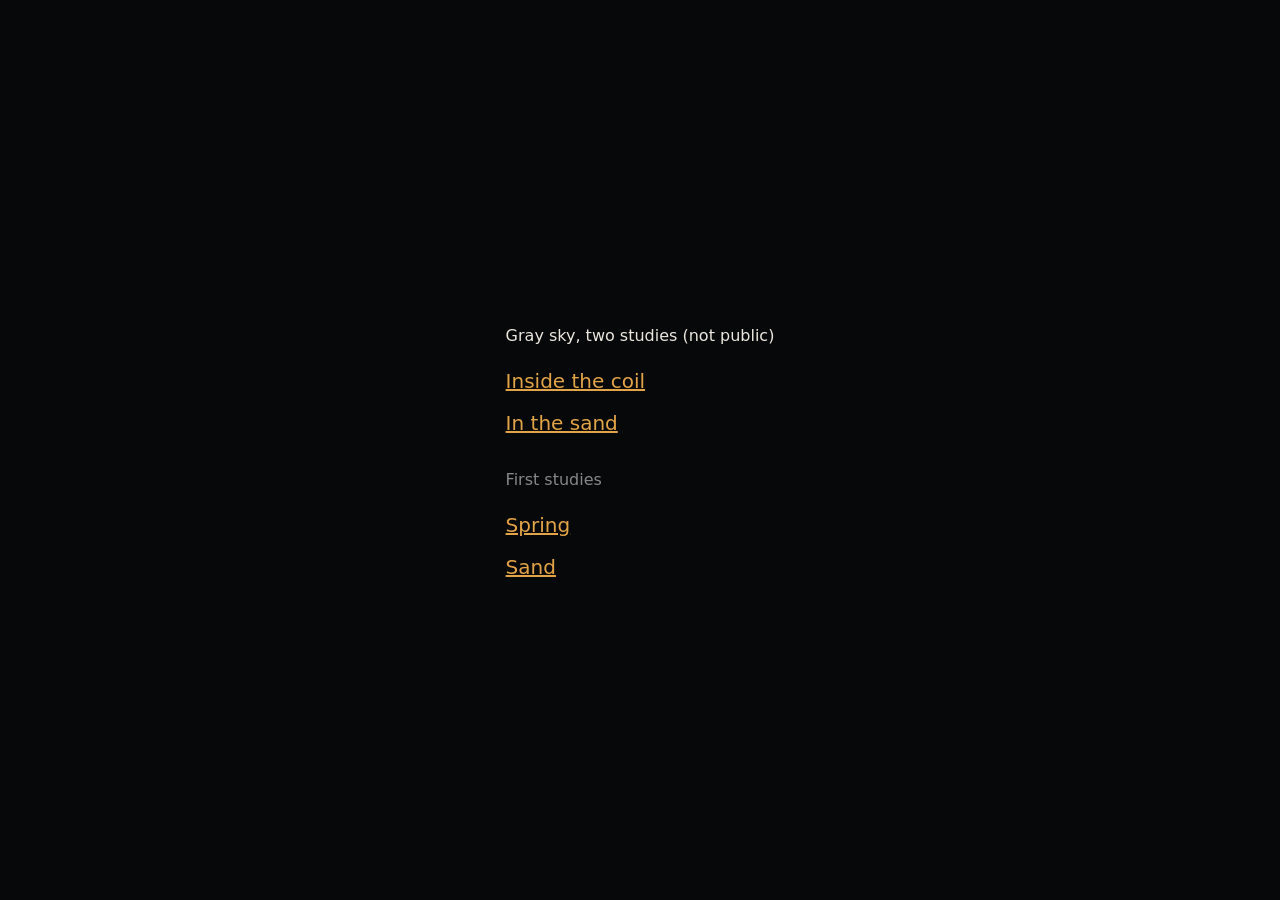
<file: between-the-lines/lab/gray-sky/index.html>
<!doctype html>
<html lang="en"><head><meta charset="utf-8"><meta name="viewport" content="width=device-width, initial-scale=1"><meta name="robots" content="noindex, nofollow">
<title>Gray sky · studies</title>
<style>body{margin:0;min-height:100vh;display:grid;place-items:center;background:#07080a;color:#ece7de;font:16px/1.6 system-ui,sans-serif}a{color:#e2a446;display:block;margin:10px 0;font-size:20px}</style></head>
<body><main><p>Gray sky, two studies (not public)</p><a href="tunnel/">Inside the coil</a><a href="dust/">In the sand</a><p style="margin-top:28px;color:#888">First studies</p><a href="spring/">Spring</a><a href="sand/">Sand</a></main></body></html>
</file>
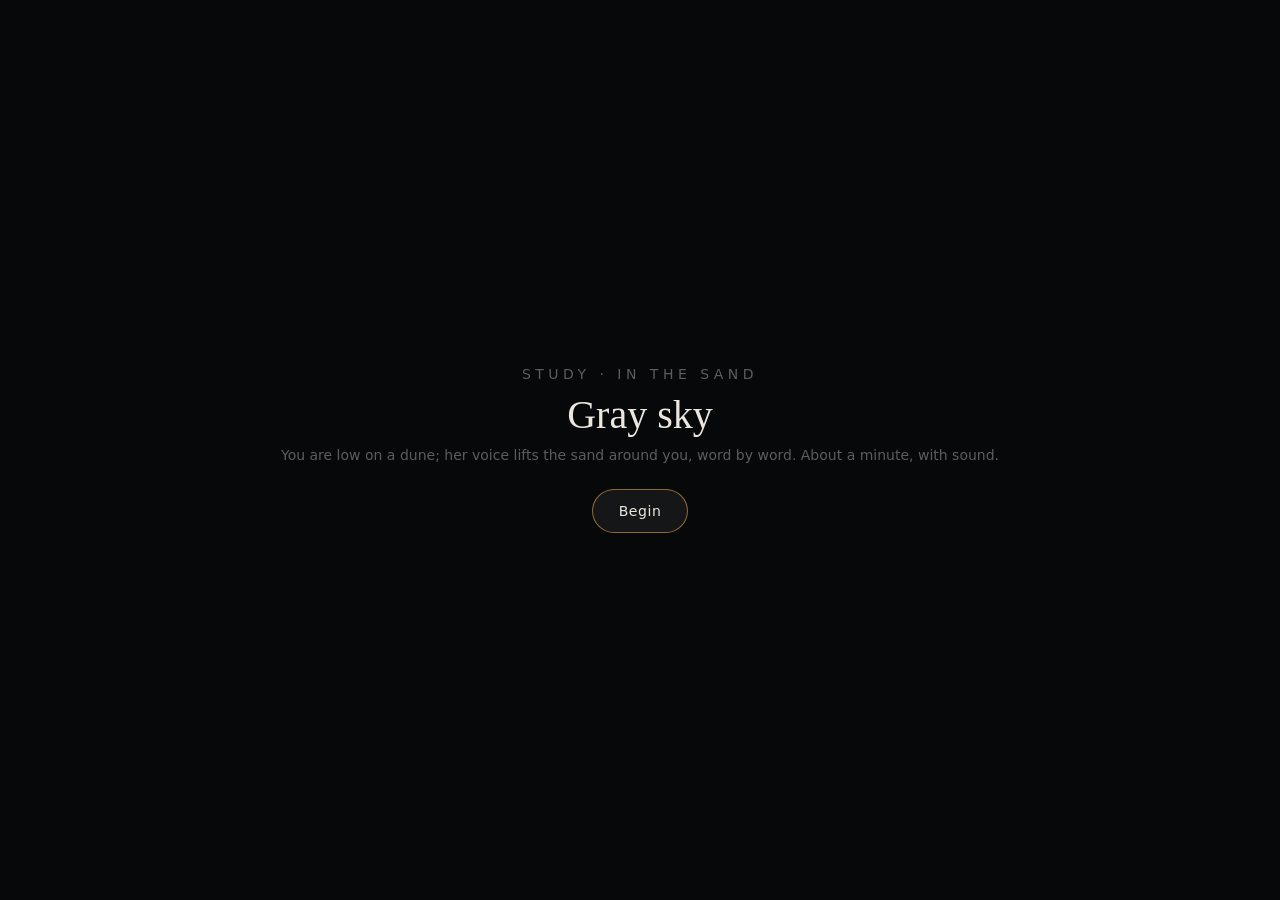
<file: between-the-lines/lab/gray-sky/dust/index.html>
<!doctype html>
<html lang="en">
<head>
<meta charset="utf-8">
<meta name="viewport" content="width=device-width, initial-scale=1, viewport-fit=cover">
<meta name="robots" content="noindex, nofollow">
<meta name="theme-color" content="#050506">
<title>Gray sky · in the sand</title>
<link rel="stylesheet" href="../shell.css">
</head>
<body>
<canvas id="c"></canvas>
<div class="cap" id="cap" aria-live="off"></div>
<div class="bar"><button id="bPlay" type="button">Play</button><button id="bRestart" type="button">Restart</button><button id="bCap" type="button">Words: on</button></div>
<div class="start" id="start"><div><h1>Study · in the sand</h1><h2>Gray sky</h2><p>You are low on a dune; her voice lifts the sand around you, word by word. About a minute, with sound.</p><button id="begin" type="button">Begin</button></div></div>
<script type="module">
/*
 * In the sand. You are low on a dune at dusk, drifting slowly forward; the light is the last of the day,
 * raking across the ripples, and it fades to gray as the essay does. Her words lift the sand around you,
 * simulated on the graphics card (65,536 grains on a phone, 147,456 elsewhere), stepped at 120 Hz up to her
 * voice's clock; grains near you pass out of focus, large and soft, as through a lens.
 * Each word throws grains up, from the voice's own measures, normalised to this take's range:
 *   loudness (p10..p95 -> 0..1)  how high and how many, and how near you (louder lands closer)
 *   pitch    (p10..p90 -> 0..1)  where across the dune (low left, high right)
 *   pitch slope                  which way the plume swirls
 *   length of the word           how wide the plume is
 * Every "hope" lightens the air and puts blue into the light: the sand stops falling and hangs around you.
 * "...shall pass." lets half of it go; "Hope...", after the silence, throws one tall plume ahead of you;
 * at "distraction" the air gives out and everything comes down, and the light goes gray.
 */
import * as THREE from "../three.module.min.js";
import { VOICE, runStudy } from "../shell.js";
import { createPost } from "../post.js";

const canvas = document.getElementById("c");
const renderer = new THREE.WebGLRenderer({ canvas, antialias: false, powerPreference: "high-performance" });
renderer.setPixelRatio(Math.min(2, devicePixelRatio || 1));
const post = createPost(renderer, { bloom: 0.8, threshold: 0.75, grain: 0.05, vignette: 0.55, exposure: 1.0, tint: [1.0, 0.98, 0.95] });
const gl = renderer.getContext();
const FLOAT_OK = !!gl.getExtension("EXT_color_buffer_float");
const SIDE = matchMedia("(pointer: coarse)").matches ? 256 : 384;
const N = SIDE * SIDE;

// the dune: the same height everywhere it is asked for (CPU, simulation, drawing)
const H_GLSL = `float dune(vec2 p){ return 0.22 * sin(0.31 * p.x + 0.17 * p.y) + 0.12 * sin(0.53 * p.y - 0.21 * p.x + 1.3) + 0.05 * sin(1.1 * p.x + 0.7 * p.y + 2.0); }`;
const dune = (x, z) => 0.22 * Math.sin(0.31 * x + 0.17 * z) + 0.12 * Math.sin(0.53 * z - 0.21 * x + 1.3) + 0.05 * Math.sin(1.1 * x + 0.7 * z + 2.0);

// ---- the light over the essay: warm and low at first, gray by "true nature", a blue lift on each hope
const W = VOICE.words;
const iGray = W.findIndex((w) => w.t.startsWith("nature"));
const iLastHope = W.findIndex((w) => w.t.startsWith("Hope..."));
const iPass = W.findIndex((w) => w.t === "pass.");
const iFall = W.findIndex((w, i) => i > iLastHope && w.t.startsWith("distraction"));
const tGrayFrom = W[2].s, tGrayTo = W[iGray].e;

// ---- the simulation state
const rtOpts = { type: FLOAT_OK ? THREE.FloatType : THREE.HalfFloatType, format: THREE.RGBAFormat, minFilter: THREE.NearestFilter, magFilter: THREE.NearestFilter, depthBuffer: false };
let pos = [new THREE.WebGLRenderTarget(SIDE, SIDE, rtOpts), new THREE.WebGLRenderTarget(SIDE, SIDE, rtOpts)];
let vel = [new THREE.WebGLRenderTarget(SIDE, SIDE, rtOpts), new THREE.WebGLRenderTarget(SIDE, SIDE, rtOpts)];
function mulberry(a) { return () => { a |= 0; a = (a + 0x6d2b79f5) | 0; let t = Math.imul(a ^ (a >>> 15), 1 | a); t = (t + Math.imul(t ^ (t >>> 7), 61 | t)) ^ t; return ((t ^ (t >>> 14)) >>> 0) / 4294967296; }; }
const P0 = new Float32Array(N * 4), V0 = new Float32Array(N * 4);
{
  const R = mulberry(20261025);
  for (let i = 0; i < N; i++) {
    const x = (R() * 2 - 1) * 6.5, z = 1.5 - R() * 16;
    P0[i * 4] = x; P0[i * 4 + 1] = dune(x, z) + 0.005; P0[i * 4 + 2] = z; P0[i * 4 + 3] = 1;
    V0[i * 4 + 3] = R();
  }
}
const tex = (d) => { const t = new THREE.DataTexture(d, SIDE, SIDE, THREE.RGBAFormat, THREE.FloatType); t.needsUpdate = true; return t; };
const initPos = tex(P0), initVel = tex(V0);
const quadCam = new THREE.OrthographicCamera(-1, 1, 1, -1, 0, 1);
const quadScene = new THREE.Scene();
const quad = new THREE.Mesh(new THREE.PlaneGeometry(2, 2));
quadScene.add(quad);
const VS = "varying vec2 vUv; void main(){ vUv = uv; gl_Position = vec4(position.xy, 0.0, 1.0); }";
const copyMat = new THREE.ShaderMaterial({ uniforms: { t: { value: null } }, vertexShader: VS, fragmentShader: "uniform sampler2D t; varying vec2 vUv; void main(){ gl_FragColor = texture2D(t, vUv); }" });
const IMP = 4;
const velMat = new THREE.ShaderMaterial({
  uniforms: { tPos: { value: null }, tVel: { value: null }, dt: { value: 1 / 120 }, time: { value: 0 }, suspend: { value: 0 }, camZ: { value: 0 }, nImp: { value: 0 },
    imp: { value: Array.from({ length: IMP }, () => new THREE.Vector4()) }, impB: { value: Array.from({ length: IMP }, () => new THREE.Vector4()) } },
  vertexShader: VS,
  fragmentShader: `
    precision highp float;
    uniform sampler2D tPos, tVel; uniform float dt, time, suspend, camZ; uniform int nImp; uniform vec4 imp[${IMP}], impB[${IMP}];
    varying vec2 vUv;
    ${H_GLSL}
    float hash(vec2 p){ return fract(sin(dot(p, vec2(127.1, 311.7))) * 43758.5453); }
    vec3 wind(vec3 p, float t){
      return vec3(sin(p.y * 1.3 + t * 0.31) * cos(p.z * 0.9 - t * 0.23) + 0.5 * sin(p.y * 2.7 - t * 0.5),
                  sin(p.z * 0.9 + t * 0.27) * cos(p.x * 0.6 + t * 0.19) * 0.6,
                  sin(p.x * 0.9 - t * 0.21) * cos(p.y * 1.3 + t * 0.29));
    }
    void main(){
      vec4 P = texture2D(tPos, vUv), V = texture2D(tVel, vUv);
      vec3 p = P.xyz, v = V.xyz; float rest = P.w, seed = V.w;
      for (int k = 0; k < ${IMP}; k++) {
        if (k >= nImp) break;
        vec2 d = p.xz - imp[k].xy; float dist = length(d);
        if (dist < imp[k].z && rest > 0.5 && hash(vec2(seed * 91.7, impB[k].z)) < impB[k].y) {
          float f = pow(1.0 - dist / imp[k].z, 0.5) * imp[k].w * (0.55 + 0.45 * hash(vec2(seed, impB[k].z + 3.1)));
          float ang = 6.2831853 * hash(vec2(seed * 7.3, impB[k].z + 1.7));
          vec2 own = vec2(cos(ang), sin(ang));
          vec2 tang = (dist > 1e-4 ? vec2(-d.y, d.x) / dist : own) * impB[k].x;
          v = vec3((own * 0.35 + tang * 0.35) * f * 0.45, f * (0.7 + 0.6 * hash(vec2(seed * 3.1, impB[k].z + 5.3))));
          rest = 0.0;
        }
      }
      if (rest < 0.5) {
        float g = dune(p.xz);
        v.y -= 2.4 * (1.0 - 0.92 * suspend) * dt;
        v += wind(p, time) * (0.3 + 1.4 * suspend) * dt;
        // hope holds them at eye height, around you
        float band = g + 0.35 + 1.1 * fract(seed * 13.7);
        v.y += suspend * (band - p.y) * 1.8 * dt;
        v.x -= p.x * 0.06 * (0.3 + suspend) * dt;
        v.z -= (p.z - (camZ - 4.0)) * 0.05 * suspend * dt;
        v *= exp(-0.9 * dt);
      } else v = vec3(0.0);
      gl_FragColor = vec4(v, seed);
    }`,
});
const posMat = new THREE.ShaderMaterial({
  uniforms: { tPos: { value: null }, tVel: { value: null }, dt: { value: 1 / 120 } }, vertexShader: VS,
  fragmentShader: `
    precision highp float; uniform sampler2D tPos, tVel; uniform float dt; varying vec2 vUv;
    ${H_GLSL}
    void main(){
      vec4 P = texture2D(tPos, vUv), V = texture2D(tVel, vUv);
      vec3 p = P.xyz; float rest = P.w;
      if (dot(V.xyz, V.xyz) > 0.0) rest = 0.0;
      if (rest < 0.5) {
        p += V.xyz * dt;
        float ground = dune(p.xz) + 0.005;
        if (p.y <= ground && V.y <= 0.0) { p.y = ground; rest = 1.0; }
      }
      gl_FragColor = vec4(p, rest);
    }`,
});
function pass(mat, target) { quad.material = mat; renderer.setRenderTarget(target); renderer.render(quadScene, quadCam); renderer.setRenderTarget(null); }

const DT = 1 / 120;
const hopeTimes = W.filter((w, i) => w.hope && i !== iLastHope).map((w) => w.s);
let simT, suspend, target, tau, nextHope, camZ, blue;
function reset() {
  copyMat.uniforms.t.value = initPos; pass(copyMat, pos[0]);
  copyMat.uniforms.t.value = initVel; pass(copyMat, vel[0]);
  simT = 0; suspend = 0; target = 0; tau = 1.4; nextHope = 0; camZ = 2.2; blue = 0;
}
function step() {
  const t = simT;
  while (nextHope < hopeTimes.length && hopeTimes[nextHope] <= t) { target = Math.min(1, target + 0.2); blue = Math.min(1, blue + 0.45); nextHope++; }
  if (t >= W[iPass].s && t < W[iPass].s + DT) target *= 0.5;
  if (t >= W[iFall].s) { target = 0; tau = 0.5; }
  suspend += (target - suspend) * (1 - Math.exp(-DT / tau));
  blue *= Math.exp(-DT / 3);
  camZ -= DT * (t > W[iFall].s ? 0.02 : 0.085);
  const act = [];
  W.forEach((w, i) => { if (w.s <= t && t <= w.e && act.length < IMP) act.push([w, i]); });
  const u = velMat.uniforms;
  u.nImp.value = act.length;
  act.forEach(([w, i], k) => {
    const L = Math.pow(w.L, 1.4), P = w.P ?? 0.5;
    const plume = i === iLastHope;
    const h = Math.abs((Math.sin(i * 12.9898) * 43758.5453) % 1);
    const x = plume ? 0.2 : (P - 0.5) * 6;
    const z = camZ - (plume ? 5.5 : 1.8 + 7 * (1 - L) * (0.4 + 0.6 * h));
    const r = plume ? 0.35 : 0.7 + 1.2 * Math.min(1, (w.e - w.s) / 0.6);
    const strength = plume ? 4.6 : 1.2 + 2.6 * L;
    u.imp.value[k].set(x, z, r, strength);
    u.impB.value[k].set((w.S ?? 1) >= 0 ? 1 : -1, plume ? 0.95 : 0.35 + 0.55 * L, i + 0.5, w.s);
  });
  u.tPos.value = pos[0].texture; u.tVel.value = vel[0].texture; u.time.value = t; u.suspend.value = suspend; u.camZ.value = camZ;
  pass(velMat, vel[1]);
  posMat.uniforms.tPos.value = pos[0].texture; posMat.uniforms.tVel.value = vel[1].texture;
  pass(posMat, pos[1]);
  pos = [pos[1], pos[0]]; vel = [vel[1], vel[0]];
  simT += DT;
}
function stepTo(T) {
  if (T < simT - 1e-6) reset();
  let n = 0;
  while (simT + DT <= T && n++ < 12) step();
}

// ---- the world: sky, dune and dust, lit by one low light that changes over the essay
const scene = new THREE.Scene();
const camera = new THREE.PerspectiveCamera(50, 1, 0.03, 80);
const light = { dir: new THREE.Vector3(-0.92, 0.2, -0.33).normalize(), col: new THREE.Vector3(), amb: new THREE.Vector3() };
const common = { lightDir: { value: light.dir }, lightCol: { value: light.col }, amb: { value: light.amb }, eye: { value: new THREE.Vector3() } };

const sky = new THREE.Mesh(new THREE.SphereGeometry(60, 32, 16), new THREE.ShaderMaterial({
  uniforms: common, side: THREE.BackSide, depthWrite: false,
  vertexShader: "varying vec3 vDir; void main(){ vDir = normalize(position); gl_Position = projectionMatrix * modelViewMatrix * vec4(position, 1.0); }",
  fragmentShader: `uniform vec3 lightDir, lightCol, amb; varying vec3 vDir;
    void main(){
      vec3 d = normalize(vDir);
      float hz = exp(-abs(d.y) * 9.0);
      float sun = pow(max(dot(d, lightDir), 0.0), 6.0);
      vec3 c = amb * 0.6 * (0.3 + hz) + lightCol * (0.10 * hz + 0.35 * sun * hz);
      gl_FragColor = vec4(c, 1.0); }`,
}));
scene.add(sky);

const floorGeo = new THREE.PlaneGeometry(60, 60, 240, 240);
floorGeo.rotateX(-Math.PI / 2);
const floorMat = new THREE.ShaderMaterial({
  uniforms: common,
  vertexShader: `${H_GLSL}
    varying vec3 vPos;
    void main(){ vec3 p = position; p.y = dune(p.xz); vPos = p; gl_Position = projectionMatrix * viewMatrix * vec4(p, 1.0); }`,
  fragmentShader: `precision highp float;
    uniform vec3 lightDir, lightCol, amb, eye; varying vec3 vPos;
    ${H_GLSL}
    float rippleAmp = 1.0;
    float ripple(vec2 p){ float w = p.x * 0.8 + p.y * 0.6 + 0.35 * sin(p.y * 1.3 + p.x * 0.4); return (sin(w * 9.0) * 0.012 + sin(w * 23.0 + p.x) * 0.003) * rippleAmp; }
    float hgt(vec2 p){ return dune(p) + ripple(p); }
    float hash(vec2 p){ return fract(sin(dot(p, vec2(12.9898, 78.233))) * 43758.5453); }
    void main(){
      vec2 p = vPos.xz; float e = 0.01;
      rippleAmp = exp(-0.22 * length(vPos - eye));   // ripples fade with distance, before they can shimmer
      vec3 n = normalize(vec3(hgt(p - vec2(e, 0.0)) - hgt(p + vec2(e, 0.0)), 2.0 * e, hgt(p - vec2(0.0, e)) - hgt(p + vec2(0.0, e))));
      vec3 sand = vec3(0.42, 0.35, 0.27);
      float dif = max(dot(n, lightDir), 0.0);
      vec3 v = normalize(eye - vPos);
      float sparkle = step(0.996, hash(floor(p * 260.0))) * pow(max(dot(reflect(-lightDir, n), v), 0.0), 8.0);
      vec3 c = sand * (lightCol * dif * 1.4 + amb * 0.35) + lightCol * sparkle * 1.5;
      float dist = length(vPos - eye);
      vec3 fogc = amb * 0.25 + lightCol * 0.05;
      c = mix(fogc, c, exp(-0.09 * dist));
      gl_FragColor = vec4(c, 1.0);
    }`,
});
scene.add(new THREE.Mesh(floorGeo, floorMat));

const refs = new Float32Array(N * 2);
for (let i = 0; i < N; i++) { refs[i * 2] = ((i % SIDE) + 0.5) / SIDE; refs[i * 2 + 1] = (Math.floor(i / SIDE) + 0.5) / SIDE; }
const pg = new THREE.BufferGeometry();
pg.setAttribute("position", new THREE.BufferAttribute(new Float32Array(N * 3), 3));
pg.setAttribute("ref", new THREE.BufferAttribute(refs, 2));
const dustMat = new THREE.ShaderMaterial({
  uniforms: { ...common, tPos: { value: null }, px: { value: 1 }, focus: { value: 3.2 } },
  transparent: true, depthWrite: false, blending: THREE.AdditiveBlending,
  vertexShader: `
    uniform sampler2D tPos; uniform float px, focus; uniform vec3 lightDir, lightCol, amb, eye;
    attribute vec2 ref; varying vec3 vCol; varying float vSoft;
    void main(){
      vec4 P = texture2D(tPos, ref);
      if (P.w > 0.5) { gl_Position = vec4(2.0, 2.0, 2.0, 1.0); gl_PointSize = 0.0; return; }   // at rest it is part of the dune
      vec4 mv = modelViewMatrix * vec4(P.xyz, 1.0);
      gl_Position = projectionMatrix * mv;
      float dist = -mv.z;
      float sharp = px * 0.018 / dist;                       // a grain's own size on screen
      float coc = px * 0.0055 * abs(dist - focus) / dist;     // the lens: out of focus, a soft disc
      float size = max(1.0, sharp + coc);
      gl_PointSize = size;
      vSoft = clamp(coc / size, 0.0, 1.0);
      // sunlit dust glows when the light is behind it (forward scattering)
      vec3 v = normalize(eye - P.xyz);
      float fwd = pow(max(dot(-v, lightDir), 0.0), 3.0);
      vec3 col = lightCol * (0.6 + 2.2 * fwd) + amb * 0.5;
      float energy = min(1.0, (sharp * sharp + 2.0) / (size * size));   // the same light spread over a larger disc
      vCol = col * energy * 0.65;
    }`,
  fragmentShader: `varying vec3 vCol; varying float vSoft;
    void main(){ vec2 c = gl_PointCoord - 0.5; float r = length(c) * 2.0; if (r > 1.0) discard;
      float a = mix(1.0 - r * r, smoothstep(1.0, 0.82, r) * (0.75 + 0.25 * r), vSoft);
      gl_FragColor = vec4(vCol * a, 1.0); }`,
});
const dust = new THREE.Points(pg, dustMat);
dust.frustumCulled = false;
scene.add(dust);

const WARM = new THREE.Vector3(1.0, 0.6, 0.32).multiplyScalar(1.5), GRAY = new THREE.Vector3(0.5, 0.55, 0.62).multiplyScalar(0.55);
const BLUE = new THREE.Vector3(0.35, 0.55, 1.0);
let aspect = 1;
function resize(w, h) {
  renderer.setSize(w, h, false);
  post.setSize(w, h);
  aspect = w / h;
  camera.aspect = aspect;
  camera.fov = aspect < 1 ? 64 : 48;
  camera.updateProjectionMatrix();
  dustMat.uniforms.px.value = h * renderer.getPixelRatio() / (2 * Math.tan(THREE.MathUtils.degToRad(camera.fov) / 2));
}
function render(T) {
  const k = THREE.MathUtils.smoothstep(T, tGrayFrom, tGrayTo);
  light.col.copy(WARM).lerp(GRAY, k);
  if (T > W[iFall].s) light.col.multiplyScalar(1 - 0.45 * Math.min(1, (T - W[iFall].s) / 3));
  light.amb.set(0.05, 0.055, 0.07).addScaledVector(BLUE, 0.16 * blue);
  light.col.addScaledVector(BLUE, 0.35 * blue);
  const x = 0.25 * Math.sin(T * 0.09);
  const y = dune(x, camZ) + 0.42 + 0.04 * Math.sin(T * 0.21);
  camera.position.set(x, y, camZ);
  camera.lookAt(x * 0.4 - 0.2, dune(0, camZ - 6) + 0.55, camZ - 6);
  common.eye.value.copy(camera.position);
  sky.position.copy(camera.position);
  dustMat.uniforms.tPos.value = pos[0].texture;
  post.render(scene, camera, T);
}

window.__study = { reset, stepTo, render, resize, state: () => ({ simT, suspend: +suspend.toFixed(3), camZ: +camZ.toFixed(2), side: SIDE }) };
runStudy(window.__study);
</script>
</body>
</html>
</file>
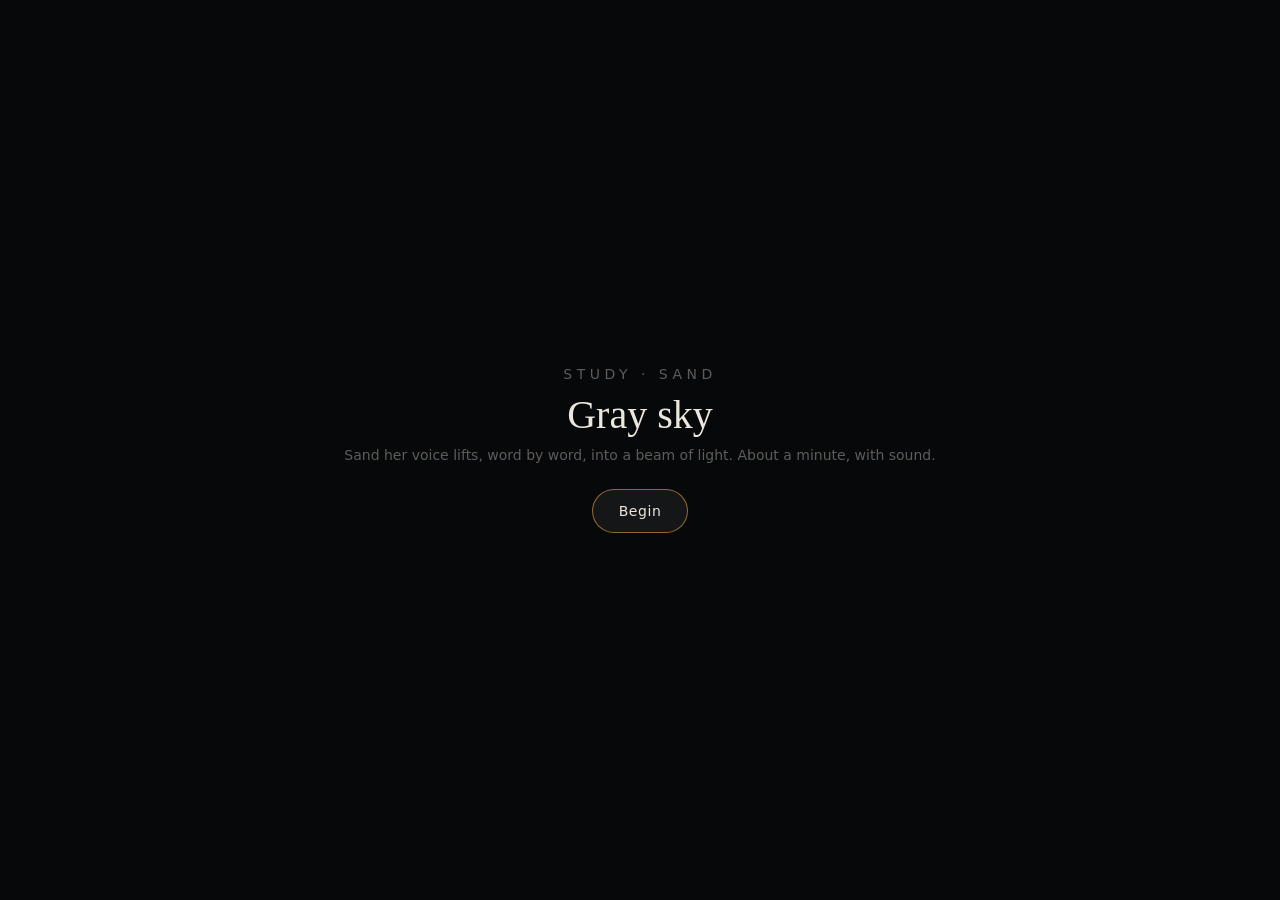
<file: between-the-lines/lab/gray-sky/sand/index.html>
<!doctype html>
<html lang="en">
<head>
<meta charset="utf-8">
<meta name="viewport" content="width=device-width, initial-scale=1, viewport-fit=cover">
<meta name="robots" content="noindex, nofollow">
<meta name="theme-color" content="#07080a">
<title>Gray sky · sand study</title>
<link rel="stylesheet" href="../shell.css">
</head>
<body>
<canvas id="c"></canvas>
<div class="cap" id="cap" aria-live="off"></div>
<div class="bar"><button id="bPlay" type="button">Play</button><button id="bRestart" type="button">Restart</button><button id="bCap" type="button">Words: on</button></div>
<div class="start" id="start"><div><h1>Study · sand</h1><h2>Gray sky</h2><p>Sand her voice lifts, word by word, into a beam of light. About a minute, with sound.</p><button id="begin" type="button">Begin</button></div></div>
<script type="module">
/*
 * The sand: a dune of grains in the dark under one beam of light, simulated on the graphics card
 * (65,536 grains on a phone, 147,456 elsewhere), stepped at 120 Hz up to her voice's clock.
 * Each word lifts grains, from the voice's own measures, normalised to this take's range:
 *   loudness (p10..p95 -> 0..1)  how high it throws them (to the power 1.4) and how many go up
 *   pitch    (p10..p90 -> 0..1)  where along the dune it lifts (low left, high right)
 *   pitch slope                  which way the plume swirls
 *   length of the word           how wide the plume is
 * Grains at rest stay where they lie until a word lifts them; aloft they feel gravity, air and a soft
 * swirling wind, and where they land they stay, so the dune keeps a memory of what was said.
 * Every "hope" lightens the air (gravity eases, the wind rises): more and more stays suspended.
 * "...shall pass." lets half of it go; "Hope...", after the silence, throws one tall thin plume;
 * at "distraction" the air gives out and everything comes down.
 */
import * as THREE from "../three.module.min.js";
import { VOICE, runStudy } from "../shell.js";

const canvas = document.getElementById("c");
const renderer = new THREE.WebGLRenderer({ canvas, antialias: false, powerPreference: "high-performance" });
renderer.setPixelRatio(Math.min(2, devicePixelRatio || 1));
renderer.setClearColor(0x07080a, 1);
const gl = renderer.getContext();
const FLOAT_OK = renderer.capabilities.isWebGL2 && !!gl.getExtension("EXT_color_buffer_float");
const SIDE = matchMedia("(pointer: coarse)").matches ? 256 : 384;
const N = SIDE * SIDE;

// ---- the simulation's state: positions (xyz, w = 1 at rest) and velocities (xyz, w = the grain's own random)
const rtOpts = { type: FLOAT_OK ? THREE.FloatType : THREE.HalfFloatType, format: THREE.RGBAFormat, minFilter: THREE.NearestFilter, magFilter: THREE.NearestFilter, depthBuffer: false, stencilBuffer: false };
let pos = [new THREE.WebGLRenderTarget(SIDE, SIDE, rtOpts), new THREE.WebGLRenderTarget(SIDE, SIDE, rtOpts)];
let vel = [new THREE.WebGLRenderTarget(SIDE, SIDE, rtOpts), new THREE.WebGLRenderTarget(SIDE, SIDE, rtOpts)];

// the dune at the start: a long low drift, denser in the middle; every grain at rest
function mulberry(a) { return () => { a |= 0; a = (a + 0x6d2b79f5) | 0; let t = Math.imul(a ^ (a >>> 15), 1 | a); t = (t + Math.imul(t ^ (t >>> 7), 61 | t)) ^ t; return ((t ^ (t >>> 14)) >>> 0) / 4294967296; }; }
const P0 = new Float32Array(N * 4), V0 = new Float32Array(N * 4);
{
  const R = mulberry(20261025);
  for (let i = 0; i < N; i++) {
    const g = () => (R() + R() + R() - 1.5) / 1.5;      // a soft bell
    const x = g() * 3.2, z = g() * 1.0;
    const top = 0.42 * Math.exp(-(x * x) / 5 - (z * z) / 0.8);
    P0[i * 4] = x; P0[i * 4 + 1] = top * Math.pow(R(), 0.6) + 0.004; P0[i * 4 + 2] = z; P0[i * 4 + 3] = 1;
    V0[i * 4 + 3] = R();
  }
}
const initPos = new THREE.DataTexture(P0, SIDE, SIDE, THREE.RGBAFormat, THREE.FloatType); initPos.needsUpdate = true;
const initVel = new THREE.DataTexture(V0, SIDE, SIDE, THREE.RGBAFormat, THREE.FloatType); initVel.needsUpdate = true;

const quadCam = new THREE.OrthographicCamera(-1, 1, 1, -1, 0, 1);
const quadScene = new THREE.Scene();
const quad = new THREE.Mesh(new THREE.PlaneGeometry(2, 2));
quadScene.add(quad);
const VS = "varying vec2 vUv; void main(){ vUv = uv; gl_Position = vec4(position.xy, 0.0, 1.0); }";
const copyMat = new THREE.ShaderMaterial({ uniforms: { t: { value: null } }, vertexShader: VS, fragmentShader: "uniform sampler2D t; varying vec2 vUv; void main(){ gl_FragColor = texture2D(t, vUv); }" });

const IMP = 4; // at most this many words at once
const velMat = new THREE.ShaderMaterial({
  uniforms: {
    tPos: { value: null }, tVel: { value: null }, dt: { value: 1 / 120 }, time: { value: 0 },
    suspend: { value: 0 }, nImp: { value: 0 },
    imp: { value: Array.from({ length: IMP }, () => new THREE.Vector4()) },   // x, z, radius, strength
    impB: { value: Array.from({ length: IMP }, () => new THREE.Vector4()) },  // swirl, share lifted, word id, start
  },
  vertexShader: VS,
  fragmentShader: `
    precision highp float;
    uniform sampler2D tPos, tVel; uniform float dt, time, suspend; uniform int nImp;
    uniform vec4 imp[${IMP}], impB[${IMP}];
    varying vec2 vUv;
    float hash(vec2 p){ return fract(sin(dot(p, vec2(127.1, 311.7))) * 43758.5453); }
    // a soft swirling wind: the curl of a few slow sine fields (divergence-free, so the dust curls and drifts)
    vec3 wind(vec3 p, float t){
      float a = 0.9, b = 1.3;
      vec3 w;
      w.x = sin(p.y * b + t * 0.31) * cos(p.z * a - t * 0.23) + 0.5 * sin(p.y * 2.7 - t * 0.5);
      w.y = sin(p.z * a + t * 0.27) * cos(p.x * 0.6 + t * 0.19) * 0.6;
      w.z = sin(p.x * a - t * 0.21) * cos(p.y * b + t * 0.29);
      return w;
    }
    void main(){
      vec4 P = texture2D(tPos, vUv), V = texture2D(tVel, vUv);
      vec3 p = P.xyz, v = V.xyz; float rest = P.w, seed = V.w;
      // the words she is saying lift grains near where they land
      for (int k = 0; k < ${IMP}; k++) {
        if (k >= nImp) break;
        vec2 d = p.xz - imp[k].xy;
        float r = imp[k].z, dist = length(d);
        if (dist < r && rest > 0.5) {   // a word lifts grains that lie still: one throw each
          float share = impB[k].y;
          if (hash(vec2(seed * 91.7, impB[k].z)) < share) {
            float f = pow(1.0 - dist / r, 0.6) * imp[k].w * (0.55 + 0.45 * hash(vec2(seed, impB[k].z + 3.1)));
            // each grain leaves in its own direction (no rings): mostly up, a little out, swirling one way
            float ang = 6.2831853 * hash(vec2(seed * 7.3, impB[k].z + 1.7));
            vec2 own = vec2(cos(ang), sin(ang));
            vec2 out2 = dist > 1e-4 ? d / dist : own;
            vec2 tang = vec2(-out2.y, out2.x) * impB[k].x;
            float up = 0.7 + 0.6 * hash(vec2(seed * 3.1, impB[k].z + 5.3));
            v = vec3((own * 0.3 + tang * 0.3) * f * 0.4, f * up);
            rest = 0.0;
          }
        }
      }
      if (rest < 0.5) {
        float G = 2.4 * (1.0 - 0.9 * suspend);
        v.y -= G * dt;
        v += wind(p, time) * (0.35 + 1.8 * suspend) * dt;
        v.y += suspend * 1.6 * max(0.0, wind(p + 3.7, time * 0.7).y + 0.45) * dt;
        // hope holds them up: while the air is light, grains drift toward a band above the dune and hang there
        v.y += suspend * (1.15 + 0.45 * sin(seed * 40.0) - p.y) * 1.6 * dt;
        v.xz -= p.xz * vec2(0.05, 0.12) * (0.3 + suspend) * dt;   // and the drift stays over the dune
        v *= exp(-0.9 * dt);
      } else v = vec3(0.0);
      gl_FragColor = vec4(v, seed);
    }`,
});
const posMat = new THREE.ShaderMaterial({
  uniforms: { tPos: { value: null }, tVel: { value: null }, dt: { value: 1 / 120 } },
  vertexShader: VS,
  fragmentShader: `
    precision highp float;
    uniform sampler2D tPos, tVel; uniform float dt; varying vec2 vUv;
    void main(){
      vec4 P = texture2D(tPos, vUv), V = texture2D(tVel, vUv);
      vec3 p = P.xyz; float rest = P.w;
      if (dot(V.xyz, V.xyz) > 0.0) rest = 0.0;
      if (rest < 0.5) {
        p += V.xyz * dt;
        float ground = 0.004 + 0.06 * V.w;          // where it lands: a thin layer, each grain its own height
        if (p.y <= ground && V.y <= 0.0) { p.y = ground; rest = 1.0; }
        p.xz = clamp(p.xz, vec2(-7.0, -4.0), vec2(7.0, 4.0));
      }
      gl_FragColor = vec4(p, rest);
    }`,
});

function pass(mat, target) { quad.material = mat; renderer.setRenderTarget(target); renderer.render(quadScene, quadCam); renderer.setRenderTarget(null); }

// ---- the words, and the moments the text sets
const W = VOICE.words;
const iLastHope = W.findIndex((w) => w.t.startsWith("Hope..."));
const iPass = W.findIndex((w) => w.t === "pass.");
const iFall = W.findIndex((w, i) => i > iLastHope && w.t.startsWith("distraction"));
const DT = 1 / 120;
let simT, suspend, target, tau, nextHope;
const hopeTimes = W.filter((w, i) => w.hope && i !== iLastHope).map((w) => w.s);

function reset() {
  copyMat.uniforms.t.value = initPos; pass(copyMat, pos[0]);
  copyMat.uniforms.t.value = initVel; pass(copyMat, vel[0]);
  simT = 0; suspend = 0; target = 0; tau = 1.4; nextHope = 0;
}

function step() {
  const t = simT;
  while (nextHope < hopeTimes.length && hopeTimes[nextHope] <= t) { target = Math.min(1, target + 0.2); nextHope++; }
  if (t >= W[iPass].s && t < W[iPass].s + DT) target *= 0.5;
  if (t >= W[iFall].s) { target = 0; tau = 0.5; }
  suspend += (target - suspend) * (1 - Math.exp(-DT / tau));

  const act = [];
  W.forEach((w, i) => { if (w.s <= t && t <= w.e && act.length < IMP) act.push([w, i]); });
  const u = velMat.uniforms;
  u.nImp.value = act.length;
  act.forEach(([w, i], k) => {
    const L = Math.pow(w.L, 1.4);
    const P = w.P ?? 0.5;
    const plume = i === iLastHope;
    const x = (P - 0.5) * 5.2;
    const z = ((Math.sin(i * 12.9898) * 43758.5453) % 1) * 0.9;
    const r = plume ? 0.3 : 0.6 + 1.0 * Math.min(1, (w.e - w.s) / 0.6);
    const strength = plume ? 4.2 : 1.1 + 2.4 * L;   // a throw, in units a second: about 0.25 to 2 high
    u.imp.value[k].set(plume ? 0 : x, plume ? 0 : z, r, strength);
    u.impB.value[k].set((w.S ?? 1) >= 0 ? 1 : -1, plume ? 0.9 : 0.35 + 0.55 * L, i + 0.5, w.s);
  });
  u.tPos.value = pos[0].texture; u.tVel.value = vel[0].texture; u.time.value = t; u.suspend.value = suspend;
  pass(velMat, vel[1]);
  posMat.uniforms.tPos.value = pos[0].texture; posMat.uniforms.tVel.value = vel[1].texture;
  pass(posMat, pos[1]);
  pos = [pos[1], pos[0]]; vel = [vel[1], vel[0]];
  simT += DT;
}
function stepTo(T) {
  if (T < simT - 1e-6) reset();
  let n = 0;
  while (simT + DT <= T && n++ < 12) step();   // at most 12 steps a frame; a slow device trails, it never jumps
}

// ---- drawing: each grain a point of dust, lit by one beam from the upper left
const scene = new THREE.Scene();
const camera = new THREE.PerspectiveCamera(34, 1, 0.1, 60);
const refs = new Float32Array(N * 2);
for (let i = 0; i < N; i++) { refs[i * 2] = ((i % SIDE) + 0.5) / SIDE; refs[i * 2 + 1] = (Math.floor(i / SIDE) + 0.5) / SIDE; }
const pg = new THREE.BufferGeometry();
pg.setAttribute("position", new THREE.BufferAttribute(new Float32Array(N * 3), 3));
pg.setAttribute("ref", new THREE.BufferAttribute(refs, 2));
const dustMat = new THREE.ShaderMaterial({
  uniforms: { tPos: { value: null }, size: { value: 1 }, dpr: { value: 1 } },
  transparent: true, depthWrite: false, blending: THREE.AdditiveBlending,
  vertexShader: `
    uniform sampler2D tPos; uniform float size, dpr; attribute vec2 ref; varying vec3 vCol; varying float vA;
    void main(){
      vec4 P = texture2D(tPos, ref);
      vec3 p = P.xyz;
      vec4 mv = modelViewMatrix * vec4(p, 1.0);
      gl_Position = projectionMatrix * mv;
      // the beam: from the upper left, through a point above the dune
      vec3 dir = normalize(vec3(0.55, -1.0, 0.2)), o = vec3(-0.2, 0.9, 0.0);
      vec3 q = p - o; float along = dot(q, dir); float d2 = dot(q, q) - along * along;
      float beam = exp(-d2 / 1.1);
      float air = 1.0 - P.w;
      vec3 cool = vec3(0.32, 0.38, 0.5), warm = vec3(1.0, 0.8, 0.55);
      vCol = mix(cool, warm, beam) * (0.09 + 0.55 * air + beam * (0.12 + 0.6 * air));
      vA = 0.75;
      gl_PointSize = size * dpr * (1.0 + 0.6 * air) / -mv.z;
    }`,
  fragmentShader: `
    varying vec3 vCol; varying float vA;
    void main(){ vec2 c = gl_PointCoord - 0.5; float r = dot(c, c); if (r > 0.25) discard; gl_FragColor = vec4(vCol, vA * (1.0 - r * 3.2)); }`,
});
const dust = new THREE.Points(pg, dustMat);
dust.frustumCulled = false;
scene.add(dust);

let aspect = 1;
function resize(w, h) {
  renderer.setSize(w, h, false);
  aspect = w / h;
  camera.aspect = aspect; camera.updateProjectionMatrix();
  dustMat.uniforms.dpr.value = renderer.getPixelRatio();
  dustMat.uniforms.size.value = SIDE === 256 ? 9 : 7;
}
function render(T) {
  const vf = THREE.MathUtils.degToRad(camera.fov);
  const hf = 2 * Math.atan(Math.tan(vf / 2) * aspect);
  const D = Math.max(5.2, 3.6 / Math.tan(hf / 2));
  const a = -0.18 + 0.1 * Math.sin(T * 0.06);
  camera.position.set(Math.sin(a) * D, 2.5 + 0.1 * Math.sin(T * 0.045), Math.cos(a) * D);
  camera.lookAt(0, 0.45, 0);
  dustMat.uniforms.tPos.value = pos[0].texture;
  renderer.setRenderTarget(null);
  renderer.render(scene, camera);
}

window.__study = { reset, stepTo, render, resize, state: () => ({ simT, suspend: +suspend.toFixed(3), float: FLOAT_OK ? 1 : 0, side: SIDE }) };
runStudy(window.__study);
</script>
</body>
</html>
</file>
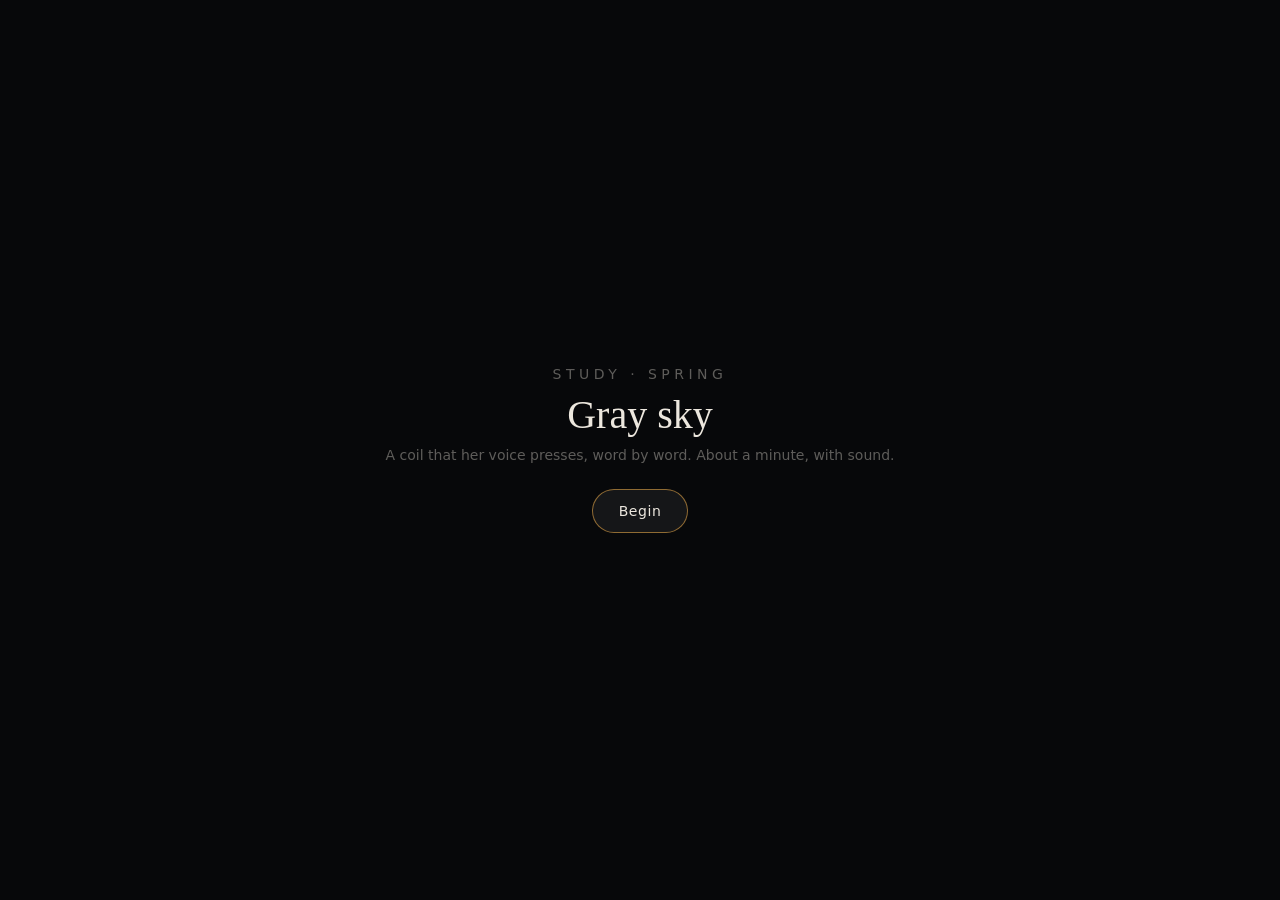
<file: between-the-lines/lab/gray-sky/spring/index.html>
<!doctype html>
<html lang="en">
<head>
<meta charset="utf-8">
<meta name="viewport" content="width=device-width, initial-scale=1, viewport-fit=cover">
<meta name="robots" content="noindex, nofollow">
<meta name="theme-color" content="#07080a">
<title>Gray sky · spring study</title>
<link rel="stylesheet" href="../shell.css">
</head>
<body>
<canvas id="c"></canvas>
<div class="cap" id="cap" aria-live="off"></div>
<div class="bar"><button id="bPlay" type="button">Play</button><button id="bRestart" type="button">Restart</button><button id="bCap" type="button">Words: on</button></div>
<div class="start" id="start"><div><h1>Study · spring</h1><h2>Gray sky</h2><p>A coil that her voice presses, word by word. About a minute, with sound.</p><button id="begin" type="button">Begin</button></div></div>
<script type="module">
/*
 * The spring: one coil, alone at night. Physics, not animation: the coil is a slinky-like chain of masses
 * (axial waves run along it, its turns bunching and spreading; lateral waves bend it), stepped at 240 Hz
 * up to her voice's clock. Each word pushes it, from the voice's own measures, normalised to this take's range:
 *   loudness (p10..p95 -> 0..1)  how hard (to the power 1.6, so quiet words barely stir it and loud ones strike)
 *   pitch    (p10..p90 -> 0..1)  where along the coil the push lands (low left, high right)
 *   pitch slope                  which way the push runs along the coil (rising: right, falling: left)
 *   length of the word           how wide the push is
 * Every "hope" winds it tighter (its resting length shrinks; a damped spring carries it there, overshooting a
 * little), "...shall pass." lets some of that go, "Hope..." after the silence is a single pluck, and the last
 * line damps it to rest, still wound. The blue in the light rises on each hope and fades.
 */
import * as THREE from "../three.module.min.js";
import { VOICE, runStudy } from "../shell.js";

const canvas = document.getElementById("c");
const renderer = new THREE.WebGLRenderer({ canvas, antialias: true, powerPreference: "high-performance" });
renderer.setPixelRatio(Math.min(2, devicePixelRatio || 1));
renderer.toneMapping = THREE.ACESFilmicToneMapping;
renderer.toneMappingExposure = 1.05;
renderer.shadowMap.enabled = true;
renderer.shadowMap.type = THREE.PCFSoftShadowMap;

const scene = new THREE.Scene();
scene.background = new THREE.Color(0x07080a);
scene.fog = new THREE.Fog(0x07080a, 7, 16);
const camera = new THREE.PerspectiveCamera(32, 1, 0.1, 50);

// ---- an environment for the metal to reflect: a dark room, a warm softbox, a cool panel
{
  const env = new THREE.Scene();
  env.add(new THREE.Mesh(new THREE.SphereGeometry(20, 32, 16), new THREE.MeshBasicMaterial({ color: new THREE.Color(0.012, 0.013, 0.016), side: THREE.BackSide })));
  const box = new THREE.Mesh(new THREE.PlaneGeometry(10, 6), new THREE.MeshBasicMaterial({ color: new THREE.Color(3.2, 2.5, 1.7), side: THREE.DoubleSide }));
  box.position.set(-6, 7, 5); box.lookAt(0, 0, 0); env.add(box);
  const cool = new THREE.Mesh(new THREE.PlaneGeometry(6, 10), new THREE.MeshBasicMaterial({ color: new THREE.Color(0.35, 0.55, 1.1), side: THREE.DoubleSide }));
  cool.position.set(8, 2, -4); cool.lookAt(0, 0, 0); env.add(cool);
  const pmrem = new THREE.PMREMGenerator(renderer);
  scene.environment = pmrem.fromScene(env, 0.02).texture;
}

const key = new THREE.DirectionalLight(0xffe2b8, 2.4);
key.position.set(-3, 6, 3);
key.castShadow = true;
key.shadow.mapSize.set(2048, 2048);
Object.assign(key.shadow.camera, { left: -4, right: 4, top: 3, bottom: -3, near: 1, far: 15 });
key.shadow.radius = 6;
key.shadow.bias = -0.0004;
scene.add(key);
const rim = new THREE.DirectionalLight(0x6f9cff, 0.25);
rim.position.set(4, 1.5, -4);
scene.add(rim);
scene.add(new THREE.AmbientLight(0xffffff, 0.04));

const floor = new THREE.Mesh(new THREE.PlaneGeometry(40, 40), new THREE.MeshStandardMaterial({ color: 0x0c0d0f, roughness: 0.82, metalness: 0 }));
floor.rotation.x = -Math.PI / 2;
floor.position.y = -0.95;
floor.receiveShadow = true;
scene.add(floor);

// ---- the coil's physics
const M = 160;                 // masses along the coil
const DT = 1 / 240;            // fixed step
const LENGTH = 4.2;            // at rest, world units
const KA = 6400, KL = 2500, KR = 4; // axial stiffness, lateral tension, lateral restoring pull (all per unit mass)
const CA0 = 1.2, CL0 = 1.0;    // damping
const u = new Float64Array(M), uv = new Float64Array(M);   // axial displacement, velocity
const y = new Float64Array(M), yv = new Float64Array(M);   // lateral (up)
const z = new Float64Array(M), zv = new Float64Array(M);   // lateral (toward the viewer)
const fu = new Float64Array(M), fy = new Float64Array(M), fz = new Float64Array(M);
let simT, scale, scaleV, scaleTarget, glow, nextEvent;

// the moments the text itself sets: every hope winds it; "pass." releases; "Hope..." plucks; the last line rests it
const W = VOICE.words;
const iLastHope = W.findIndex((w) => w.t.startsWith("Hope..."));
const iPass = W.findIndex((w) => w.t === "pass.");
const iRest = iLastHope + 1;
const events = [];
W.forEach((w, i) => {
  if (w.hope && i !== iLastHope) events.push({ t: w.s, kind: "wind" });
});
events.push({ t: W[iPass].s, kind: "release" });
events.push({ t: W[iLastHope].s, kind: "pluck" });
events.sort((a, b) => a.t - b.t);
const restFrom = W[iRest].s;

function reset() {
  u.fill(0); uv.fill(0); y.fill(0); yv.fill(0); z.fill(0); zv.fill(0);
  simT = 0; scale = 1; scaleV = 0; scaleTarget = 1; glow = 0; nextEvent = 0;
}

const gauss = (i, c, s) => Math.exp(-0.5 * ((i - c) / s) ** 2);

function step() {
  const t = simT;
  // events at word starts
  while (nextEvent < events.length && events[nextEvent].t <= t) {
    const e = events[nextEvent++];
    if (e.kind === "wind") { scaleTarget = Math.max(0.42, scaleTarget * 0.86); glow = Math.min(1, glow + 0.6); }
    if (e.kind === "release") scaleTarget += (1 - scaleTarget) * 0.4;
    if (e.kind === "pluck") {
      for (let i = 1; i < M - 1; i++) { const g = gauss(i, (M - 1) * 0.5, 9); yv[i] += 2.4 * g; zv[i] += 0.8 * g; }
      glow = Math.min(1, glow + 0.8);
    }
  }
  // the words she is saying now push it
  fu.fill(0); fy.fill(0); fz.fill(0);
  for (const w of W) {
    if (w.s > t) break;
    if (t > w.e) continue;
    const L = Math.pow(w.L, 1.6);
    const P = w.P ?? 0.5;
    const c = (0.1 + 0.8 * P) * (M - 1);
    const sig = 4 + 14 * Math.min(1, (w.e - w.s) / 0.6);
    const dir = (w.S ?? 1) >= 0 ? 1 : -1;
    for (let i = 1; i < M - 1; i++) {
      const g = gauss(i, c, sig);
      fu[i] += 1.6 * L * dir * g;
      fy[i] += 3.5 * L * g;
      fz[i] += 2.5 * (P - 0.5) * L * g;
    }
  }
  // the last line brings it to rest
  const settle = t < restFrom ? 1 : 1 + 5 * Math.min(1, (t - restFrom) / 4);
  const CA = CA0 * settle, CL = CL0 * settle;
  // discrete wave equations, per node: waves run sqrt(K) nodes a second (axial 80, lateral 50)
  for (let i = 1; i < M - 1; i++) {
    uv[i] += DT * (KA * (u[i + 1] - 2 * u[i] + u[i - 1]) - CA * uv[i] + fu[i]);
    yv[i] += DT * (KL * (y[i + 1] - 2 * y[i] + y[i - 1]) - KR * y[i] - CL * yv[i] + fy[i]);
    zv[i] += DT * (KL * (z[i + 1] - 2 * z[i] + z[i - 1]) - KR * z[i] - CL * zv[i] + fz[i]);
  }
  for (let i = 1; i < M - 1; i++) { u[i] += DT * uv[i]; y[i] += DT * yv[i]; z[i] += DT * zv[i]; }
  // its resting length follows the winding like a damped spring (a little overshoot)
  scaleV += DT * (40 * (scaleTarget - scale) - 5 * scaleV);
  scale += DT * scaleV;
  glow *= Math.exp(-DT / 2.5);
  simT += DT;
}

function stepTo(T) {
  if (T < simT - 1e-6) reset();
  let n = 0;
  while (simT + DT <= T && n++ < 2400) step();
}

// ---- the coil's shape: a helix laid along the chain, drawn as a lit tube
const TURNS = 34, SEG = 40, RADIUS = 0.3, WIRE = 0.018, RS = 10;
const K = TURNS * SEG + 1;
const pos = new Float32Array(K * (RS + 1) * 3), nor = new Float32Array(K * (RS + 1) * 3);
const idx = [];
for (let j = 0; j < K - 1; j++) for (let r = 0; r < RS; r++) {
  const a = j * (RS + 1) + r, b = (j + 1) * (RS + 1) + r;
  idx.push(a, b, a + 1, b, b + 1, a + 1);
}
const geo = new THREE.BufferGeometry();
geo.setAttribute("position", new THREE.BufferAttribute(pos, 3).setUsage(THREE.DynamicDrawUsage));
geo.setAttribute("normal", new THREE.BufferAttribute(nor, 3).setUsage(THREE.DynamicDrawUsage));
geo.setIndex(idx);
const coil = new THREE.Mesh(geo, new THREE.MeshPhysicalMaterial({ color: 0xd9b27a, metalness: 1, roughness: 0.26, clearcoat: 0.4, clearcoatRoughness: 0.3 }));
coil.castShadow = true;
coil.frustumCulled = false;
scene.add(coil);

const C = new Float32Array(K * 3), RD = new Float32Array(K * 3);
const sample = (arr, f) => { const i = Math.min(M - 2, Math.floor(f)); const a = f - i; return arr[i] * (1 - a) + arr[i + 1] * a; };
function shape() {
  for (let j = 0; j < K; j++) {
    const s = j / (K - 1), f = s * (M - 1);
    const th = 2 * Math.PI * TURNS * s;
    const ca = Math.cos(th), sa = Math.sin(th);
    C[j * 3] = (s - 0.5) * LENGTH * scale + sample(u, f);
    C[j * 3 + 1] = RADIUS * ca + sample(y, f);
    C[j * 3 + 2] = RADIUS * sa + sample(z, f);
    RD[j * 3] = 0; RD[j * 3 + 1] = ca; RD[j * 3 + 2] = sa;
  }
  const t = new THREE.Vector3(), n = new THREE.Vector3(), b = new THREE.Vector3(), d = new THREE.Vector3();
  for (let j = 0; j < K; j++) {
    const j0 = Math.max(0, j - 1), j1 = Math.min(K - 1, j + 1);
    t.set(C[j1 * 3] - C[j0 * 3], C[j1 * 3 + 1] - C[j0 * 3 + 1], C[j1 * 3 + 2] - C[j0 * 3 + 2]).normalize();
    n.set(RD[j * 3], RD[j * 3 + 1], RD[j * 3 + 2]);
    n.addScaledVector(t, -n.dot(t)).normalize();
    b.crossVectors(t, n);
    for (let r = 0; r <= RS; r++) {
      const ph = (r / RS) * Math.PI * 2;
      d.copy(n).multiplyScalar(Math.cos(ph)).addScaledVector(b, Math.sin(ph));
      const k = (j * (RS + 1) + r) * 3;
      pos[k] = C[j * 3] + WIRE * d.x; pos[k + 1] = C[j * 3 + 1] + WIRE * d.y; pos[k + 2] = C[j * 3 + 2] + WIRE * d.z;
      nor[k] = d.x; nor[k + 1] = d.y; nor[k + 2] = d.z;
    }
  }
  geo.attributes.position.needsUpdate = true;
  geo.attributes.normal.needsUpdate = true;
}

let aspect = 1;
function resize(w, h) {
  renderer.setSize(w, h, false);
  aspect = w / h;
  camera.aspect = aspect;
  camera.updateProjectionMatrix();
}
function render(T) {
  shape();
  rim.intensity = 0.25 + 1.6 * glow;
  // keep the whole coil in frame at any aspect, with a slow drift
  const vf = THREE.MathUtils.degToRad(camera.fov);
  const hf = 2 * Math.atan(Math.tan(vf / 2) * aspect);
  const D = Math.max(4.6, (LENGTH / 2 + 0.7) / Math.tan(hf / 2));
  const a = 0.32 + 0.12 * Math.sin(T * 0.07);
  camera.position.set(Math.sin(a) * D, 0.85 + 0.15 * Math.sin(T * 0.05), Math.cos(a) * D);
  camera.lookAt(0, -0.05, 0);
  scene.fog.near = D + 2; scene.fog.far = D + 11; // fog behind the coil, at any distance (a portrait phone stands far back)
  renderer.render(scene, camera);
}

window.__study = { reset, stepTo, render, resize, state: () => ({ simT, scale, maxU: Math.max(...u.map(Math.abs)), maxY: Math.max(...y.map(Math.abs)), maxZ: Math.max(...z.map(Math.abs)) }) };
runStudy(window.__study);
</script>
</body>
</html>
</file>
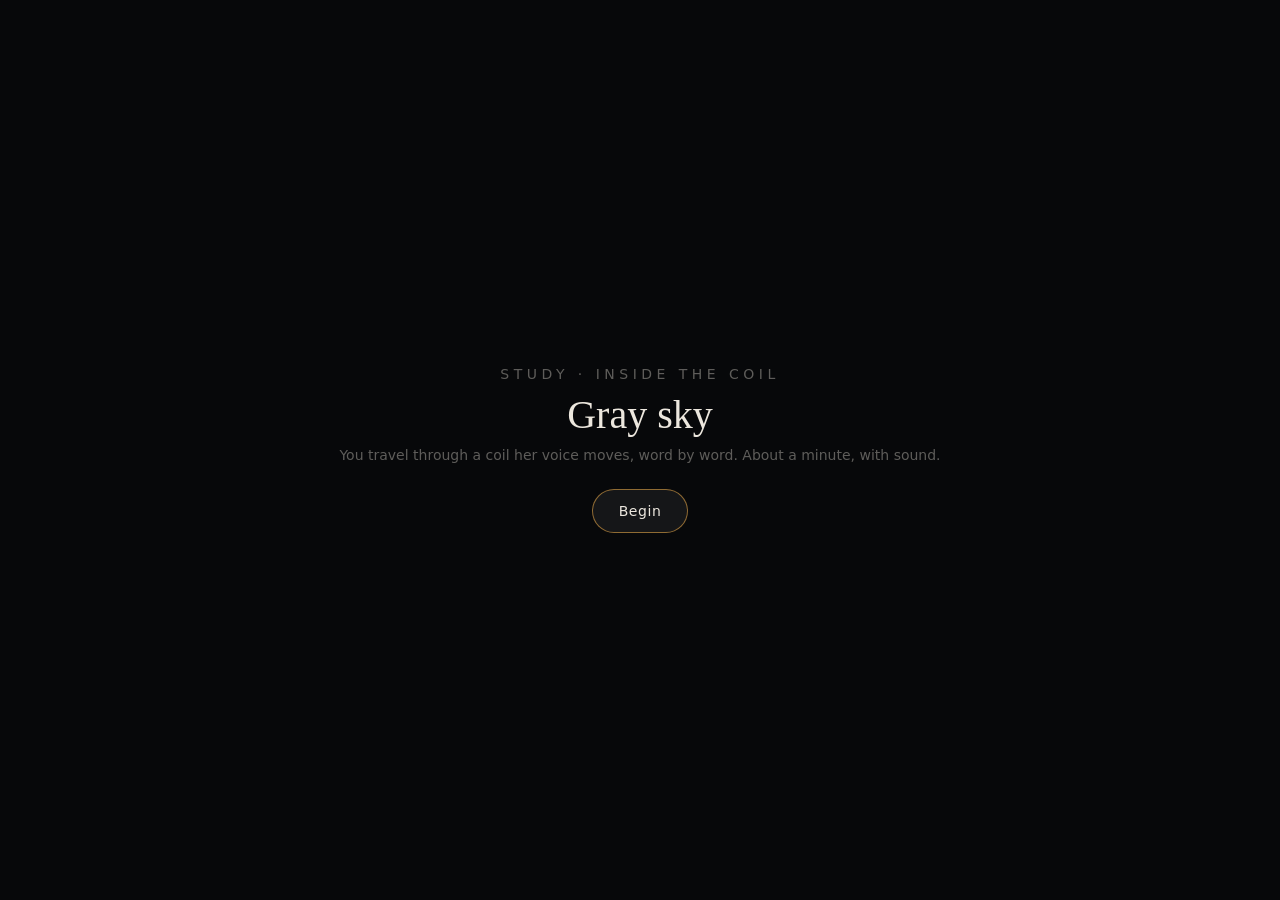
<file: between-the-lines/lab/gray-sky/tunnel/index.html>
<!doctype html>
<html lang="en">
<head>
<meta charset="utf-8">
<meta name="viewport" content="width=device-width, initial-scale=1, viewport-fit=cover">
<meta name="robots" content="noindex, nofollow">
<meta name="theme-color" content="#050506">
<title>Gray sky · inside the coil</title>
<link rel="stylesheet" href="../shell.css">
</head>
<body>
<canvas id="c"></canvas>
<div class="cap" id="cap" aria-live="off"></div>
<div class="bar"><button id="bPlay" type="button">Play</button><button id="bRestart" type="button">Restart</button><button id="bCap" type="button">Words: on</button></div>
<div class="start" id="start"><div><h1>Study · inside the coil</h1><h2>Gray sky</h2><p>You travel through a coil her voice moves, word by word. About a minute, with sound.</p><button id="begin" type="button">Begin</button></div></div>
<script type="module">
/*
 * Inside the coil. You travel down the middle of an endless brass coil, a lantern beside you, and far ahead
 * a light you never reach. The coil is physics, not animation: a chain of masses along its length (waves of
 * compression run along it, its walls bend and ripple), stepped at 240 Hz up to her voice's clock. The GPU
 * lays the wire along that chain each frame (the chain is uploaded as a texture; the vertex shader builds
 * the helix, its frame and the wire around it), so the whole tunnel fills any screen at full detail.
 * Each word moves it, from the voice's own measures, normalised to this take's range:
 *   loudness (p10..p95 -> 0..1)  how hard (to the power 1.5)
 *   pitch    (p10..p90 -> 0..1)  which side of the tunnel bulges (around the circle), and how far ahead
 *   pitch slope                  which way the compression runs (rising: away from you, falling: toward you)
 *   length of the word           how long a stretch of coil it moves
 * Every "hope" tightens the coil around you (its turns close up, its radius narrows) and brightens the far
 * light; "...shall pass." loosens it; "Hope...", after the silence, sends one ring of compression racing away
 * down the tunnel; at "distraction" the far light goes out, and the last line brings you, and it, to rest.
 */
import * as THREE from "../three.module.min.js";
import { VOICE, runStudy } from "../shell.js";
import { createPost } from "../post.js";

const canvas = document.getElementById("c");
const renderer = new THREE.WebGLRenderer({ canvas, antialias: false, powerPreference: "high-performance" });
renderer.setPixelRatio(Math.min(2, devicePixelRatio || 1));
const post = createPost(renderer, { bloom: 0.7, threshold: 0.9, grain: 0.045, vignette: 0.6, exposure: 1.0, tint: [1.0, 0.97, 0.92] });
const scene = new THREE.Scene();
scene.background = new THREE.Color(0, 0, 0);
const camera = new THREE.PerspectiveCamera(62, 1, 0.02, 80);

// ---- the chain: nodes along the coil's axis, 0.1 apart, from behind the start to beyond the end of the journey
const SP = 0.1, A0 = -6, M = 900;              // node spacing, first node's axial position, node count (to 84)
const DT = 1 / 240;
const KA = 2500, KL = 900, KR = 6;               // per node: axial stiffness, lateral tension, pull back to centre
const u = new Float32Array(M), uv = new Float32Array(M);    // axial displacement and velocity
const lx = new Float32Array(M), lxv = new Float32Array(M);  // lateral x
const ly = new Float32Array(M), lyv = new Float32Array(M);  // lateral y
const tex = new Float32Array(M * 4);
const chain = new THREE.DataTexture(tex, M, 1, THREE.RGBAFormat, THREE.FloatType);
chain.minFilter = chain.magFilter = THREE.NearestFilter;

const W = VOICE.words;
const iLastHope = W.findIndex((w) => w.t.startsWith("Hope..."));
const iPass = W.findIndex((w) => w.t === "pass.");
const iOut = W.findIndex((w, i) => i > iLastHope && w.t.startsWith("distraction"));
const iRest = iLastHope + 1;
const events = [];
W.forEach((w, i) => { if (w.hope && i !== iLastHope) events.push({ t: w.s, kind: "tighten" }); });
events.push({ t: W[iPass].s, kind: "loosen" }, { t: W[iLastHope].s, kind: "ring" }, { t: W[iOut].s, kind: "out" });
events.sort((a, b) => a.t - b.t);
const END = VOICE.durationSec;

let simT, camA, speed, tight, tightV, tightTarget, far, farTarget, nextEvent;
function reset() {
  u.fill(0); uv.fill(0); lx.fill(0); lxv.fill(0); ly.fill(0); lyv.fill(0);
  simT = 0; camA = 0; speed = 0.42; tight = 1; tightV = 0; tightTarget = 1; far = 0.15; farTarget = 0.15; nextEvent = 0;
}
const node = (a) => (a - A0) / SP;

function step() {
  const t = simT;
  while (nextEvent < events.length && events[nextEvent].t <= t) {
    const e = events[nextEvent++];
    if (e.kind === "tighten") { tightTarget = Math.max(0.5, tightTarget * 0.88); farTarget = Math.min(1.6, farTarget + 0.26); }
    if (e.kind === "loosen") tightTarget += (1 - tightTarget) * 0.45;
    if (e.kind === "ring") { const c = node(camA + 1.2); for (let i = 1; i < M - 1; i++) uv[i] -= 3.2 * Math.exp(-0.5 * ((i - c) / 3) ** 2); farTarget += 0.4; }
    if (e.kind === "out") farTarget = 0;
  }
  // the words she is saying now
  for (const w of W) {
    if (w.s > t) break;
    if (t > w.e) continue;
    const L = Math.pow(w.L, 1.5), P = w.P ?? 0.5;
    const c = node(camA + 2.5 + 7 * P);
    const sig = (0.4 + 1.2 * Math.min(1, (w.e - w.s) / 0.6)) / SP;
    const dir = (w.S ?? 1) >= 0 ? -1 : 1;           // rising pushes away from you (along -z)
    const ang = 2 * Math.PI * P + 0.6;
    const ca = Math.cos(ang), sa = Math.sin(ang);
    const i0 = Math.max(1, Math.floor(c - 3 * sig)), i1 = Math.min(M - 2, Math.ceil(c + 3 * sig));
    for (let i = i0; i <= i1; i++) {
      const g = Math.exp(-0.5 * ((i - c) / sig) ** 2);
      uv[i] += DT * 2.2 * L * dir * g;
      lxv[i] += DT * 3.2 * L * ca * g;
      lyv[i] += DT * 3.2 * L * sa * g;
    }
  }
  const settle = t < W[iRest].s ? 1 : 1 + 6 * Math.min(1, (t - W[iRest].s) / 4);
  const CA = 0.9 * settle, CL = 1.1 * settle;
  for (let i = 1; i < M - 1; i++) {
    uv[i] += DT * (KA * (u[i + 1] - 2 * u[i] + u[i - 1]) - CA * uv[i]);
    lxv[i] += DT * (KL * (lx[i + 1] - 2 * lx[i] + lx[i - 1]) - KR * lx[i] - CL * lxv[i]);
    lyv[i] += DT * (KL * (ly[i + 1] - 2 * ly[i] + ly[i - 1]) - KR * ly[i] - CL * lyv[i]);
  }
  for (let i = 1; i < M - 1; i++) { u[i] += DT * uv[i]; lx[i] += DT * lxv[i]; ly[i] += DT * lyv[i]; }
  tightV += DT * (30 * (tightTarget - tight) - 4.5 * tightV);
  tight += DT * tightV;
  far += (farTarget - far) * (1 - Math.exp(-DT / (farTarget === 0 ? 0.9 : 1.6)));
  // you travel on, slowing in the long silence and coming to rest with the last line
  const target = t > W[iRest].s ? 0 : (t > W[iPass].e && t < W[iLastHope].s) ? 0.12 : 0.42;
  speed += (target - speed) * (1 - Math.exp(-DT / 1.2));
  camA += speed * DT;
  simT += DT;
}
function stepTo(T) {
  if (T < simT - 1e-6) reset();
  let n = 0;
  while (simT + DT <= T && n++ < 2400) step();
}

// ---- the wire: a static grid in (position along the coil, angle around the wire); the GPU does the rest
const PITCH = 0.17, R0 = 1.3, WIRE = 0.03;
const SEG = 40, TURNS = 210, RS = 8;           // the visible stretch: 210 turns (about 36 units ahead)
const K = TURNS * SEG + 1;
const sAttr = new Float32Array(K * (RS + 1) * 2);
const index = [];
for (let j = 0; j < K; j++) for (let r = 0; r <= RS; r++) { const k = (j * (RS + 1) + r) * 2; sAttr[k] = j / SEG; sAttr[k + 1] = (r / RS) * Math.PI * 2; }
for (let j = 0; j < K - 1; j++) for (let r = 0; r < RS; r++) { const a = j * (RS + 1) + r, b = (j + 1) * (RS + 1) + r; index.push(a, b, a + 1, b, b + 1, a + 1); }
const geo = new THREE.BufferGeometry();
geo.setAttribute("position", new THREE.BufferAttribute(new Float32Array(K * (RS + 1) * 3), 3));
geo.setAttribute("sp", new THREE.BufferAttribute(sAttr, 2));
geo.setIndex(index);

const mat = new THREE.ShaderMaterial({
  uniforms: {
    chain: { value: chain }, M: { value: M }, A0: { value: A0 }, SP: { value: SP },
    aStart: { value: 0 }, camA: { value: 0 }, tight: { value: 1 }, pitch: { value: PITCH }, R0: { value: R0 }, wire: { value: WIRE },
    lantern: { value: new THREE.Vector3() }, farPos: { value: new THREE.Vector3() }, far: { value: 0 }, eye: { value: new THREE.Vector3() },
  },
  vertexShader: `
    precision highp float;
    uniform sampler2D chain; uniform float M, A0, SP, aStart, camA, tight, pitch, R0, wire;
    attribute vec2 sp;
    varying vec3 vPos, vNor; varying float vA;
    vec3 node(float a){
      float f = clamp((a - A0) / SP, 0.0, M - 2.0); float i = floor(f); float t = f - i;
      vec3 p = mix(texelFetch(chain, ivec2(int(i), 0), 0).xyz, texelFetch(chain, ivec2(int(i) + 1, 0), 0).xyz, t);
      return p;   // x: axial displacement, y, z: lateral
    }
    vec3 coil(float a){
      vec3 d = node(a);
      float th = 6.2831853 * a / pitch;
      float R = R0 * (0.62 + 0.38 * tight);
      float z = camA + (a + d.x - camA) * tight;      // tightening closes the turns up, measured from you
      return vec3(R * cos(th) + d.y, R * sin(th) + d.z, -z);
    }
    void main(){
      float a = aStart + sp.x * pitch;
      float e = pitch / 40.0;
      vec3 C = coil(a), T = normalize(coil(a + e) - coil(a - e));
      float th = 6.2831853 * a / pitch;
      vec3 N = vec3(cos(th), sin(th), 0.0); N = normalize(N - T * dot(N, T));
      vec3 B = cross(T, N);
      vec3 d = cos(sp.y) * N + sin(sp.y) * B;
      vPos = C + wire * d; vNor = d; vA = a;
      gl_Position = projectionMatrix * viewMatrix * vec4(vPos, 1.0);
    }`,
  fragmentShader: `
    precision highp float;
    uniform vec3 lantern, farPos, eye; uniform float far;
    varying vec3 vPos, vNor; varying float vA;
    void main(){
      vec3 n = normalize(vNor), v = normalize(eye - vPos);
      vec3 brass = vec3(0.95, 0.68, 0.38);
      // the lantern beside you: warm, falling off with distance
      vec3 Ld = lantern - vPos; float dl = length(Ld); vec3 l = Ld / dl;
      float att = 1.0 / (1.0 + 1.4 * dl * dl);
      vec3 h = normalize(l + v);
      vec3 col = brass * brass * (0.04 + 0.8 * max(dot(n, l), 0.0)) * att * 1.3;
      col += brass * pow(max(dot(n, h), 0.0), 80.0) * att * 3.0;
      // the far light, ahead: cooler, blue-gold, brighter with each hope
      vec3 Fd = farPos - vPos; float df = length(Fd); vec3 fl = Fd / df;
      float fatt = far / (1.0 + 0.012 * df * df);
      vec3 hf = normalize(fl + v);
      vec3 farCol = vec3(0.55, 0.7, 1.0);
      col += (brass * brass * 0.25 * max(dot(n, fl), 0.0) + farCol * pow(max(dot(n, hf), 0.0), 50.0) * 1.6) * fatt;
      // a faint cool sheen at grazing angles, and the dark swallowing the distance
      col += vec3(0.012, 0.018, 0.03) * pow(1.0 - max(dot(n, v), 0.0), 3.0);
      float dist = length(vPos - eye);
      col *= exp(-0.16 * dist);
      gl_FragColor = vec4(col, 1.0);
    }`,
});
const wireMesh = new THREE.Mesh(geo, mat);
wireMesh.frustumCulled = false;
scene.add(wireMesh);

// the far light itself: a soft glow you can see, deep in the tunnel
const glowMat = new THREE.ShaderMaterial({
  uniforms: { far: { value: 0 } }, transparent: true, depthWrite: false, blending: THREE.AdditiveBlending,
  vertexShader: "varying vec2 vUv; void main(){ vUv = uv; gl_Position = projectionMatrix * modelViewMatrix * vec4(position, 1.0); }",
  fragmentShader: "uniform float far; varying vec2 vUv; void main(){ float r = length(vUv - 0.5) * 2.0; float g = (exp(-r * r * 40.0) * 1.5 + exp(-r * r * 9.0) * 0.25) * far; gl_FragColor = vec4(vec3(0.75, 0.85, 1.0) * g, 1.0); }",
});
const glow = new THREE.Mesh(new THREE.PlaneGeometry(4, 4), glowMat);
scene.add(glow);

let aspect = 1;
function resize(w, h) {
  renderer.setSize(w, h, false);
  post.setSize(w, h);
  aspect = w / h;
  camera.aspect = aspect;
  camera.fov = aspect < 1 ? 74 : 62;           // a taller view on a phone held upright
  camera.updateProjectionMatrix();
}
function render(T) {
  for (let i = 0; i < M; i++) { tex[i * 4] = u[i]; tex[i * 4 + 1] = lx[i]; tex[i * 4 + 2] = ly[i]; }
  chain.needsUpdate = true;
  const U = mat.uniforms;
  U.camA.value = camA; U.tight.value = tight;
  U.aStart.value = Math.floor((camA - 2) / PITCH) * PITCH;
  // you sit a little off the axis and drift, so the walls pass at different distances (parallax)
  const ex = 0.32 * Math.sin(T * 0.11) + 0.12, ey = -0.18 + 0.12 * Math.sin(T * 0.07 + 1);
  camera.position.set(ex, ey, -camA);
  camera.lookAt(ex * 0.3 + 0.15 * Math.sin(T * 0.05), ey * 0.3, -camA - 6);
  U.eye.value.copy(camera.position);
  U.lantern.value.set(ex + 0.35, ey + 0.25, -camA - 0.4);
  U.farPos.value.set(0, 0, -camA - 26);
  U.far.value = far;
  glow.position.set(0, 0, -camA - 30); glow.lookAt(camera.position);
  glowMat.uniforms.far.value = far;
  post.render(scene, camera, T);
}

window.__study = { reset, stepTo, render, resize, state: () => ({ simT, camA: +camA.toFixed(2), tight: +tight.toFixed(3), far: +far.toFixed(2) }) };
runStudy(window.__study);
</script>
</body>
</html>
</file>
<file: between-the-lines/lab/gray-sky/shell.css>
/* The Gray sky studies: the canvas fills the screen; a quiet caption and three small controls sit over it. */
:root{--night:#07080a;--ink:#ece7de;--dim:rgba(236,231,222,.38);--gold:#e2a446;color-scheme:dark}
*{box-sizing:border-box}
html,body{margin:0;height:100%;background:var(--night);color:var(--ink);overflow:hidden;font-family:system-ui,-apple-system,"Segoe UI",Roboto,sans-serif;-webkit-tap-highlight-color:transparent}
canvas{position:fixed;inset:0;width:100%;height:100%;display:block;touch-action:none}
.cap{position:fixed;left:50%;transform:translateX(-50%);bottom:calc(64px + env(safe-area-inset-bottom,0px));width:min(92vw,820px);text-align:center;
  font:300 clamp(15px,2.1vw,20px)/1.5 Georgia,"Times New Roman",serif;color:var(--dim);pointer-events:none;text-wrap:balance;transition:opacity .4s}
.cap span{transition:color .18s ease,text-shadow .18s ease}
.cap span.said{color:rgba(236,231,222,.72)}
.cap span.now{color:#fff;text-shadow:0 0 14px rgba(226,164,70,.55)}
.cap.off{opacity:0}
.bar{position:fixed;left:0;right:0;bottom:calc(16px + env(safe-area-inset-bottom,0px));display:flex;justify-content:center;gap:10px}
.bar button,.start button{font:500 13px/1 system-ui,sans-serif;letter-spacing:.04em;color:var(--ink);background:rgba(255,255,255,.06);border:1px solid rgba(255,255,255,.14);
  border-radius:999px;padding:10px 16px;cursor:pointer}
.bar button:hover{background:rgba(255,255,255,.12)}
.start{position:fixed;inset:0;display:grid;place-items:center;text-align:center;background:var(--night);z-index:2;padding:24px}
.start h1{font:400 14px/1 system-ui,sans-serif;letter-spacing:.32em;text-transform:uppercase;color:var(--dim);margin:0 0 10px}
.start h2{font:300 clamp(26px,5vw,40px)/1.2 Georgia,serif;margin:0 0 8px}
.start p{color:var(--dim);margin:0 0 26px;font-size:14px}
.start button{padding:14px 26px;font-size:14px;border-color:rgba(226,164,70,.6)}
.gone{display:none}
</file>
